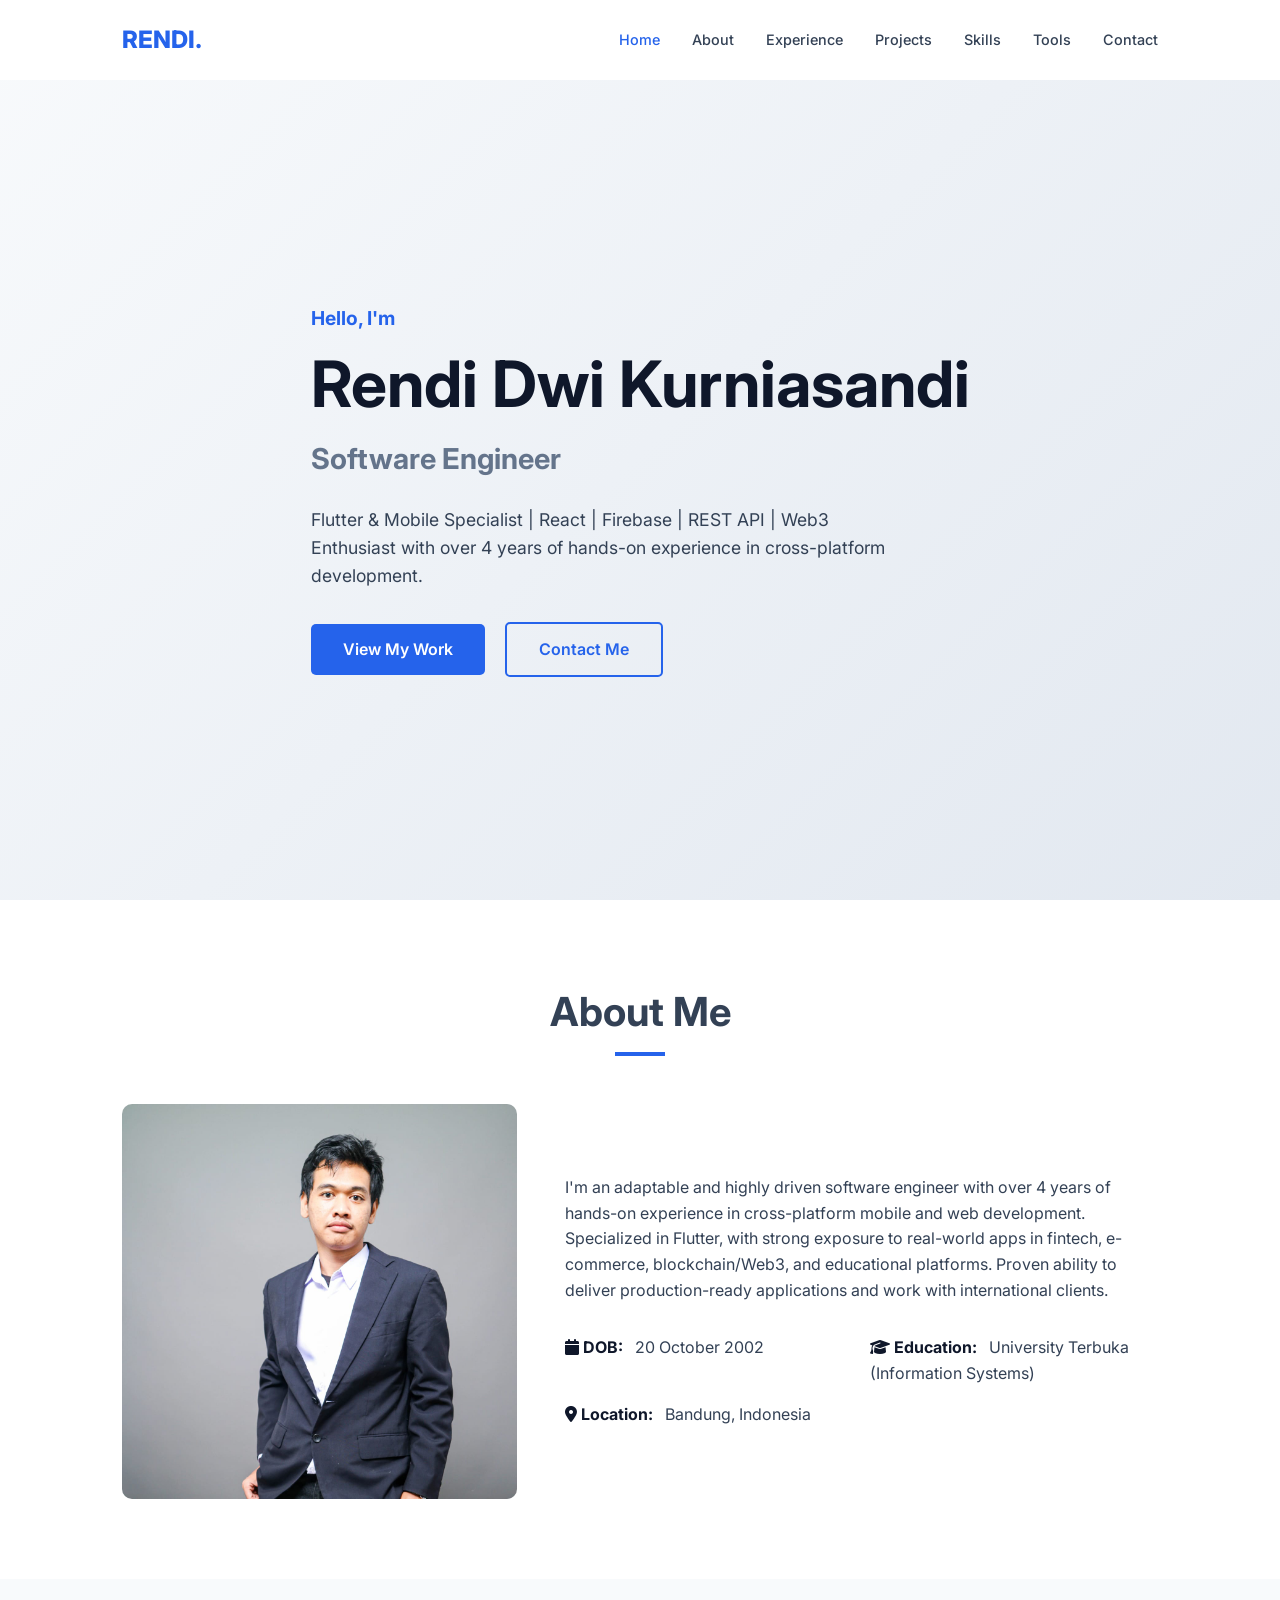
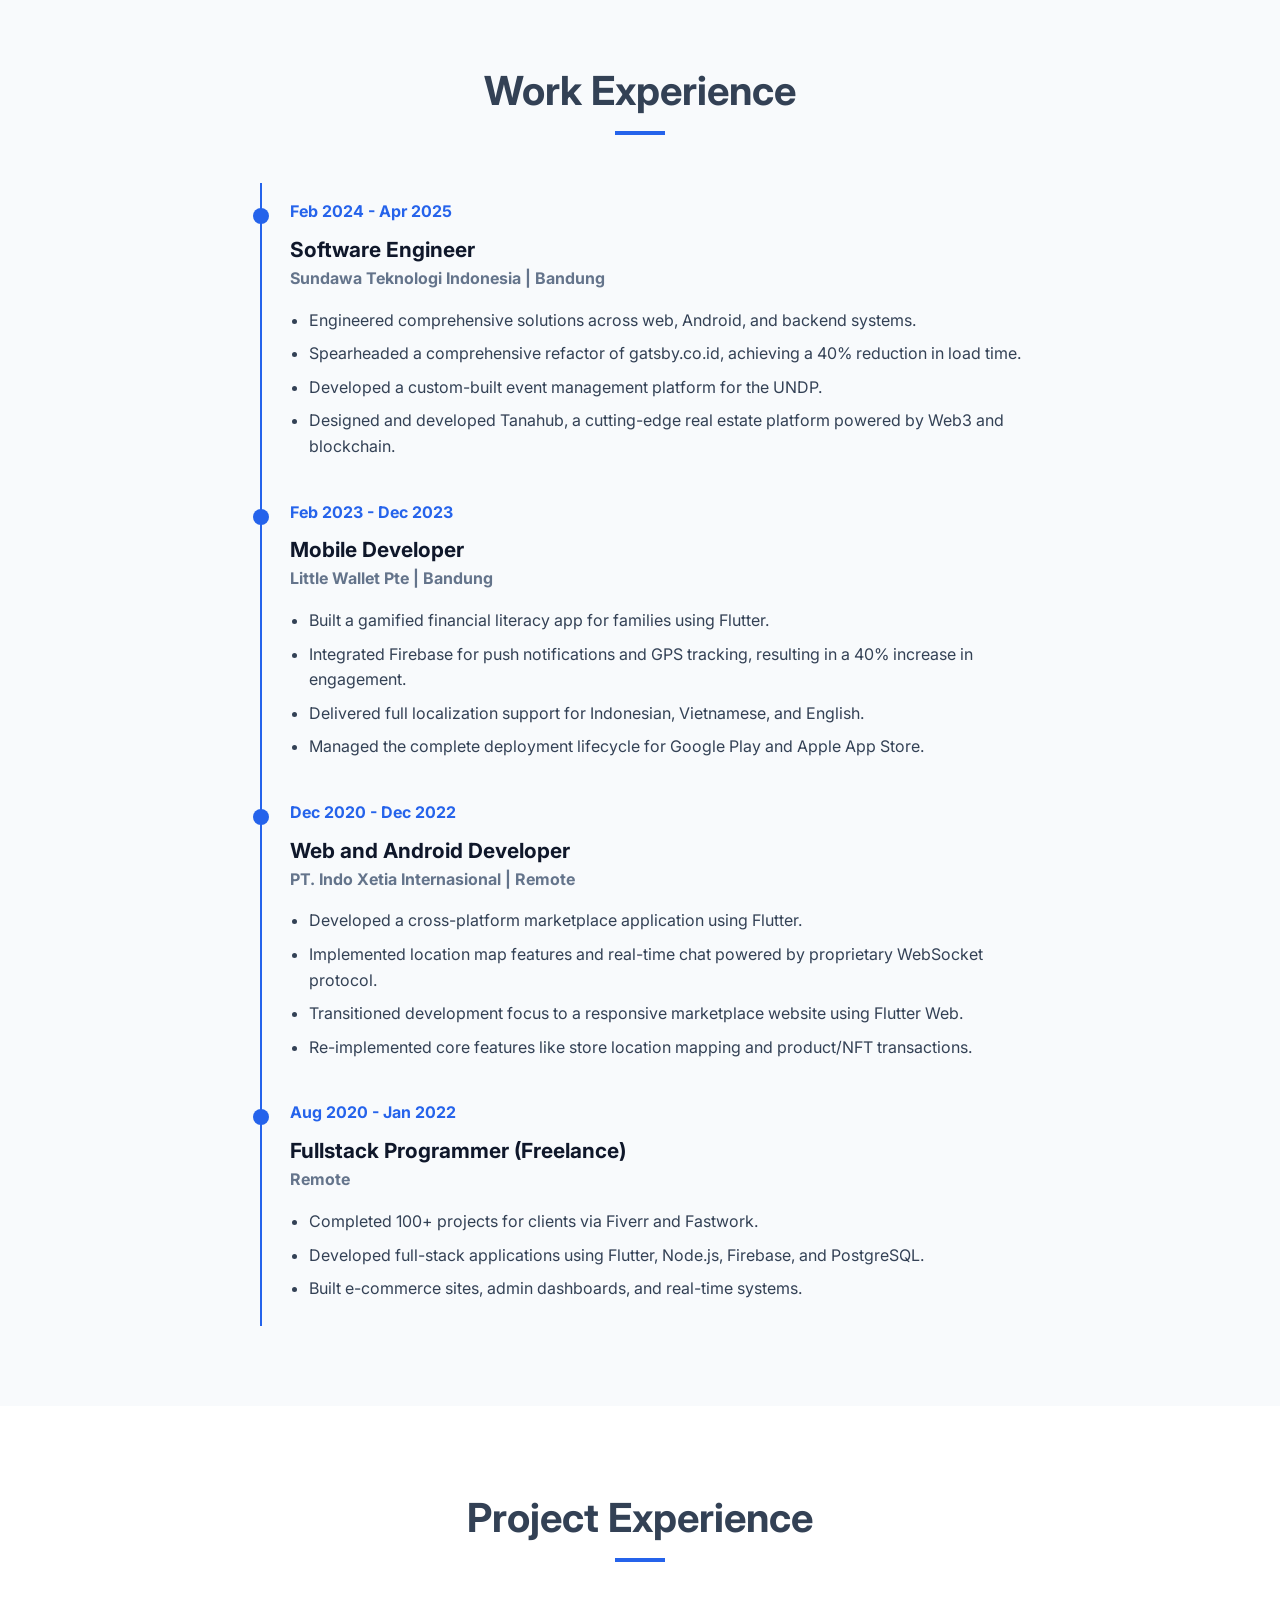
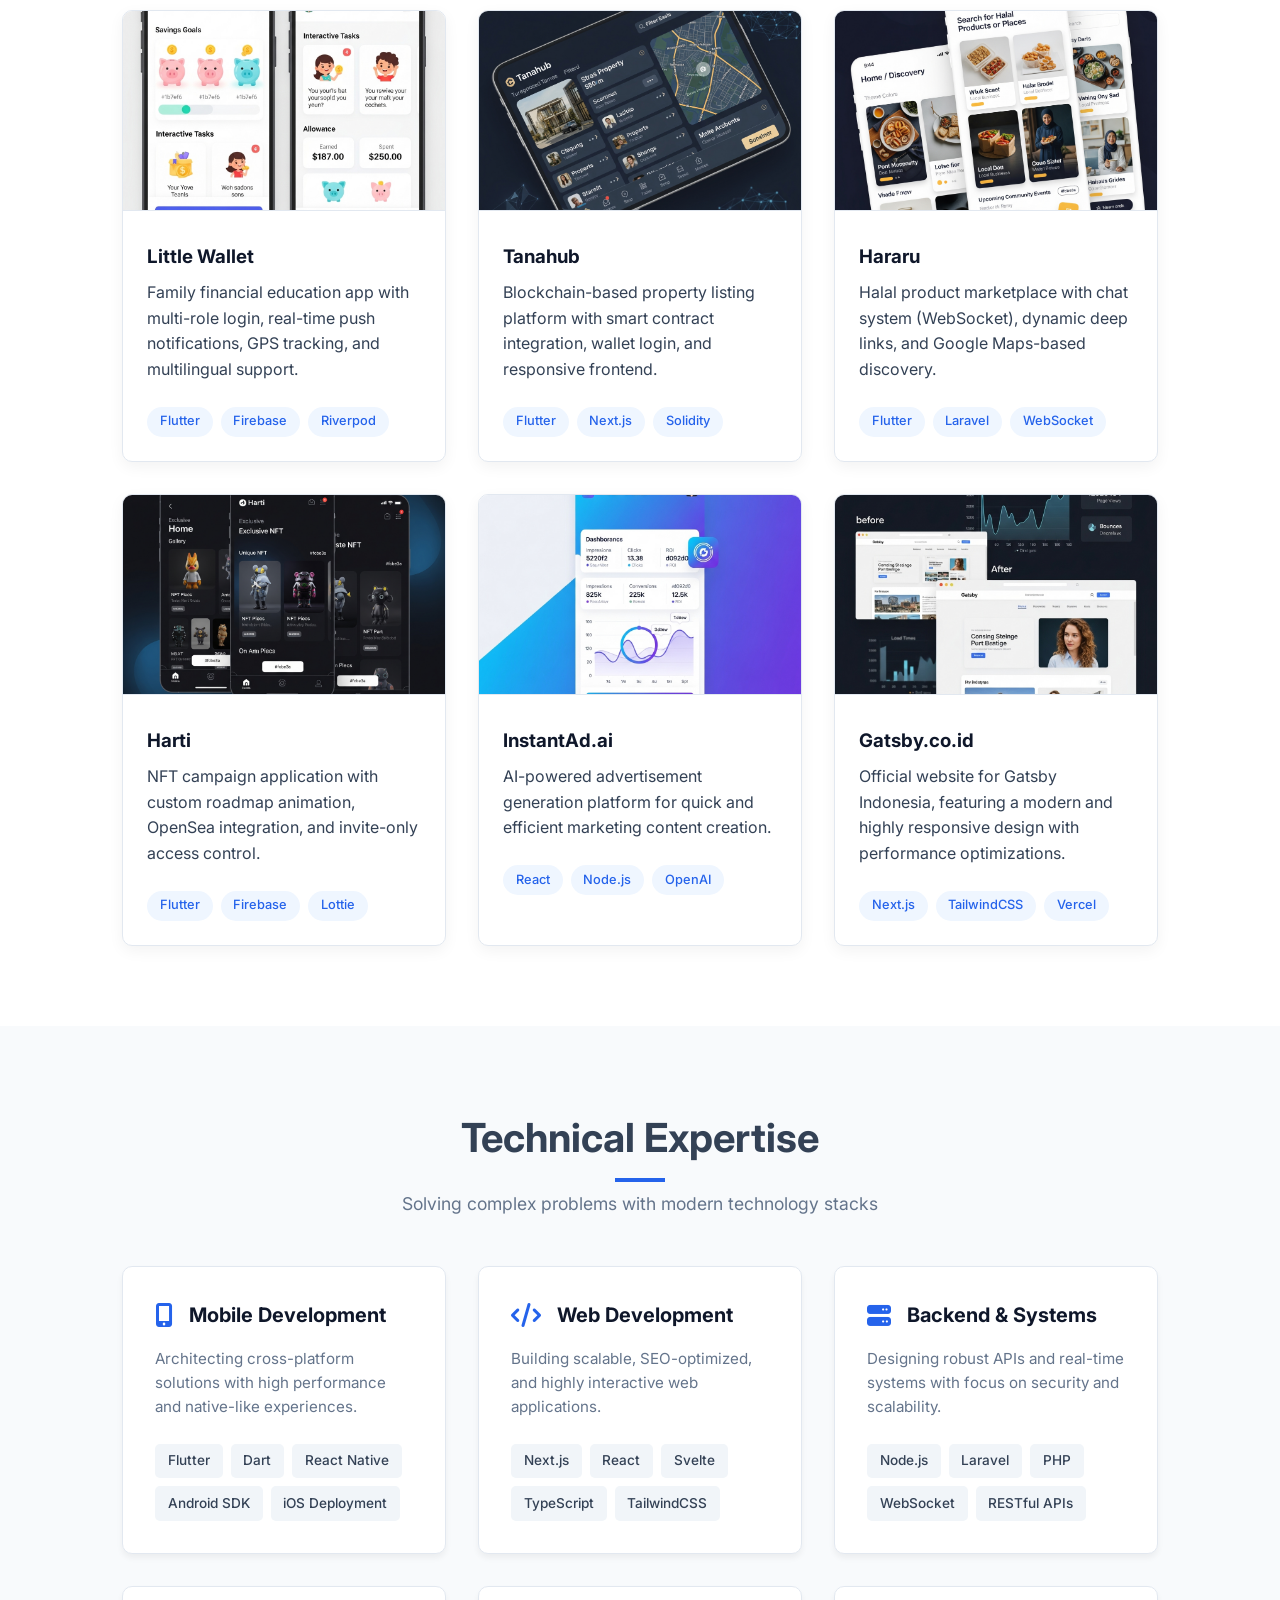
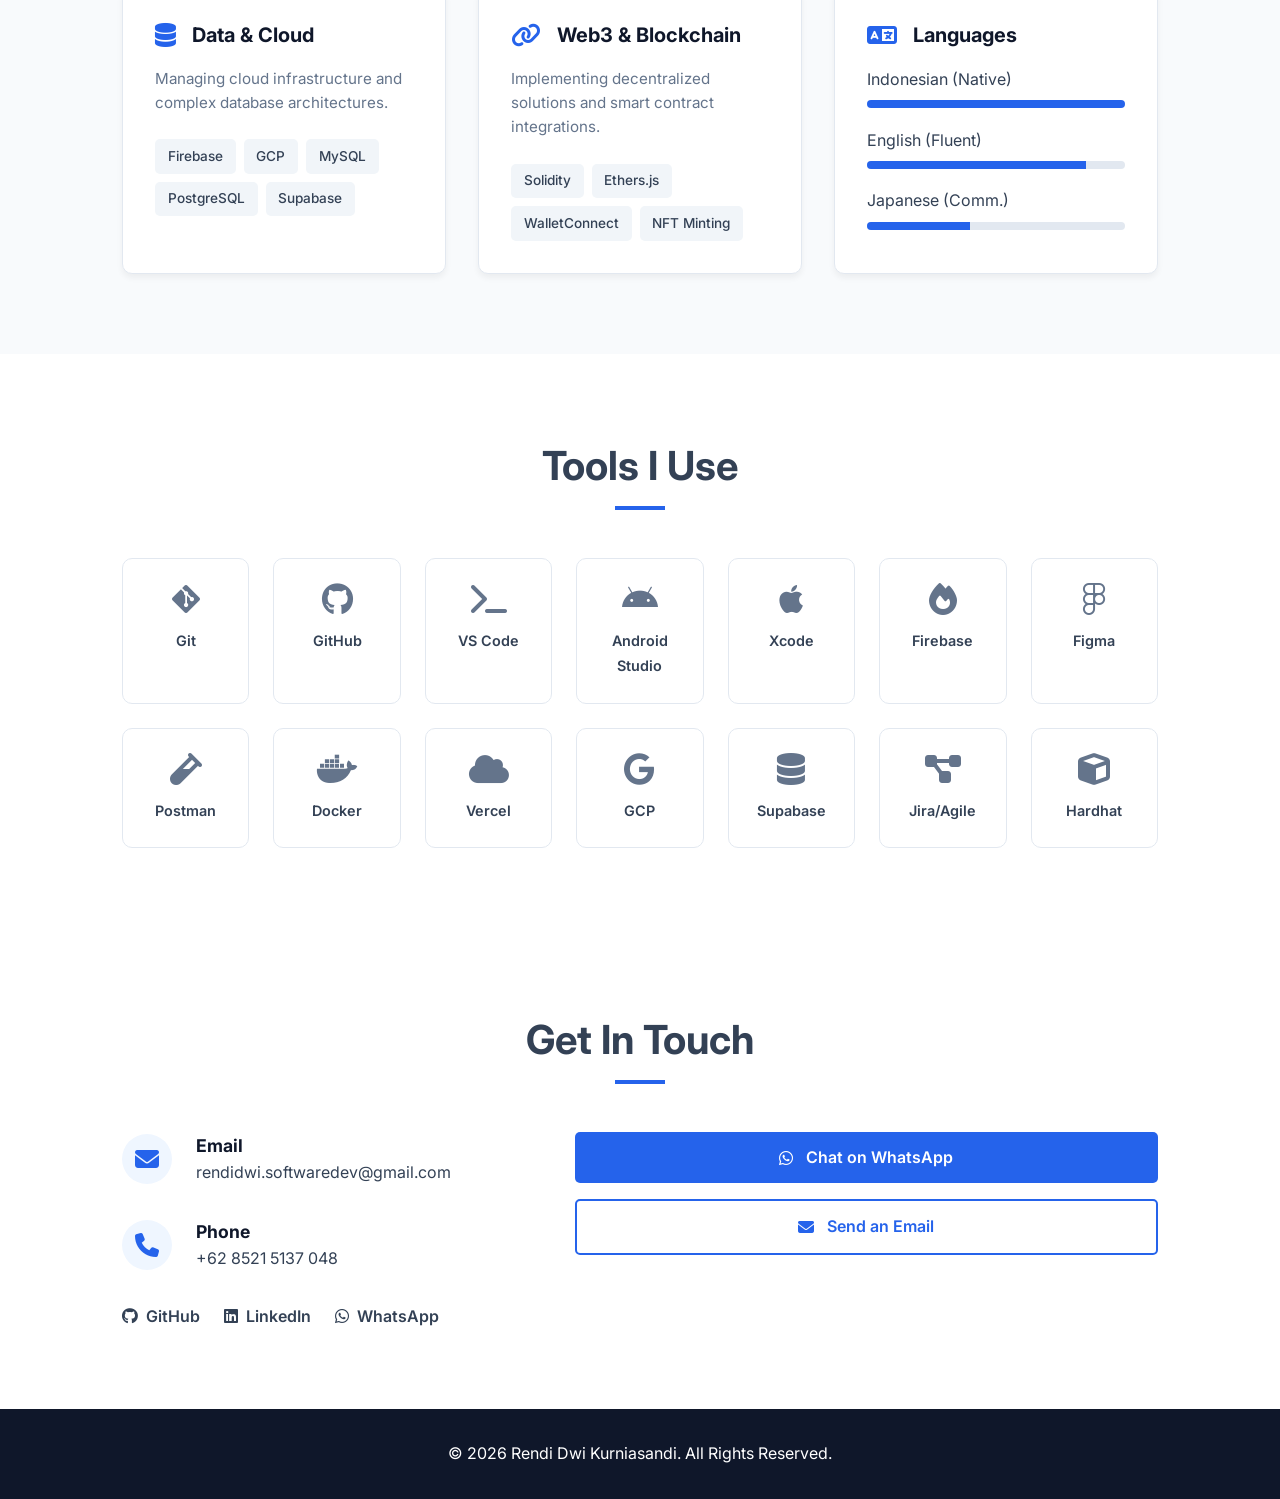
<file: index.html>
<!doctype html>
<html lang="en">
  <head>
    <meta charset="UTF-8" />
    <meta name="viewport" content="width=device-width, initial-scale=1.0" />
    <title>Rendi Dwi Kurniasandi | Web & Mobile Developer</title>
    <link rel="stylesheet" href="style.css" />
    <link
      rel="stylesheet"
      href="https://cdnjs.cloudflare.com/ajax/libs/font-awesome/6.4.0/css/all.min.css"
    />
    <link rel="preconnect" href="https://fonts.googleapis.com" />
    <link rel="preconnect" href="https://fonts.gstatic.com" crossorigin />
    <link
      href="https://fonts.googleapis.com/css2?family=Inter:wght@300;400;500;600;700&display=swap"
      rel="stylesheet"
    />
  </head>
  <body>
    <nav id="navbar">
      <div class="container">
        <div class="logo">RENDI.</div>
        <ul class="nav-links">
          <li><a href="#home" class="active">Home</a></li>
          <li><a href="#about">About</a></li>
          <li><a href="#experience">Experience</a></li>
          <li><a href="#projects">Projects</a></li>
          <li><a href="#skills">Skills</a></li>
          <li><a href="#tools">Tools</a></li>
          <li><a href="#contact">Contact</a></li>
        </ul>
        <div class="burger">
          <div class="line1"></div>
          <div class="line2"></div>
          <div class="line3"></div>
        </div>
      </div>
    </nav>

    <main>
      <!-- Home Section -->
      <section id="home" class="hero-section reveal">
        <div class="container">
          <div class="hero-content">
            <h5>Hello, I'm</h5>
            <h1>Rendi Dwi Kurniasandi</h1>
            <h3>Software Engineer</h3>
            <p>
              Flutter & Mobile Specialist | React | Firebase | REST API | Web3
              Enthusiast with over 4 years of hands-on experience in
              cross-platform development.
            </p>
            <div class="hero-btns">
              <a href="#projects" class="btn btn-primary">View My Work</a>
              <a href="#contact" class="btn btn-secondary">Contact Me</a>
            </div>
          </div>
        </div>
      </section>

      <!-- About Section -->
      <section id="about" class="section reveal fade-left">
        <div class="container">
          <h2 class="section-title">About Me</h2>
          <div class="about-grid">
            <div class="about-img">
              <img
                src="images/user.jpeg"
                alt="Rendi Dwi Kurniasandi"
                style="
                  border-radius: 10px;
                  width: 100%;
                  max-width: 400px;
                  display: block;
                  margin: 0 auto;
                "
              />
            </div>
            <div class="about-text">
              <p>
                I'm an adaptable and highly driven software engineer with over 4
                years of hands-on experience in cross-platform mobile and web
                development. Specialized in Flutter, with strong exposure to
                real-world apps in fintech, e-commerce, blockchain/Web3, and
                educational platforms. Proven ability to deliver
                production-ready applications and work with international
                clients.
              </p>
              <div class="personal-info">
                <div class="info-item">
                  <span><i class="fas fa-calendar"></i> DOB:</span> 20 October
                  2002
                </div>
                <div class="info-item">
                  <span><i class="fas fa-graduation-cap"></i> Education:</span>
                  University Terbuka (Information Systems)
                </div>
                <div class="info-item">
                  <span><i class="fas fa-map-marker-alt"></i> Location:</span>
                  Bandung, Indonesia
                </div>
              </div>
            </div>
          </div>
        </div>
      </section>

      <!-- Experience Section -->
      <section id="experience" class="section bg-light reveal fade-right">
        <div class="container">
          <h2 class="section-title">Work Experience</h2>
          <div class="timeline">
            <div class="timeline-item">
              <div class="timeline-dot"></div>
              <div class="timeline-date">Feb 2024 - Apr 2025</div>
              <div class="timeline-content">
                <h3>Software Engineer</h3>
                <h4>Sundawa Teknologi Indonesia | Bandung</h4>
                <ul>
                  <li>
                    Engineered comprehensive solutions across web, Android, and
                    backend systems.
                  </li>
                  <li>
                    Spearheaded a comprehensive refactor of gatsby.co.id,
                    achieving a 40% reduction in load time.
                  </li>
                  <li>
                    Developed a custom-built event management platform for the
                    UNDP.
                  </li>
                  <li>
                    Designed and developed Tanahub, a cutting-edge real estate
                    platform powered by Web3 and blockchain.
                  </li>
                </ul>
              </div>
            </div>
            <div class="timeline-item">
              <div class="timeline-dot"></div>
              <div class="timeline-date">Feb 2023 - Dec 2023</div>
              <div class="timeline-content">
                <h3>Mobile Developer</h3>
                <h4>Little Wallet Pte | Bandung</h4>
                <ul>
                  <li>
                    Built a gamified financial literacy app for families using
                    Flutter.
                  </li>
                  <li>
                    Integrated Firebase for push notifications and GPS tracking,
                    resulting in a 40% increase in engagement.
                  </li>
                  <li>
                    Delivered full localization support for Indonesian,
                    Vietnamese, and English.
                  </li>
                  <li>
                    Managed the complete deployment lifecycle for Google Play
                    and Apple App Store.
                  </li>
                </ul>
              </div>
            </div>
            <div class="timeline-item">
              <div class="timeline-dot"></div>
              <div class="timeline-date">Dec 2020 - Dec 2022</div>
              <div class="timeline-content">
                <h3>Web and Android Developer</h3>
                <h4>PT. Indo Xetia Internasional | Remote</h4>
                <ul>
                  <li>
                    Developed a cross-platform marketplace application using
                    Flutter.
                  </li>
                  <li>
                    Implemented location map features and real-time chat powered
                    by proprietary WebSocket protocol.
                  </li>
                  <li>
                    Transitioned development focus to a responsive marketplace
                    website using Flutter Web.
                  </li>
                  <li>
                    Re-implemented core features like store location mapping and
                    product/NFT transactions.
                  </li>
                </ul>
              </div>
            </div>
            <div class="timeline-item">
              <div class="timeline-dot"></div>
              <div class="timeline-date">Aug 2020 - Jan 2022</div>
              <div class="timeline-content">
                <h3>Fullstack Programmer (Freelance)</h3>
                <h4>Remote</h4>
                <ul>
                  <li>
                    Completed 100+ projects for clients via Fiverr and Fastwork.
                  </li>
                  <li>
                    Developed full-stack applications using Flutter, Node.js,
                    Firebase, and PostgreSQL.
                  </li>
                  <li>
                    Built e-commerce sites, admin dashboards, and real-time
                    systems.
                  </li>
                </ul>
              </div>
            </div>
          </div>
        </div>
      </section>

      <!-- Projects Section -->
      <section id="projects" class="section reveal fade-up">
        <div class="container">
          <h2 class="section-title">Project Experience</h2>
          <div class="projects-grid">
            <div class="project-card">
              <img
                src="images/littlewallet.png"
                alt="Little Wallet"
                class="project-img"
              />
              <div class="project-info">
                <h3>Little Wallet</h3>
                <p>
                  Family financial education app with multi-role login,
                  real-time push notifications, GPS tracking, and multilingual
                  support.
                </p>
                <div class="project-tech">
                  <span>Flutter</span>
                  <span>Firebase</span>
                  <span>Riverpod</span>
                </div>
              </div>
            </div>
            <div class="project-card">
              <img src="images/tanahub.png" alt="Tanahub" class="project-img" />
              <div class="project-info">
                <h3>Tanahub</h3>
                <p>
                  Blockchain-based property listing platform with smart contract
                  integration, wallet login, and responsive frontend.
                </p>
                <div class="project-tech">
                  <span>Flutter</span>
                  <span>Next.js</span>
                  <span>Solidity</span>
                </div>
              </div>
            </div>
            <div class="project-card">
              <img src="images/hararu.png" alt="Hararu" class="project-img" />
              <div class="project-info">
                <h3>Hararu</h3>
                <p>
                  Halal product marketplace with chat system (WebSocket),
                  dynamic deep links, and Google Maps-based discovery.
                </p>
                <div class="project-tech">
                  <span>Flutter</span>
                  <span>Laravel</span>
                  <span>WebSocket</span>
                </div>
              </div>
            </div>
            <div class="project-card">
              <img src="images/harti.png" alt="Harti" class="project-img" />
              <div class="project-info">
                <h3>Harti</h3>
                <p>
                  NFT campaign application with custom roadmap animation,
                  OpenSea integration, and invite-only access control.
                </p>
                <div class="project-tech">
                  <span>Flutter</span>
                  <span>Firebase</span>
                  <span>Lottie</span>
                </div>
              </div>
            </div>
            <div class="project-card">
              <img
                src="images/instandad.png"
                alt="InstantAd.ai"
                class="project-img"
              />
              <div class="project-info">
                <h3>InstantAd.ai</h3>
                <p>
                  AI-powered advertisement generation platform for quick and
                  efficient marketing content creation.
                </p>
                <div class="project-tech">
                  <span>React</span>
                  <span>Node.js</span>
                  <span>OpenAI</span>
                </div>
              </div>
            </div>
            <div class="project-card">
              <img
                src="images/gatsby.png"
                alt="Gatsby.co.id"
                class="project-img"
              />
              <div class="project-info">
                <h3>Gatsby.co.id</h3>
                <p>
                  Official website for Gatsby Indonesia, featuring a modern and
                  highly responsive design with performance optimizations.
                </p>
                <div class="project-tech">
                  <span>Next.js</span>
                  <span>TailwindCSS</span>
                  <span>Vercel</span>
                </div>
              </div>
            </div>
          </div>
        </div>
      </section>

      <!-- Skills Section -->
      <section id="skills" class="section bg-light reveal fade-left">
        <div class="container">
          <h2 class="section-title">Technical Expertise</h2>
          <p class="section-subtitle">
            Solving complex problems with modern technology stacks
          </p>
          <div class="skills-grid">
            <div class="skill-category">
              <div class="skill-category-header">
                <i class="fas fa-mobile-alt"></i>
                <h3>Mobile Development</h3>
              </div>
              <p>
                Architecting cross-platform solutions with high performance and
                native-like experiences.
              </p>
              <div class="skill-tags">
                <span>Flutter</span><span>Dart</span><span>React Native</span
                ><span>Android SDK</span><span>iOS Deployment</span>
              </div>
            </div>
            <div class="skill-category">
              <div class="skill-category-header">
                <i class="fas fa-code"></i>
                <h3>Web Development</h3>
              </div>
              <p>
                Building scalable, SEO-optimized, and highly interactive web
                applications.
              </p>
              <div class="skill-tags">
                <span>Next.js</span><span>React</span><span>Svelte</span
                ><span>TypeScript</span><span>TailwindCSS</span>
              </div>
            </div>
            <div class="skill-category">
              <div class="skill-category-header">
                <i class="fas fa-server"></i>
                <h3>Backend & Systems</h3>
              </div>
              <p>
                Designing robust APIs and real-time systems with focus on
                security and scalability.
              </p>
              <div class="skill-tags">
                <span>Node.js</span><span>Laravel</span><span>PHP</span
                ><span>WebSocket</span><span>RESTful APIs</span>
              </div>
            </div>
            <div class="skill-category">
              <div class="skill-category-header">
                <i class="fas fa-database"></i>
                <h3>Data & Cloud</h3>
              </div>
              <p>
                Managing cloud infrastructure and complex database
                architectures.
              </p>
              <div class="skill-tags">
                <span>Firebase</span><span>GCP</span><span>MySQL</span
                ><span>PostgreSQL</span><span>Supabase</span>
              </div>
            </div>
            <div class="skill-category">
              <div class="skill-category-header">
                <i class="fas fa-link"></i>
                <h3>Web3 & Blockchain</h3>
              </div>
              <p>
                Implementing decentralized solutions and smart contract
                integrations.
              </p>
              <div class="skill-tags">
                <span>Solidity</span><span>Ethers.js</span
                ><span>WalletConnect</span><span>NFT Minting</span>
              </div>
            </div>
            <div class="skill-category">
              <div class="skill-category-header">
                <i class="fas fa-language"></i>
                <h3>Languages</h3>
              </div>
              <div class="language-list">
                <div class="lang-item">
                  <span>Indonesian (Native)</span>
                  <div class="lang-bar">
                    <div class="lang-progress" style="width: 100%"></div>
                  </div>
                </div>
                <div class="lang-item">
                  <span>English (Fluent)</span>
                  <div class="lang-bar">
                    <div class="lang-progress" style="width: 85%"></div>
                  </div>
                </div>
                <div class="lang-item">
                  <span>Japanese (Comm.)</span>
                  <div class="lang-bar">
                    <div class="lang-progress" style="width: 40%"></div>
                  </div>
                </div>
              </div>
            </div>
          </div>
        </div>
      </section>

      <!-- Tools Section -->
      <section id="tools" class="section reveal fade-right">
        <div class="container">
          <h2 class="section-title">Tools I Use</h2>
          <div class="tools-grid">
            <div class="tool-item" style="--i: 1">
              <i class="fab fa-git-alt"></i><span>Git</span>
            </div>
            <div class="tool-item" style="--i: 2">
              <i class="fab fa-github"></i><span>GitHub</span>
            </div>
            <div class="tool-item" style="--i: 3">
              <i class="fas fa-terminal"></i><span>VS Code</span>
            </div>
            <div class="tool-item" style="--i: 4">
              <i class="fab fa-android"></i><span>Android Studio</span>
            </div>
            <div class="tool-item" style="--i: 5">
              <i class="fab fa-apple"></i><span>Xcode</span>
            </div>
            <div class="tool-item" style="--i: 6">
              <i class="fas fa-fire"></i><span>Firebase</span>
            </div>
            <div class="tool-item" style="--i: 7">
              <i class="fab fa-figma"></i><span>Figma</span>
            </div>
            <div class="tool-item" style="--i: 8">
              <i class="fas fa-vial"></i><span>Postman</span>
            </div>
            <div class="tool-item" style="--i: 9">
              <i class="fab fa-docker"></i><span>Docker</span>
            </div>
            <div class="tool-item" style="--i: 10">
              <i class="fas fa-cloud"></i><span>Vercel</span>
            </div>
            <div class="tool-item" style="--i: 11">
              <i class="fab fa-google"></i><span>GCP</span>
            </div>
            <div class="tool-item" style="--i: 12">
              <i class="fas fa-database"></i><span>Supabase</span>
            </div>
            <div class="tool-item" style="--i: 13">
              <i class="fas fa-project-diagram"></i><span>Jira/Agile</span>
            </div>
            <div class="tool-item" style="--i: 14">
              <i class="fas fa-cube"></i><span>Hardhat</span>
            </div>
          </div>
        </div>
      </section>

      <!-- Contact Section -->
      <section id="contact" class="section reveal fade-up">
        <div class="container">
          <h2 class="section-title">Get In Touch</h2>
          <div class="contact-content">
            <div class="contact-info">
              <div class="contact-item">
                <i class="fas fa-envelope"></i>
                <div>
                  <h4>Email</h4>
                  <p>rendidwi.softwaredev@gmail.com</p>
                </div>
              </div>
              <div class="contact-item">
                <i class="fas fa-phone"></i>
                <div>
                  <h4>Phone</h4>
                  <p>+62 8521 5137 048</p>
                </div>
              </div>
              <div class="contact-links">
                <a href="https://github.com/sniren210" target="_blank"
                  ><i class="fab fa-github"></i> GitHub</a
                >
                <a
                  href="https://www.linkedin.com/in/rendi-dwi-kurniasandi-9442571b6/"
                  target="_blank"
                  ><i class="fab fa-linkedin"></i> LinkedIn</a
                >
                <a href="https://wa.me/6285215137048" target="_blank"
                  ><i class="fab fa-whatsapp"></i> WhatsApp</a
                >
              </div>
            </div>
            <div class="contact-buttons">
              <a
                href="https://wa.me/6285215137048?text=Hi%20Rendi,%20I'm%20interested%20in%20discussing%20a%20project"
                class="btn btn-primary contact-btn"
                target="_blank"
              >
                <i class="fab fa-whatsapp"></i> Chat on WhatsApp
              </a>
              <a
                href="mailto:rendidwi.softwaredev@gmail.com?subject=Project%20Inquiry"
                class="btn btn-secondary contact-btn"
              >
                <i class="fas fa-envelope"></i> Send an Email
              </a>
              <!-- <a href="tel:+6285215137048" class="btn btn-secondary contact-btn">
                            <i class="fas fa-phone"></i> Call Me Directly
                        </a> -->
            </div>
          </div>
        </div>
      </section>
    </main>

    <footer>
      <div class="container">
        <p>&copy; 2026 Rendi Dwi Kurniasandi. All Rights Reserved.</p>
      </div>
    </footer>

    <script src="script.js"></script>
  </body>
</html>
</file>
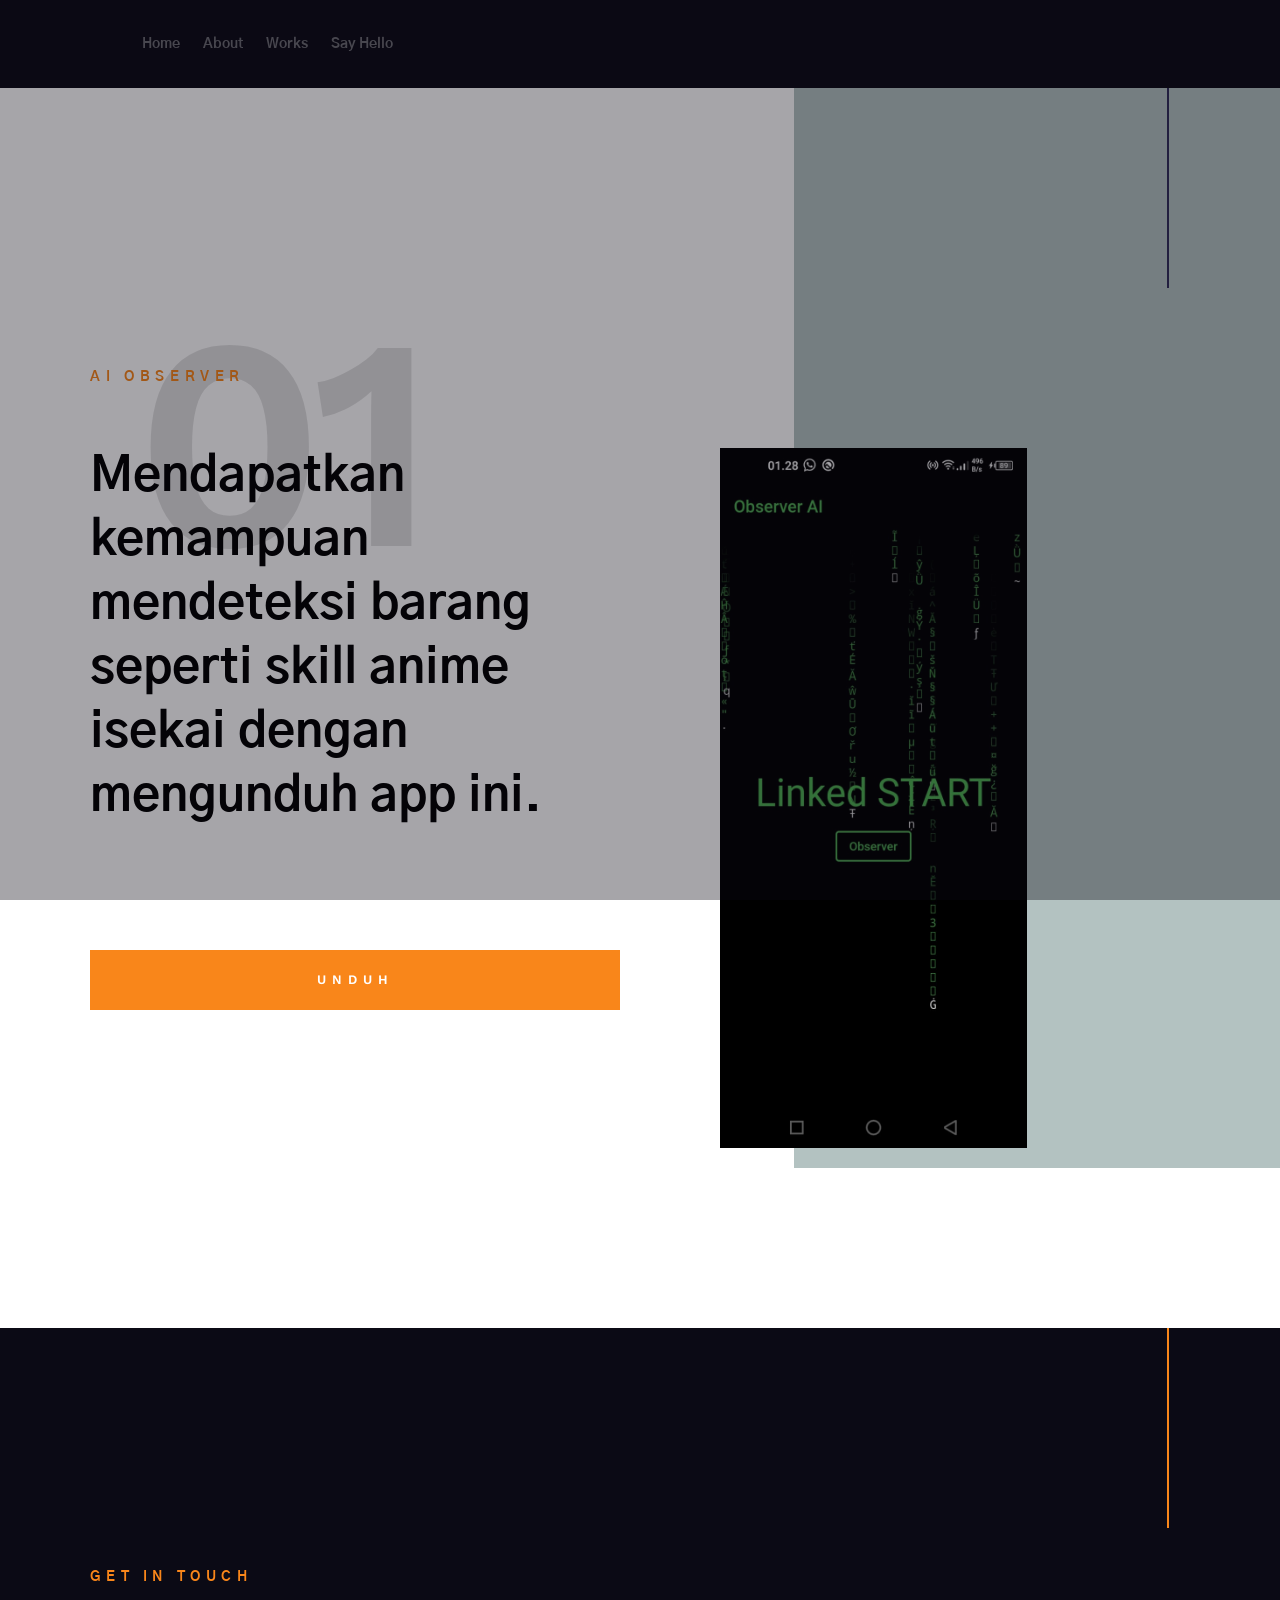
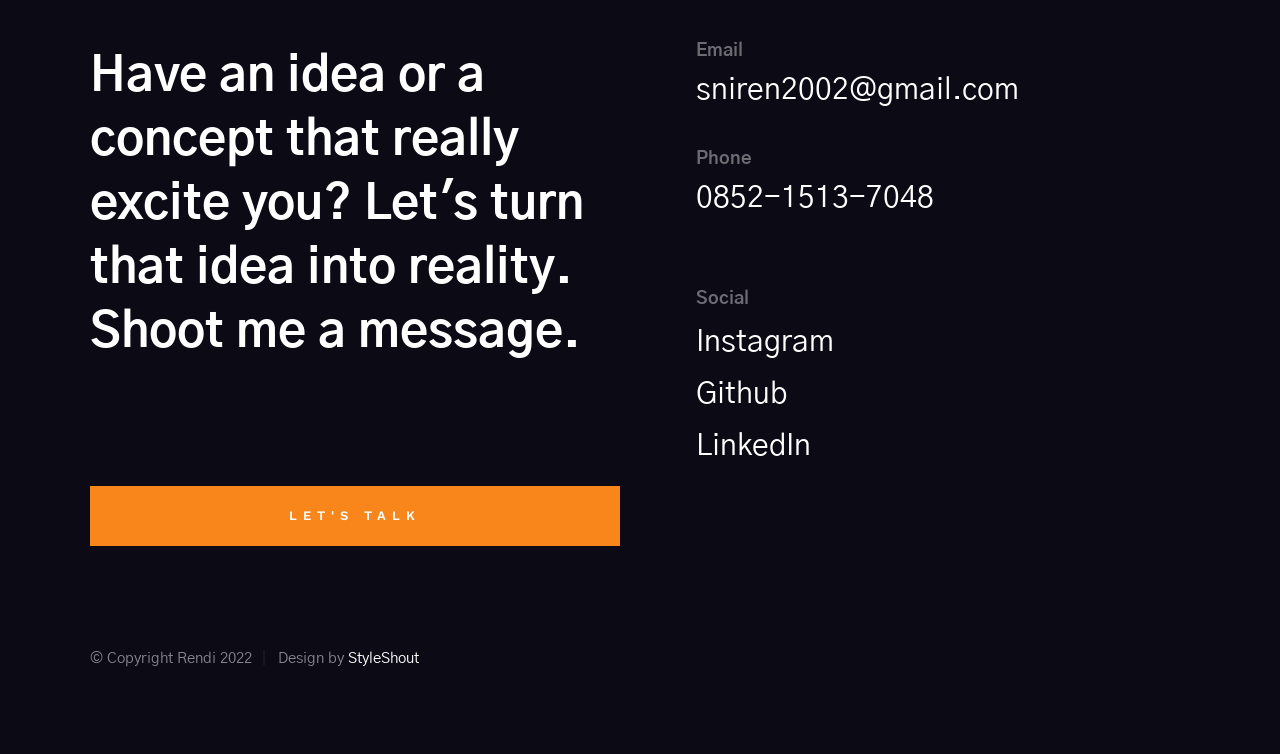
<file: ai_apps.html>
<!DOCTYPE html>
<html class="no-js" lang="en">
  <head>
    <!--- basic page needs
    ================================================== -->
    <meta charset="utf-8" />
    <title>Portfolio Rendi</title>
    <meta name="description" content="" />
    <meta name="author" content="" />

    <!-- mobile specific metas
    ================================================== -->
    <meta name="viewport" content="width=device-width, initial-scale=1" />

    <!-- CSS
    ================================================== -->
    <link rel="stylesheet" href="css/base.css" />
    <link rel="stylesheet" href="css/main.css" />
    <link rel="stylesheet" href="css/vendor.css" />

    <!-- script
    ================================================== -->
    <script src="js/modernizr.js"></script>

    <!-- favicons
    ================================================== -->
    <link rel="apple-touch-icon" sizes="180x180" href="apple-touch-icon.png" />
    <link rel="icon" type="image/png" sizes="32x32" href="favicon-32x32.png" />
    <link rel="icon" type="image/png" sizes="16x16" href="favicon-16x16.png" />
    <link rel="manifest" href="site.webmanifest" />
  </head>

  <body id="top">
    <!-- preloader
    ================================================== -->
    <div id="preloader">
      <div id="loader" class="dots-fade">
        <div></div>
        <div></div>
        <div></div>
      </div>
    </div>

    <!-- header
    ================================================== -->
    <header class="sticky" style="opacity: 1; visibility: visible">
      <div class="header-content">
        <nav class="row header-nav-wrap">
          <ul class="header-nav">
            <li>
              <a
                href="https://sniren210.github.io/index.html#hero"
                >Home</a
              >
            </li>
            <li>
              <a
                href="https://sniren210.github.io/index.html#about"
                >About</a
              >
            </li>
            <li>
              <a
                href="https://sniren210.github.io/index.html#portfolio"
                >Works</a
              >
            </li>
            <li>
              <a href="mailto:sniren2002@gmail.com" title="Contact us"
                >Say Hello</a
              >
            </li>
          </ul>
        </nav>
        <!-- end header-nav-wrap -->
      </div>
      <!-- end header-content -->

      <a class="header-menu-toggle" href="#0"><span>Menu</span></a>
    </header>

    <!-- about
    ================================================== -->
    <section id="about" class="s-about target-section">
      <div class="s-about__section s-about__section--profile">
        <div class="right-vert-line"></div>

        <div class="row">
          <div class="column large-6 medium-8 tab-full">
            <div class="section-intro" data-num="01" data-aos="fade-up">
              <h3 class="subhead">AI Observer</h3>
              <h1 class="display-1">
                Mendapatkan kemampuan mendeteksi barang seperti skill anime
                isekai dengan mengunduh app ini.
              </h1>
            </div>

            <div class="profile-pic" data-aos="fade-up" style="display: block">
              <img src="images/portfolio/ai observer.jpg" alt="" />
            </div>

            <div class="footer-email-us">
              <a
                href="https://sniren210.github.io/AI Observer.apk"
                class="btn btn--primary h-full-width"
                >UNDUH</a
              >
            </div>
          </div>
        </div>
      </div>
      <!-- end s-about__section--profile -->
    </section>
    <!-- end s-about -->

    <!-- footer
    ================================================== -->
    <footer class="s-footer h-dark-bg">
      <div class="right-vert-line"></div>

      <div class="row s-footer__main">
        <div class="column large-6">
          <div class="section-intro" data-aos="fade-up">
            <h3 class="subhead">Get In Touch</h3>

            <h1 class="display-1">
              Have an idea or a concept that really excite you? Let's turn that
              idea into reality. Shoot me a message.
            </h1>
          </div>

          <div class="footer-email-us">
            <a
              href="mailto:sniren2002@gmail.com"
              class="btn btn--primary h-full-width"
              >Let's Talk</a
            >
          </div>
        </div>

        <div class="column large-5">
          <div class="footer-contacts">
            <div class="footer-contact-block" data-aos="fade-up">
              <h5 class="footer-contact-block__header">Email</h5>
              <p class="footer-contact-block__content">
                <a href="mailto:sniren2002@gmail.com">sniren2002@gmail.com</a>
              </p>
            </div>
            <!-- end footer-contact-block -->
            <div class="footer-contact-block" data-aos="fade-up">
              <h5 class="footer-contact-block__header">Phone</h5>
              <p class="footer-contact-block__content">
                <a href="tel:0852-1513-7048">0852-1513-7048</a>
              </p>
            </div>
            <!-- end footer-contact-block -->
            <br />
            <div class="footer-contact-block" data-aos="fade-up">
              <h5 class="footer-contact-block__header">Social</h5>
              <ul class="footer-contact-block__list">
                <li>
                  <a href="https://www.instagram.com/r3ndks/">Instagram</a>
                </li>
                <li><a href="https://github.com/sniren210">Github</a></li>
                <li>
                  <a
                    href="https://www.linkedin.com/in/rendi-dwi-kurniasandi-9442571b6/"
                    >LinkedIn</a
                  >
                </li>
              </ul>
            </div>
            <!-- end footer-contact-block -->
          </div>
        </div>
      </div>
      <!-- end s-footer__main -->

      <div class="row s-footer__bottom">
        <div class="column large-full ss-copyright">
          <span>© Copyright Rendi 2022</span>
          <span
            >Design by
            <a href="https://www.styleshout.com/">StyleShout</a></span
          >
        </div>
        <!-- end ss-copyright -->

        <div class="ss-go-top">
          <a class="smoothscroll" title="Back to Top" href="#top">
            <svg
              xmlns="http://www.w3.org/2000/svg"
              width="24"
              height="24"
              viewBox="0 0 24 24"
            >
              <path d="M12 0l8 9h-6v15h-4v-15h-6z" />
            </svg>
          </a>
        </div>
        <!-- end ss-go-top -->
      </div>
      <!-- end s-footer__bottom -->
    </footer>
    <!-- end s-footer -->

    <!-- photoswipe background
    ================================================== -->
    <div aria-hidden="true" class="pswp" role="dialog" tabindex="-1">
      <div class="pswp__bg"></div>
      <div class="pswp__scroll-wrap">
        <div class="pswp__container">
          <div class="pswp__item"></div>
          <div class="pswp__item"></div>
          <div class="pswp__item"></div>
        </div>

        <div class="pswp__ui pswp__ui--hidden">
          <div class="pswp__top-bar">
            <div class="pswp__counter"></div>
            <button
              class="pswp__button pswp__button--close"
              title="Close (Esc)"
            ></button>
            <button
              class="pswp__button pswp__button--share"
              title="Share"
            ></button>
            <button
              class="pswp__button pswp__button--fs"
              title="Toggle fullscreen"
            ></button>
            <button
              class="pswp__button pswp__button--zoom"
              title="Zoom in/out"
            ></button>
            <div class="pswp__preloader">
              <div class="pswp__preloader__icn">
                <div class="pswp__preloader__cut">
                  <div class="pswp__preloader__donut"></div>
                </div>
              </div>
            </div>
          </div>
          <div
            class="pswp__share-modal pswp__share-modal--hidden pswp__single-tap"
          >
            <div class="pswp__share-tooltip"></div>
          </div>
          <button
            class="pswp__button pswp__button--arrow--left"
            title="Previous (arrow left)"
          ></button>
          <button
            class="pswp__button pswp__button--arrow--right"
            title="Next (arrow right)"
          ></button>
          <div class="pswp__caption">
            <div class="pswp__caption__center"></div>
          </div>
        </div>
      </div>
    </div>
    <!-- end photoSwipe background -->

    <!-- Java Script
    ================================================== -->
    <script src="js/jquery-3.2.1.min.js"></script>
    <script src="js/plugins.js"></script>
    <script src="js/main.js"></script>
  </body>
</html>
</file>
<file: style.css>
:root {
    --primary-color: #2563eb;
    --secondary-color: #64748b;
    --dark-color: #0f172a;
    --light-color: #f8fafc;
    --text-color: #334155;
    --white: #ffffff;
    --transition: all 0.3s ease;
}

* {
    margin: 0;
    padding: 0;
    box-sizing: border-box;
}

body {
    font-family: 'Inter', sans-serif;
    line-height: 1.6;
    color: var(--text-color);
    background-color: var(--white);
    overflow-x: hidden;
}

.container {
    max-width: 1100px;
    margin: 0 auto;
    padding: 0 2rem;
}

a {
    text-decoration: none;
    color: inherit;
    transition: var(--transition);
}

ul {
    list-style: none;
}

img {
    max-width: 100%;
}

.section {
    padding: 5rem 0;
}

.section-title {
    font-size: 2.5rem;
    text-align: center;
    margin-bottom: 3rem;
    position: relative;
}

.section-title::after {
    content: '';
    display: block;
    width: 50px;
    height: 4px;
    background: var(--primary-color);
    margin: 0.5rem auto;
}

.section-subtitle {
    text-align: center;
    margin-top: -2.5rem;
    margin-bottom: 3rem;
    color: var(--secondary-color);
    font-size: 1.1rem;
}

.bg-light {
    background-color: var(--light-color);
}

.btn {
    display: inline-block;
    padding: 0.8rem 2rem;
    border-radius: 5px;
    font-weight: 600;
    cursor: pointer;
    transition: var(--transition);
    border: none;
}

.btn-primary {
    background-color: var(--primary-color);
    color: var(--white);
}

.btn-primary:hover {
    background-color: #1d4ed8;
    transform: translateY(-2px);
}

.btn-secondary {
    background-color: transparent;
    border: 2px solid var(--primary-color);
    color: var(--primary-color);
}

.btn-secondary:hover {
    background-color: var(--primary-color);
    color: var(--white);
    transform: translateY(-2px);
}

/* Navbar */
#navbar {
    height: 80px;
    display: flex;
    align-items: center;
    position: fixed;
    top: 0;
    width: 100%;
    background: var(--white);
    z-index: 1000;
    box-shadow: 0 2px 10px rgba(0,0,0,0.1);
    transition: var(--transition);
}

#navbar .container {
    display: flex;
    justify-content: space-between;
    align-items: center;
    width: 100%;
}

.logo {
    font-size: 1.5rem;
    font-weight: 800;
    color: var(--primary-color);
}

.nav-links {
    display: flex;
}

.nav-links li {
    margin-left: 2rem;
}

.nav-links a {
    font-weight: 500;
    font-size: 0.9rem;
}

.nav-links a:hover, .nav-links a.active {
    color: var(--primary-color);
}

.burger {
    display: none;
    cursor: pointer;
}

.burger div {
    width: 25px;
    height: 3px;
    background-color: var(--text-color);
    margin: 5px;
    transition: var(--transition);
}

/* Hero Section */
.hero-section {
    height: 100vh;
    display: flex;
    align-items: center;
    background: linear-gradient(135deg, #f8fafc 0%, #e2e8f0 100%);
    padding-top: 80px;
}

.hero-content h5 {
    color: var(--primary-color);
    font-size: 1.2rem;
    margin-bottom: 1rem;
}

.hero-content h1 {
    font-size: 4rem;
    line-height: 1.1;
    margin-bottom: 1rem;
    color: var(--dark-color);
}

.hero-content h3 {
    font-size: 1.8rem;
    color: var(--secondary-color);
    margin-bottom: 1.5rem;
}

.hero-content p {
    max-width: 600px;
    font-size: 1.1rem;
    margin-bottom: 2rem;
}

.hero-btns .btn {
    margin-right: 1rem;
}

/* About Section */
.about-grid {
    display: grid;
    grid-template-columns: 1fr 1.5fr;
    gap: 3rem;
    align-items: center;
}

.about-text p {
    margin-bottom: 1.5rem;
}

.personal-info {
    display: grid;
    grid-template-columns: repeat(auto-fit, minmax(250px, 1fr));
    gap: 1rem;
    margin-top: 2rem;
}

.info-item span {
    font-weight: 700;
    color: var(--dark-color);
    margin-right: 0.5rem;
}

/* Experience Section */
.timeline {
    position: relative;
    max-width: 800px;
    margin: 0 auto;
}

.timeline::after {
    content: '';
    position: absolute;
    width: 2px;
    background-color: var(--primary-color);
    top: 0;
    bottom: 0;
    left: 20px;
}

.timeline-item {
    padding: 1rem 0 1rem 50px;
    position: relative;
}

.timeline-dot {
    position: absolute;
    width: 16px;
    height: 16px;
    left: 13px;
    background-color: var(--primary-color);
    border-radius: 50%;
    top: 25px;
    z-index: 1;
}

.timeline-date {
    font-weight: 700;
    color: var(--primary-color);
    margin-bottom: 0.5rem;
}

.timeline-content h3 {
    font-size: 1.3rem;
    color: var(--dark-color);
}

.timeline-content h4 {
    color: var(--secondary-color);
    margin-bottom: 1rem;
}

.timeline-content ul {
    list-style: disc;
    margin-left: 1.2rem;
}

.timeline-content li {
    margin-bottom: 0.5rem;
}

/* Projects Section */
.projects-grid {
    display: grid;
    grid-template-columns: repeat(auto-fit, minmax(300px, 1fr));
    gap: 2rem;
}

.project-card {
    background: var(--white);
    border-radius: 10px;
    overflow: hidden;
    box-shadow: 0 5px 15px rgba(0,0,0,0.05);
    transition: var(--transition);
    border: 1px solid #e2e8f0;
}

.project-card:hover {
    transform: translateY(-10px);
    box-shadow: 0 15px 30px rgba(0,0,0,0.1);
}

.project-img {
    width: 100%;
    height: 200px;
    object-fit: cover;
    border-bottom: 1px solid #e2e8f0;
}

.project-info {
    padding: 1.5rem;
}

.project-info h3 {
    margin-bottom: 0.5rem;
    color: var(--dark-color);
}

.project-tag {
    color: var(--primary-color);
    font-size: 0.8rem;
    font-weight: 700;
    margin-bottom: 1rem;
    text-transform: uppercase;
}

.project-tech {
    margin-top: 1.5rem;
    display: flex;
    flex-wrap: wrap;
    gap: 0.5rem;
}

.project-tech span {
    background: #eff6ff;
    color: var(--primary-color);
    padding: 0.3rem 0.8rem;
    border-radius: 20px;
    font-size: 0.8rem;
    font-weight: 500;
}

/* Skills Section */
.skills-grid {
    display: grid;
    grid-template-columns: repeat(auto-fit, minmax(300px, 1fr));
    gap: 2rem;
}

.skill-category {
    background: var(--white);
    padding: 2rem;
    border-radius: 10px;
    box-shadow: 0 4px 6px rgba(0,0,0,0.05);
    transition: var(--transition);
    border: 1px solid #e2e8f0;
}

.skill-category:hover {
    transform: translateY(-5px);
    border-color: var(--primary-color);
}

.skill-category-header {
    display: flex;
    align-items: center;
    gap: 1rem;
    margin-bottom: 1rem;
}

.skill-category-header i {
    font-size: 1.5rem;
    color: var(--primary-color);
}

.skill-category-header h3 {
    font-size: 1.25rem;
    color: var(--dark-color);
}

.skill-category p {
    font-size: 0.95rem;
    margin-bottom: 1.5rem;
    color: var(--secondary-color);
}

.skill-tags {
    display: flex;
    flex-wrap: wrap;
    gap: 0.5rem;
}

.skill-tags span {
    background: #f1f5f9;
    padding: 0.4rem 0.8rem;
    border-radius: 5px;
    font-size: 0.85rem;
    font-weight: 500;
}

.language-list {
    display: flex;
    flex-direction: column;
    gap: 1.2rem;
}

.lang-item {
    display: flex;
    flex-direction: column;
    gap: 0.5rem;
}

.lang-bar {
    height: 8px;
    background: #e2e8f0;
    border-radius: 4px;
    overflow: hidden;
}

.lang-progress {
    height: 100%;
    background: var(--primary-color);
}

/* Tools Section */
.tools-grid {
    display: grid;
    grid-template-columns: repeat(auto-fit, minmax(120px, 1fr));
    gap: 1.5rem;
    text-align: center;
}

.tool-item {
    padding: 1.5rem;
    background: var(--white);
    border-radius: 10px;
    border: 1px solid #e2e8f0;
    transition: var(--transition);
}

.tool-item:hover {
    border-color: var(--primary-color);
    background: #eff6ff;
}

.tool-item i {
    font-size: 2rem;
    color: var(--secondary-color);
    margin-bottom: 0.8rem;
    display: block;
}

.tool-item:hover i {
    color: var(--primary-color);
}

.tool-item span {
    font-weight: 600;
    font-size: 0.9rem;
}

/* Reveal Animation */
.reveal {
    position: relative;
    opacity: 0;
    transition: all 1s cubic-bezier(0.5, 0, 0, 1);
    visibility: hidden;
}

.reveal.active {
    opacity: 1;
    visibility: visible;
}

.fade-up {
    transform: translateY(50px);
}

.fade-left {
    transform: translateX(-50px);
}

.fade-right {
    transform: translateX(50px);
}

.reveal.active.fade-up,
.reveal.active.fade-left,
.reveal.active.fade-right {
    transform: translate(0, 0);
}

/* Staggering items within sections */
.reveal.active .project-card,
.reveal.active .skill-category,
.reveal.active .tool-item,
.reveal.active .timeline-item {
    animation: fadeInUp 0.6s ease forwards;
    opacity: 0;
}

@keyframes fadeInUp {
    from {
        opacity: 0;
        transform: translateY(20px);
    }
    to {
        opacity: 1;
        transform: translateY(0);
    }
}

.reveal.active .project-card:nth-child(1) { animation-delay: 0.1s; }
.reveal.active .project-card:nth-child(2) { animation-delay: 0.2s; }
.reveal.active .project-card:nth-child(3) { animation-delay: 0.3s; }
.reveal.active .project-card:nth-child(4) { animation-delay: 0.4s; }
.reveal.active .project-card:nth-child(5) { animation-delay: 0.5s; }
.reveal.active .project-card:nth-child(6) { animation-delay: 0.6s; }

.reveal.active .skill-category:nth-child(1) { animation-delay: 0.1s; }
.reveal.active .skill-category:nth-child(2) { animation-delay: 0.2s; }
.reveal.active .skill-category:nth-child(3) { animation-delay: 0.3s; }
.reveal.active .skill-category:nth-child(4) { animation-delay: 0.4s; }
.reveal.active .skill-category:nth-child(5) { animation-delay: 0.5s; }
.reveal.active .skill-category:nth-child(6) { animation-delay: 0.6s; }

.reveal.active .tool-item:nth-child(n) { animation-delay: calc(0.05s * var(--i, 1)); }


/* Contact Section */
.contact-content {
    display: grid;
    grid-template-columns: 1fr 1.5fr;
    gap: 4rem;
}

.contact-item {
    display: flex;
    align-items: center;
    margin-bottom: 2rem;
}

.contact-item i {
    font-size: 1.5rem;
    color: var(--primary-color);
    margin-right: 1.5rem;
    width: 50px;
    height: 50px;
    background: #eff6ff;
    display: flex;
    align-items: center;
    justify-content: center;
    border-radius: 50%;
}

.contact-item h4 {
    font-size: 1.1rem;
    color: var(--dark-color);
}

.contact-links {
    margin-top: 2rem;
    display: flex;
    gap: 1.5rem;
}

.contact-links a {
    display: flex;
    align-items: center;
    gap: 0.5rem;
    font-weight: 600;
}

.contact-buttons {
    display: flex;
    flex-direction: column;
    gap: 1rem;
}

.contact-btn {
    display: flex;
    align-items: center;
    justify-content: center;
    gap: 0.8rem;
    width: 100%;
    text-align: center;
}

/* Footer */
footer {
    background: var(--dark-color);
    color: var(--white);
    padding: 2rem 0;
    text-align: center;
}

/* Responsive */
@media (max-width: 768px) {
    .nav-links {
        position: absolute;
        right: 0px;
        height: 92vh;
        top: 8vh;
        background-color: var(--white);
        display: flex;
        flex-direction: column;
        align-items: center;
        width: 50%;
        transform: translateX(100%);
        transition: transform 0.5s ease-in;
        box-shadow: -2px 0 5px rgba(0,0,0,0.1);
    }

    .nav-links li {
        margin: 2rem 0;
    }

    .burger {
        display: block;
    }

    .hero-content h1 {
        font-size: 2.5rem;
    }

    .skills-container, .contact-content {
        grid-template-columns: 1fr;
    }

    .timeline::after {
        left: 10px;
    }

    .timeline-item {
        padding-left: 35px;
    }

    .timeline-dot {
        left: 3px;
    }
}

.nav-active {
    transform: translateX(0%) !important;
}

.toggle .line1 {
    transform: rotate(-45deg) translate(-5px, 6px);
}
.toggle .line2 {
    opacity: 0;
}
.toggle .line3 {
    transform: rotate(45deg) translate(-5px, -6px);
}
</file>
<file: css/base.css>
/* =================================================================== 
 *  Ethos Base Stylesheet
 *  Ver. 1.0.0
 *  11-05-2019
 *  ------------------------------------------------------------------
 *
 *  TOC:
 *	# imports
 *	# normalize
 *	# basic/base setup styles
 *	# grid v2.1.2
 *	# block grids
 *	# MISC
 *
 * =================================================================== */



/* ===================================================================
 * # imports 
 *
 * ------------------------------------------------------------------- */
@import url("https://fonts.googleapis.com/css?family=Gothic+A1:300,300i,400,400i,500,500i,600,600i,700,700i|Martel:300,300i,400,400i,700,700i,900,900i|Work+Sans:600,700&display=swap");



/* ==========================================================================
 * # normalize
 * normalize.css v8.0.1 | MIT License |
 * github.com/necolas/normalize.css
 *
 * -------------------------------------------------------------------------- */

/* ------------------------------------------------------------------- 
 * ## document
 * ------------------------------------------------------------------- */

/* 1. Correct the line height in all browsers.
 * 2. Prevent adjustments of font size after orientation changes in iOS.*/
html {
	line-height: 1.15;  /* 1 */
	-webkit-text-size-adjust: 100%;  /* 2 */
}

/* ------------------------------------------------------------------- 
 * ## sections
 * ------------------------------------------------------------------- */

/* Remove the margin in all browsers. */
body {
	margin: 0;
}

/* Render the `main` element consistently in IE. */
main {
	display: block;
}

/* Correct the font size and margin on `h1` elements within `section` and
 * `article` contexts in Chrome, Firefox, and Safari. */
h1 {
	font-size: 2em;
	margin: 0.67em 0;
}

/* ------------------------------------------------------------------- 
 * ## grouping
 * ------------------------------------------------------------------- */

/* 1. Add the correct box sizing in Firefox.
 * 2. Show the overflow in Edge and IE. */
hr {
	-webkit-box-sizing: content-box;
	box-sizing: content-box;  /* 1 */
	height: 0;  /* 1 */
	overflow: visible;  /* 2 */
}

/* 1. Correct the inheritance and scaling of font size in all browsers.
 * 2. Correct the odd `em` font sizing in all browsers. */
pre {
	font-family: monospace, monospace;  /* 1 */
	font-size: 1em;  /* 2 */
}

/* ------------------------------------------------------------------- 
 * ## text-level semantics
 * ------------------------------------------------------------------- */

/* Remove the gray background on active links in IE 10. */
a {
	background-color: transparent;
}

/* 1. Remove the bottom border in Chrome 57-
 * 2. Add the correct text decoration in Chrome, Edge, IE, Opera, and Safari. */
abbr[title] {
	border-bottom: none;  /* 1 */
	text-decoration: underline;  /* 2 */
	-webkit-text-decoration: underline dotted;
	text-decoration: underline dotted;  /* 2 */
}

/* Add the correct font weight in Chrome, Edge, and Safari. */
b,
strong {
	font-weight: bolder;
}

/* 1. Correct the inheritance and scaling of font size in all browsers.
 * 2. Correct the odd `em` font sizing in all browsers. */
code,
kbd,
samp {
	font-family: monospace, monospace;  /* 1 */
	font-size: 1em;  /* 2 */
}

/* Add the correct font size in all browsers. */
small {
	font-size: 80%;
}

/* Prevent `sub` and `sup` elements from affecting the line height in
 * all browsers. */
sub,
sup {
	font-size: 75%;
	line-height: 0;
	position: relative;
	vertical-align: baseline;
}

sub {
	bottom: -0.25em;
}

sup {
	top: -0.5em;
}

/* ------------------------------------------------------------------- 
 * ## embedded content
 * ------------------------------------------------------------------- */

/* Remove the border on images inside links in IE 10. */
img {
	border-style: none;
}

/* ------------------------------------------------------------------- 
 * ## forms
 * ------------------------------------------------------------------- */

/* 1. Change the font styles in all browsers.
 * 2. Remove the margin in Firefox and Safari. */
button,
input,
optgroup,
select,
textarea {
	font-family: inherit;  /* 1 */
	font-size: 100%;  /* 1 */
	line-height: 1.15;  /* 1 */
	margin: 0;  /* 2 */
}

/* Show the overflow in IE.
 * 1. Show the overflow in Edge. */
button,
input {

	/* 1 */
	overflow: visible;
}

/* Remove the inheritance of text transform in Edge, Firefox, and IE.
 * 1. Remove the inheritance of text transform in Firefox. */
button,
select {

	/* 1 */
	text-transform: none;
}

/* Correct the inability to style clickable types in iOS and Safari. */
button,
[type="button"],
[type="reset"],
[type="submit"] {
	-webkit-appearance: button;
}

/* Remove the inner border and padding in Firefox. */
button::-moz-focus-inner,
[type="button"]::-moz-focus-inner,
[type="reset"]::-moz-focus-inner,
[type="submit"]::-moz-focus-inner {
	border-style: none;
	padding: 0;
}

/* Restore the focus styles unset by the previous rule. */
button:-moz-focusring,
[type="button"]:-moz-focusring,
[type="reset"]:-moz-focusring,
[type="submit"]:-moz-focusring {
	outline: 1px dotted ButtonText;
}

/* Correct the padding in Firefox. */
fieldset {
	padding: 0.35em 0.75em 0.625em;
}

/* 1. Correct the text wrapping in Edge and IE.
 * 2. Correct the color inheritance from `fieldset` elements in IE.
 * 3. Remove the padding so developers are not caught out when they zero out
 *    `fieldset` elements in all browsers. */
legend {
	-webkit-box-sizing: border-box;
	box-sizing: border-box;  /* 1 */
	color: inherit;  /* 2 */
	display: table;  /* 1 */
	max-width: 100%;  /* 1 */
	padding: 0;  /* 3 */
	white-space: normal;  /* 1 */
}

/* Add the correct vertical alignment in Chrome, Firefox, and Opera. */
progress {
	vertical-align: baseline;
}

/* Remove the default vertical scrollbar in IE 10+. */
textarea {
	overflow: auto;
}

/* 1. Add the correct box sizing in IE 10.
 * 2. Remove the padding in IE 10. */
[type="checkbox"],
[type="radio"] {
	-webkit-box-sizing: border-box;
	box-sizing: border-box;  /* 1 */
	padding: 0;  /* 2 */
}

/* Correct the cursor style of increment and decrement buttons in Chrome. */
[type="number"]::-webkit-inner-spin-button,
[type="number"]::-webkit-outer-spin-button {
	height: auto;
}

/* 1. Correct the odd appearance in Chrome and Safari.
 * 2. Correct the outline style in Safari. */
[type="search"] {
	-webkit-appearance: textfield;  /* 1 */
	outline-offset: -2px;  /* 2 */
}

/* Remove the inner padding in Chrome and Safari on macOS. */
[type="search"]::-webkit-search-decoration {
	-webkit-appearance: none;
}

/* 1. Correct the inability to style clickable types in iOS and Safari.
 * 2. Change font properties to `inherit` in Safari. */
::-webkit-file-upload-button {
	-webkit-appearance: button;  /* 1 */
	font: inherit;  /* 2 */
}

/* ------------------------------------------------------------------- 
 * ## interactive
 * ------------------------------------------------------------------- */

/* Add the correct display in Edge, IE 10+, and Firefox. */
details {
	display: block;
}

/* Add the correct display in all browsers. */
summary {
	display: list-item;
}

/* ------------------------------------------------------------------- 
 * ## misc
 * ------------------------------------------------------------------- */

/* Add the correct display in IE 10+. */
template {
	display: none;
}

/* Add the correct display in IE 10. */
[hidden] {
	display: none;
}



/* ===================================================================
 * # basic/base setup styles
 *
 * ------------------------------------------------------------------- */
html {
	font-size: 62.5%;
	-webkit-box-sizing: border-box;
	box-sizing: border-box;
}

*,
*::before,
*::after {
	-webkit-box-sizing: inherit;
	box-sizing: inherit;
}

body {
	font-weight: normal;
	line-height: 1;
	word-wrap: break-word;
	-moz-font-smoothing: grayscale;
	-moz-osx-font-smoothing: grayscale;
	-webkit-font-smoothing: antialiased;
	-webkit-overflow-scrolling: touch;
	-webkit-text-size-adjust: none;
}

/* ------------------------------------------------------------------- 
 * ## Media
 * ------------------------------------------------------------------- */
svg,
img,
video
embed,
iframe,
object {
	max-width: 100%;
	height: auto;
}

/* ------------------------------------------------------------------- 
 * ## Typography resets 
 * ------------------------------------------------------------------- */
div, dl, dt, dd, ul, ol, li, h1, h2, h3, h4, h5, h6, pre, form, p, blockquote, th, td {
	margin: 0;
	padding: 0;
}

p {
	font-size: inherit;
	text-rendering: optimizeLegibility;
}

em,
i {
	font-style: italic;
	line-height: inherit;
}

strong,
b {
	font-weight: bold;
	line-height: inherit;
}

small {
	font-size: 60%;
	line-height: inherit;
}

ol,
ul {
	list-style: none;
}

li {
	display: block;
}

/* ------------------------------------------------------------------- 
 * ## links
 * ------------------------------------------------------------------- */
a {
	text-decoration: none;
	line-height: inherit;
}

a img {
	border: none;
}

/* ------------------------------------------------------------------- 
 * ## inputs
 * ------------------------------------------------------------------- */
fieldset {
	margin: 0;
	padding: 0;
}

input[type="email"],
input[type="number"],
input[type="search"],
input[type="text"],
input[type="tel"],
input[type="url"],
input[type="password"],
textarea {
	-webkit-appearance: none;
	-moz-appearance: none;
	appearance: none;
}



/* ===================================================================
 * # grid v2.1.2
 *
 *   -----------------------------------------------------------------
 * - Grid breakpoints are based on MAXIMUM WIDTH media queries, 
 *   meaning they apply to that one breakpoint and ALL THOSE BELOW IT.
 * - Grid columns without a specified width will automatically layout 
 *   as equal width columns.
 * ------------------------------------------------------------------- */

/* rows
 * ------------------------------------- */
.row {
	width: 89%;
	max-width: 1200px;
	margin: 0 auto;
	display: -ms-flexbox;
	display: -webkit-box;
	display: flex;
	-ms-flex-flow: row wrap;
	-webkit-box-orient: horizontal;
	-webkit-box-direction: normal;
	flex-flow: row wrap;
}

.row .row {
	width: auto;
	max-width: none;
	margin-left: -20px;
	margin-right: -20px;
}

/* columns
 * -------------------------------------- */
.column {
	-ms-flex: 1 1 0%;
	-webkit-box-flex: 1;
	flex: 1 1 0%;
	padding: 0 20px;
}

.collapse > .column,
.column.collapse {
	padding: 0;
}

/* flex row containers utility classes
 * ----------------------------------------- */
.row.row-wrap {
	-ms-flex-wrap: wrap;
	flex-wrap: wrap;
}

.row.row-nowrap {
	-ms-flex-wrap: none;
	flex-wrap: nowrap;
}

.row.row-y-top {
	-ms-flex-align: start;
	-webkit-box-align: start;
	align-items: flex-start;
}

.row.row-y-bottom {
	-ms-flex-align: end;
	-webkit-box-align: end;
	align-items: flex-end;
}

.row.row-y-center {
	-ms-flex-align: center;
	-webkit-box-align: center;
	align-items: center;
}

.row.row-stretch {
	-ms-flex-align: stretch;
	-webkit-box-align: stretch;
	align-items: stretch;
}

.row.row-baseline {
	-ms-flex-align: baseline;
	-webkit-box-align: baseline;
	align-items: baseline;
}

.row.row-x-left {
	-ms-flex-pack: start;
	-webkit-box-pack: start;
	justify-content: flex-start;
}

.row.row-x-right {
	-ms-flex-pack: end;
	-webkit-box-pack: end;
	justify-content: flex-end;
}

.row.row-x-center {
	-ms-flex-pack: center;
	-webkit-box-pack: center;
	justify-content: center;
}

/* flex item utility alignment classes
 * ----------------------------------------- */
.align-center {
	margin: auto;
	-webkit-align-self: center;
	-ms-flex-item-align: center;
	-ms-grid-row-align: center;
	align-self: center;
}

.align-left {
	margin-right: auto;
	-webkit-align-self: center;
	-ms-flex-item-align: center;
	-ms-grid-row-align: center;
	align-self: center;
}

.align-right {
	margin-left: auto;
	-webkit-align-self: center;
	-ms-flex-item-align: center;
	-ms-grid-row-align: center;
	align-self: center;
}

.align-x-center {
	margin-right: auto;
	margin-left: auto;
}

.align-x-left {
	margin-right: auto;
}

.align-x-right {
	margin-left: auto;
}

.align-y-center {
	-webkit-align-self: center;
	-ms-flex-item-align: center;
	-ms-grid-row-align: center;
	align-self: center;
}

.align-y-top {
	-webkit-align-self: flex-start;
	-ms-flex-item-align: start;
	align-self: flex-start;
}

.align-y-bottom {
	-webkit-align-self: flex-end;
	-ms-flex-item-align: end;
	align-self: flex-end;
}

/* large screen column widths 
 * -------------------------------------- */
.large-1 {
	-ms-flex: 0 0 8.33333%;
	-webkit-box-flex: 0;
	flex: 0 0 8.33333%;
	max-width: 8.33333%;
}

.large-2 {
	-ms-flex: 0 0 16.66667%;
	-webkit-box-flex: 0;
	flex: 0 0 16.66667%;
	max-width: 16.66667%;
}

.large-3 {
	-ms-flex: 0 0 25%;
	-webkit-box-flex: 0;
	flex: 0 0 25%;
	max-width: 25%;
}

.large-4 {
	-ms-flex: 0 0 33.33333%;
	-webkit-box-flex: 0;
	flex: 0 0 33.33333%;
	max-width: 33.33333%;
}

.large-5 {
	-ms-flex: 0 0 41.66667%;
	-webkit-box-flex: 0;
	flex: 0 0 41.66667%;
	max-width: 41.66667%;
}

.large-6,
.large-half {
	-ms-flex: 0 0 50%;
	-webkit-box-flex: 0;
	flex: 0 0 50%;
	max-width: 50%;
}

.large-7 {
	-ms-flex: 0 0 58.33333%;
	-webkit-box-flex: 0;
	flex: 0 0 58.33333%;
	max-width: 58.33333%;
}

.large-8 {
	-ms-flex: 0 0 66.66667%;
	-webkit-box-flex: 0;
	flex: 0 0 66.66667%;
	max-width: 66.66667%;
}

.large-9 {
	-ms-flex: 0 0 75%;
	-webkit-box-flex: 0;
	flex: 0 0 75%;
	max-width: 75%;
}

.large-10 {
	-ms-flex: 0 0 83.33333%;
	-webkit-box-flex: 0;
	flex: 0 0 83.33333%;
	max-width: 83.33333%;
}

.large-11 {
	-ms-flex: 0 0 91.66667%;
	-webkit-box-flex: 0;
	flex: 0 0 91.66667%;
	max-width: 91.66667%;
}

.large-12,
.large-full {
	-ms-flex: 0 0 100%;
	-webkit-box-flex: 0;
	flex: 0 0 100%;
	max-width: 100%;
}

/* ------------------------------------------------------------------- 
 * ## medium screen devices
 * ------------------------------------------------------------------- */
@media screen and (max-width:1200px) {
	.row .row {
		margin-left: -16px;
		margin-right: -16px;
	}

	.column {
		padding: 0 16px;
	}

	.medium-1 {
		-ms-flex: 0 0 8.33333%;
		-webkit-box-flex: 0;
		flex: 0 0 8.33333%;
		max-width: 8.33333%;
	}

	.medium-2 {
		-ms-flex: 0 0 16.66667%;
		-webkit-box-flex: 0;
		flex: 0 0 16.66667%;
		max-width: 16.66667%;
	}

	.medium-3 {
		-ms-flex: 0 0 25%;
		-webkit-box-flex: 0;
		flex: 0 0 25%;
		max-width: 25%;
	}

	.medium-4 {
		-ms-flex: 0 0 33.33333%;
		-webkit-box-flex: 0;
		flex: 0 0 33.33333%;
		max-width: 33.33333%;
	}

	.medium-5 {
		-ms-flex: 0 0 41.66667%;
		-webkit-box-flex: 0;
		flex: 0 0 41.66667%;
		max-width: 41.66667%;
	}

	.medium-6,
	.medium-half {
		-ms-flex: 0 0 50%;
		-webkit-box-flex: 0;
		flex: 0 0 50%;
		max-width: 50%;
	}

	.medium-7 {
		-ms-flex: 0 0 58.33333%;
		-webkit-box-flex: 0;
		flex: 0 0 58.33333%;
		max-width: 58.33333%;
	}

	.medium-8 {
		-ms-flex: 0 0 66.66667%;
		-webkit-box-flex: 0;
		flex: 0 0 66.66667%;
		max-width: 66.66667%;
	}

	.medium-9 {
		-ms-flex: 0 0 75%;
		-webkit-box-flex: 0;
		flex: 0 0 75%;
		max-width: 75%;
	}

	.medium-10 {
		-ms-flex: 0 0 83.33333%;
		-webkit-box-flex: 0;
		flex: 0 0 83.33333%;
		max-width: 83.33333%;
	}

	.medium-11 {
		-ms-flex: 0 0 91.66667%;
		-webkit-box-flex: 0;
		flex: 0 0 91.66667%;
		max-width: 91.66667%;
	}

	.medium-12,
	.medium-full {
		-ms-flex: 0 0 100%;
		-webkit-box-flex: 0;
		flex: 0 0 100%;
		max-width: 100%;
	}

}

/* ------------------------------------------------------------------- 
 * ## tablets
 * ------------------------------------------------------------------- */
@media screen and (max-width:800px) {
	.tab-1 {
		-ms-flex: 0 0 8.33333%;
		-webkit-box-flex: 0;
		flex: 0 0 8.33333%;
		max-width: 8.33333%;
	}

	.tab-2 {
		-ms-flex: 0 0 16.66667%;
		-webkit-box-flex: 0;
		flex: 0 0 16.66667%;
		max-width: 16.66667%;
	}

	.tab-3 {
		-ms-flex: 0 0 25%;
		-webkit-box-flex: 0;
		flex: 0 0 25%;
		max-width: 25%;
	}

	.tab-4 {
		-ms-flex: 0 0 33.33333%;
		-webkit-box-flex: 0;
		flex: 0 0 33.33333%;
		max-width: 33.33333%;
	}

	.tab-5 {
		-ms-flex: 0 0 41.66667%;
		-webkit-box-flex: 0;
		flex: 0 0 41.66667%;
		max-width: 41.66667%;
	}

	.tab-6,
	.tab-half {
		-ms-flex: 0 0 50%;
		-webkit-box-flex: 0;
		flex: 0 0 50%;
		max-width: 50%;
	}

	.tab-7 {
		-ms-flex: 0 0 58.33333%;
		-webkit-box-flex: 0;
		flex: 0 0 58.33333%;
		max-width: 58.33333%;
	}

	.tab-8 {
		-ms-flex: 0 0 66.66667%;
		-webkit-box-flex: 0;
		flex: 0 0 66.66667%;
		max-width: 66.66667%;
	}

	.tab-9 {
		-ms-flex: 0 0 75%;
		-webkit-box-flex: 0;
		flex: 0 0 75%;
		max-width: 75%;
	}

	.tab-10 {
		-ms-flex: 0 0 83.33333%;
		-webkit-box-flex: 0;
		flex: 0 0 83.33333%;
		max-width: 83.33333%;
	}

	.tab-11 {
		-ms-flex: 0 0 91.66667%;
		-webkit-box-flex: 0;
		flex: 0 0 91.66667%;
		max-width: 91.66667%;
	}

	.tab-12,
	.tab-full {
		-ms-flex: 0 0 100%;
		-webkit-box-flex: 0;
		flex: 0 0 100%;
		max-width: 100%;
	}

	.hide-on-tablet {
		display: none;
	}

}

/* ------------------------------------------------------------------- 
 * ## mobile devices 
 * ------------------------------------------------------------------- */
@media screen and (max-width:600px) {
	.row {
		width: 100%;
		padding-left: 24px;
		padding-right: 24px;
	}

	.row .row {
		margin-left: -10px;
		margin-right: -10px;
		padding-left: 0;
		padding-right: 0;
	}

	.column {
		padding: 0 10px;
	}

	.mob-1 {
		-ms-flex: 0 0 8.33333%;
		-webkit-box-flex: 0;
		flex: 0 0 8.33333%;
		max-width: 8.33333%;
	}

	.mob-2 {
		-ms-flex: 0 0 16.66667%;
		-webkit-box-flex: 0;
		flex: 0 0 16.66667%;
		max-width: 16.66667%;
	}

	.mob-3 {
		-ms-flex: 0 0 25%;
		-webkit-box-flex: 0;
		flex: 0 0 25%;
		max-width: 25%;
	}

	.mob-4 {
		-ms-flex: 0 0 33.33333%;
		-webkit-box-flex: 0;
		flex: 0 0 33.33333%;
		max-width: 33.33333%;
	}

	.mob-5 {
		-ms-flex: 0 0 41.66667%;
		-webkit-box-flex: 0;
		flex: 0 0 41.66667%;
		max-width: 41.66667%;
	}

	.mob-6,
	.mob-half {
		-ms-flex: 0 0 50%;
		-webkit-box-flex: 0;
		flex: 0 0 50%;
		max-width: 50%;
	}

	.mob-7 {
		-ms-flex: 0 0 58.33333%;
		-webkit-box-flex: 0;
		flex: 0 0 58.33333%;
		max-width: 58.33333%;
	}

	.mob-8 {
		-ms-flex: 0 0 66.66667%;
		-webkit-box-flex: 0;
		flex: 0 0 66.66667%;
		max-width: 66.66667%;
	}

	.mob-9 {
		-ms-flex: 0 0 75%;
		-webkit-box-flex: 0;
		flex: 0 0 75%;
		max-width: 75%;
	}

	.mob-10 {
		-ms-flex: 0 0 83.33333%;
		-webkit-box-flex: 0;
		flex: 0 0 83.33333%;
		max-width: 83.33333%;
	}

	.mob-11 {
		-ms-flex: 0 0 91.66667%;
		-webkit-box-flex: 0;
		flex: 0 0 91.66667%;
		max-width: 91.66667%;
	}

	.mob-12,
	.mob-full {
		-ms-flex: 0 0 100%;
		-webkit-box-flex: 0;
		flex: 0 0 100%;
		max-width: 100%;
	}

	.hide-on-mobile {
		display: none;
	}

}

/* ------------------------------------------------------------------- 
 * ## small mobile devices <= 400px
 * ------------------------------------------------------------------- */
@media screen and (max-width:400px) {
	.row {
		padding-left: 22px;
		padding-right: 22px;
	}

	.row .row {
		margin-left: 0;
		margin-right: 0;
	}

	.column {
		-ms-flex: 0 0 100%;
		-webkit-box-flex: 0;
		flex: 0 0 100%;
		max-width: 100%;
		width: 100%;
		margin-left: 0;
		margin-right: 0;
		padding: 0;
	}

}



/* ===================================================================
 * # block grids
 *
 * -------------------------------------------------------------------
 * Equally-sized columns define at parent/row level.
 * ------------------------------------------------------------------- */
.block-large-1-8 > .column {
	-ms-flex: 0 0 12.5%;
	-webkit-box-flex: 0;
	flex: 0 0 12.5%;
	max-width: 12.5%;
}

.block-large-1-6 > .column {
	-ms-flex: 0 0 16.66667%;
	-webkit-box-flex: 0;
	flex: 0 0 16.66667%;
	max-width: 16.66667%;
}

.block-large-1-5 > .column {
	-ms-flex: 0 0 20%;
	-webkit-box-flex: 0;
	flex: 0 0 20%;
	max-width: 20%;
}

.block-large-1-4 > .column {
	-ms-flex: 0 0 25%;
	-webkit-box-flex: 0;
	flex: 0 0 25%;
	max-width: 25%;
}

.block-large-1-3 > .column {
	-ms-flex: 0 0 33.33333%;
	-webkit-box-flex: 0;
	flex: 0 0 33.33333%;
	max-width: 33.33333%;
}

.block-large-1-2 > .column {
	-ms-flex: 0 0 50%;
	-webkit-box-flex: 0;
	flex: 0 0 50%;
	max-width: 50%;
}

.block-large-full > .column {
	-ms-flex: 0 0 100%;
	-webkit-box-flex: 0;
	flex: 0 0 100%;
	max-width: 100%;
}

/* ------------------------------------------------------------------- 
 * ## block grids - medium screen devices
 * ------------------------------------------------------------------- */
@media screen and (max-width:1200px) {
	.block-medium-1-8 > .column {
		-ms-flex: 0 0 12.5%;
		-webkit-box-flex: 0;
		flex: 0 0 12.5%;
		max-width: 12.5%;
	}

	.block-medium-1-6 > .column {
		-ms-flex: 0 0 16.66667%;
		-webkit-box-flex: 0;
		flex: 0 0 16.66667%;
		max-width: 16.66667%;
	}

	.block-medium-1-5 > .column {
		-ms-flex: 0 0 20%;
		-webkit-box-flex: 0;
		flex: 0 0 20%;
		max-width: 20%;
	}

	.block-medium-1-4 > .column {
		-ms-flex: 0 0 25%;
		-webkit-box-flex: 0;
		flex: 0 0 25%;
		max-width: 25%;
	}

	.block-medium-1-3 > .column {
		-ms-flex: 0 0 33.33333%;
		-webkit-box-flex: 0;
		flex: 0 0 33.33333%;
		max-width: 33.33333%;
	}

	.block-medium-1-2 > .column {
		-ms-flex: 0 0 50%;
		-webkit-box-flex: 0;
		flex: 0 0 50%;
		max-width: 50%;
	}

	.block-medium-full > .column {
		-ms-flex: 0 0 100%;
		-webkit-box-flex: 0;
		flex: 0 0 100%;
		max-width: 100%;
	}

}

/* ------------------------------------------------------------------- 
 * ## block grids - tablets
 * ------------------------------------------------------------------- */
@media screen and (max-width:800px) {
	.block-tab-1-8 > .column {
		-ms-flex: 0 0 12.5%;
		-webkit-box-flex: 0;
		flex: 0 0 12.5%;
		max-width: 12.5%;
	}

	.block-tab-1-6 > .column {
		-ms-flex: 0 0 16.66667%;
		-webkit-box-flex: 0;
		flex: 0 0 16.66667%;
		max-width: 16.66667%;
	}

	.block-tab-1-5 > .column {
		-ms-flex: 0 0 20%;
		-webkit-box-flex: 0;
		flex: 0 0 20%;
		max-width: 20%;
	}

	.block-tab-1-4 > .column {
		-ms-flex: 0 0 25%;
		-webkit-box-flex: 0;
		flex: 0 0 25%;
		max-width: 25%;
	}

	.block-tab-1-3 > .column {
		-ms-flex: 0 0 33.33333%;
		-webkit-box-flex: 0;
		flex: 0 0 33.33333%;
		max-width: 33.33333%;
	}

	.block-tab-1-2 > .column {
		-ms-flex: 0 0 50%;
		-webkit-box-flex: 0;
		flex: 0 0 50%;
		max-width: 50%;
	}

	.block-tab-full > .column {
		-ms-flex: 0 0 100%;
		-webkit-box-flex: 0;
		flex: 0 0 100%;
		max-width: 100%;
	}

}

/* ------------------------------------------------------------------- 
 * ## block grids - mobile devices
 * ------------------------------------------------------------------- */
@media screen and (max-width:600px) {
	.block-mob-1-8 > .column {
		-ms-flex: 0 0 12.5%;
		-webkit-box-flex: 0;
		flex: 0 0 12.5%;
		max-width: 12.5%;
	}

	.block-mob-1-6 > .column {
		-ms-flex: 0 0 16.66667%;
		-webkit-box-flex: 0;
		flex: 0 0 16.66667%;
		max-width: 16.66667%;
	}

	.block-mob-1-5 > .column {
		-ms-flex: 0 0 20%;
		-webkit-box-flex: 0;
		flex: 0 0 20%;
		max-width: 20%;
	}

	.block-mob-1-4 > .column {
		-ms-flex: 0 0 25%;
		-webkit-box-flex: 0;
		flex: 0 0 25%;
		max-width: 25%;
	}

	.block-mob-1-3 > .column {
		-ms-flex: 0 0 33.33333%;
		-webkit-box-flex: 0;
		flex: 0 0 33.33333%;
		max-width: 33.33333%;
	}

	.block-mob-1-2 > .column {
		-ms-flex: 0 0 50%;
		-webkit-box-flex: 0;
		flex: 0 0 50%;
		max-width: 50%;
	}

	.block-mob-full > .column {
		-ms-flex: 0 0 100%;
		-webkit-box-flex: 0;
		flex: 0 0 100%;
		max-width: 100%;
	}

}

/* ------------------------------------------------------------------- 
 * ## block grids - small mobile devices <= 400px
 * ------------------------------------------------------------------- */
@media screen and (max-width:400px) {
	.stack > .column {
		-ms-flex: 0 0 100%;
		-webkit-box-flex: 0;
		flex: 0 0 100%;
		max-width: 100%;
		width: 100%;
		margin-left: 0;
		margin-right: 0;
		padding: 0;
	}

}



/* ===================================================================
 * # MISC
 *
 * ------------------------------------------------------------------- */
.h-group:after {
	content: "";
	display: table;
	clear: both;
}

/* misc helper classes
 * -------------------------------------- */
.is-hidden {
	display: none;
}

.is-invisible {
	visibility: hidden;
}

.h-antialiased {
	-webkit-font-smoothing: antialiased;
	-moz-osx-font-smoothing: grayscale;
}

.h-overflow-hidden {
	overflow: hidden;
}

.h-remove-bottom {
	margin-bottom: 0;
}

.h-add-half-bottom {
	margin-bottom: 1.6rem !important;
}

.h-add-bottom {
	margin-bottom: 3.2rem !important;
}

.h-no-border {
	border: none;
}

.h-full-width {
	width: 100%;
}

.h-text-center {
	text-align: center;
}

.h-text-left {
	text-align: left;
}

.h-text-right {
	text-align: right;
}

.h-pull-left {
	float: left;
}

.h-pull-right {
	float: right;
}
</file>
<file: css/main.css>
/* =================================================================== 
 *  Ethos Main Stylesheet
 *  Template Ver. 1.0.0
 *  11-05-2019
 *  ------------------------------------------------------------------
 *
 *  TOC:
 *  # custom block grid STACK breakpoints
 *  # base style overrides
 *    ## links
 *  # typography & general theme styles
 *    ## Lists
 *    ## responsive video container
 *    ## floated image 
 *    ## tables
 *    ## Spacing
 *  # preloader
 *  # forms
 *    ## Style Placeholder Text
 *    ## Change Autocomplete styles in Chrome
 *  # buttons
 *  # additional components
 *    ## additional typo styles 
 *    ## skillbars
 *    ## alert box 
 *  # Common and Reusable Styles
 *  # site header
 *    ## header logo
 *    ## main navigation
 *    ## mobile menu toggle
 *    ## download resume button
 *  # hero
 *    ## hero social
 *    ## hero scroll
 *    ## animate intro content
 *    ## animations
 *  # about section
 *    ## career position
 *  # services section
 *    ## services list
 *  # portfolio
 *    ## portfolio list
 *  # testimonials
 *  # CTA
 *  # footer
 *    ## contact block
 *    ## copyright
 *    ## go top
 *
 * =================================================================== */




/* ===================================================================
 * # custom block grid STACK breakpoints
 *
 * ------------------------------------------------------------------- */
@media screen and (max-width:1000px) {
  .block-1000-full > .column {
    -ms-flex: 0 0 100%;
    -webkit-box-flex: 0;
    flex: 0 0 100%;
    max-width: 100%;
  }

}

@media screen and (max-width:900px) {
  .block-900-full > .column {
    -ms-flex: 0 0 100%;
    -webkit-box-flex: 0;
    flex: 0 0 100%;
    max-width: 100%;
  }

}



/* ===================================================================
 * # base style overrides
 *
 * ------------------------------------------------------------------- */
html {
  font-size: 10px;
}

@media screen and (max-width:400px) {
  html {
    font-size: 9.444444444444444px;
  }

}

html,
body {
  height: 100%;
}

body {
  background: #0b0a15;
  font-family: "Martel", serif;
  font-size: 1.8rem;
  font-style: normal;
  font-weight: normal;
  line-height: 1.778;
  color: #000000;
  margin: 0;
  padding: 0;
  position: relative;
}

/* ------------------------------------------------------------------- 
 * ## links
 * ------------------------------------------------------------------- */
a {
  color: #f9861a;
  -webkit-transition: all 0.3s ease-in-out;
  transition: all 0.3s ease-in-out;
}

a:hover,
a:focus,
a:active {
  color: #544d9d;
}

a:hover,
a:active {
  outline: 0;
}



/* ===================================================================
 * # typography & general theme styles
 * 
 * ------------------------------------------------------------------- */
h1, h2, h3, h4, h5, h6, .h1, .h2, .h3, .h4, .h5, .h6 {
  font-family: "Gothic A1", sans-serif;
  font-weight: 700;
  font-style: normal;
  color: #000000;
  -webkit-font-variant-ligatures: common-ligatures;
  font-variant-ligatures: common-ligatures;
  text-rendering: optimizeLegibility;
}

h1, .h1, h2, .h2, h3, .h3, h4, .h4 {
  margin-top: 6rem;
  margin-bottom: 1.6rem;
}

@media screen and (max-width:600px) {
  h1, .h1, h2, .h2, h3, .h3, h4, .h4 {
    margin-top: 5.6rem;
  }

}

h5, .h5, h6, .h6 {
  margin-top: 4.8rem;
  margin-bottom: 1.2rem;
}

@media screen and (max-width:600px) {
  h5, .h5, h6, .h6 {
    margin-top: 4.4rem;
    margin-bottom: 0.8rem;
  }

}

h1, .h1 {
  font-size: 3.6rem;
  line-height: 1.222;
}

@media screen and (max-width:600px) {
  h1, .h1 {
    font-size: 3.3rem;
  }

}

h2, .h2 {
  font-size: 3.2rem;
  line-height: 1.25;
}

h3, .h3 {
  font-size: 2.4rem;
  line-height: 1.167;
}

h4, .h4 {
  font-size: 2.1rem;
  line-height: 1.333;
}

h5, .h5 {
  font-size: 1.8rem;
  line-height: 1.333;
}

h6, .h6 {
  font-size: 1.6rem;
  line-height: 1.5;
  text-transform: uppercase;
  letter-spacing: .3rem;
}

p img {
  margin: 0;
}

p.lead {
  font-family: "Gothic A1", sans-serif;
  font-weight: 300;
  font-size: 2.4rem;
  line-height: 1.833;
  margin-bottom: 3.6rem;
  color: #000000;
}

@media screen and (max-width:1200px) {
  p.lead {
    font-size: 2.2rem;
  }

}

@media screen and (max-width:600px) {
  p.lead {
    font-size: 2.1rem;
  }

}

em,
i,
strong,
b {
  font-size: inherit;
  line-height: inherit;
}

em,
i {
  font-family: "Martel", serif;
  font-style: italic;
}

strong,
b {
  font-family: "Martel", serif;
  font-weight: 700;
}

small {
  font-size: 1.2rem;
  line-height: inherit;
}

blockquote {
  margin: 4rem 0;
  padding: 4rem 4rem;
  border-left: 4px solid black;
  position: relative;
}

@media screen and (max-width:600px) {
  blockquote {
    padding: 3.2rem 3.2rem;
  }

}

@media screen and (max-width:400px) {
  blockquote {
    padding: 2.8rem 2.8rem;
  }

}

blockquote p {
  font-family: "Martel", serif;
  font-weight: 400;
  padding: 0;
  font-size: 2.8rem;
  line-height: 1.857;
  color: #000000;
}

@media screen and (max-width:1200px) {
  blockquote p {
    font-size: 2.6rem;
  }

}

@media screen and (max-width:600px) {
  blockquote p {
    font-size: 2.2rem;
  }

}

blockquote cite {
  display: block;
  font-family: "Gothic A1", sans-serif;
  font-size: 1.5rem;
  font-style: normal;
  line-height: 1.333;
}

blockquote cite:before {
  content: "\2014 \0020";
}

blockquote cite,
blockquote cite a,
blockquote cite a:visited {
  color: #7e7e7e;
  border: none;
}

abbr {
  font-family: "Martel", serif;
  font-weight: 700;
  font-variant: small-caps;
  text-transform: lowercase;
  letter-spacing: .05rem;
  color: #7e7e7e;
}

var,
kbd,
samp,
code,
pre {
  font-family: Consolas, "Andale Mono", Courier, "Courier New", monospace;
}

pre {
  padding: 2.4rem 3.2rem 3.2rem;
  background: #efefef;
  overflow-x: auto;
}

code {
  font-size: 1.4rem;
  margin: 0 .2rem;
  padding: .4rem .8rem;
  white-space: nowrap;
  background: #efefef;
  border: 1px solid #d3d3d3;
  color: #000000;
  border-radius: 3px;
}

pre > code {
  display: block;
  white-space: pre;
  line-height: 2;
  padding: 0;
  margin: 0;
}

pre.prettyprint > code {
  border: none;
}

del {
  text-decoration: line-through;
}

abbr[title],
dfn[title] {
  border-bottom: 1px dotted;
  cursor: help;
  text-decoration: none;
}

mark {
  background: #fff099;
  color: #000000;
}

hr {
  border: solid #e0e0e0;
  border-width: 1px 0 0;
  clear: both;
  margin: 8rem 0 9.6rem;
  height: 0;
}

/* ------------------------------------------------------------------- 
 * ## Lists
 * ------------------------------------------------------------------- */
ol {
  list-style: decimal;
}

ul {
  list-style: disc;
}

li {
  display: list-item;
}

ol,
ul {
  margin-left: 1.6rem;
}

ul li {
  padding-left: .4rem;
}

ul ul,
ul ol,
ol ol,
ol ul {
  margin: .8rem 0 .8rem 1.6rem;
}

ul.disc li {
  display: list-item;
  list-style: none;
  padding: 0 0 0 .8rem;
  position: relative;
}

ul.disc li::before {
  content: "";
  display: inline-block;
  width: 8px;
  height: 8px;
  border-radius: 50%;
  background: #f9861a;
  position: absolute;
  left: -16px;
  top: 11px;
  vertical-align: middle;
}

dt {
  margin: 0;
  color: #f9861a;
}

dd {
  margin: 0 0 0 2rem;
}

/* ------------------------------------------------------------------- 
 * ## responsive video container
 * ------------------------------------------------------------------- */
.video-container {
  position: relative;
  padding-bottom: 56.25%;
  height: 0;
  overflow: hidden;
}

.video-container iframe,
.video-container object,
.video-container embed,
.video-container video {
  position: absolute;
  top: 0;
  left: 0;
  width: 100%;
  height: 100%;
}

/* ------------------------------------------------------------------- 
 * ## floated image 
 * ------------------------------------------------------------------- */
img.h-pull-right {
  margin: 1.2rem 0 1.2rem 2.8rem;
}

img.h-pull-left {
  margin: 1.2rem 2.8rem 1.2rem 0;
}

/* ------------------------------------------------------------------- 
 * ## tables
 * ------------------------------------------------------------------- */
table {
  border-width: 0;
  width: 100%;
  max-width: 100%;
  font-family: "Gothic A1", sans-serif;
  border-collapse: collapse;
}

th,
td {
  padding: 1.5rem 3.2rem;
  text-align: left;
  border-bottom: 1px solid #e0e0e0;
}

th {
  color: #000000;
  font-family: "Gothic A1", sans-serif;
  font-weight: 700;
}

th:first-child,
td:first-child {
  padding-left: 0;
}

th:last-child,
td:last-child {
  padding-right: 0;
}

.table-responsive {
  overflow-x: auto;
  -webkit-overflow-scrolling: touch;
}

/* ------------------------------------------------------------------- 
 * ## Spacing
 * ------------------------------------------------------------------- */
button,
.btn {
  margin-bottom: 1.6rem;
}

fieldset {
  margin-bottom: 1.6rem;
}

input,
textarea,
select,
pre,
blockquote,
figure,
table,
p,
ul,
ol,
dl,
form,
.video-container,
.ss-custom-select {
  margin-bottom: 3.2rem;
}



/* ===================================================================
 * # preloader
 *
 * ------------------------------------------------------------------- */
#preloader {
  position: fixed;
  top: 0;
  left: 0;
  right: 0;
  bottom: 0;
  background: #0b0a15;
  z-index: 500;
  height: 100vh;
  width: 100%;
  overflow: hidden;
}

.no-js #preloader,
.oldie #preloader {
  display: none;
}

#loader {
  position: absolute;
  left: 50%;
  top: 50%;
  width: 6px;
  height: 6px;
  padding: 0;
  display: inline-block;
  -webkit-transform: translate3d(-50%, -50%, 0);
  transform: translate3d(-50%, -50%, 0);
}

#loader > div {
  content: "";
  background: #ffffff;
  width: 6px;
  height: 6px;
  position: absolute;
  top: 0;
  left: 0;
  border-radius: 50%;
}

#loader > div:nth-of-type(1) {
  left: 15px;
}

#loader > div:nth-of-type(3) {
  left: -15px;
}

/* dots jump */
.dots-jump > div {
  -webkit-animation: dots-jump 1.2s infinite ease;
  animation: dots-jump 1.2s infinite ease;
  -webkit-animation-delay: 0.2s;
  animation-delay: 0.2s;
}

.dots-jump > div:nth-of-type(1) {
  -webkit-animation-delay: 0.4s;
  animation-delay: 0.4s;
}

.dots-jump > div:nth-of-type(3) {
  -webkit-animation-delay: 0s;
  animation-delay: 0s;
}

@-webkit-keyframes dots-jump {
  0% {
    top: 0;
  }

  40% {
    top: -6px;
  }

  80% {
    top: 0;
  }

}

@keyframes dots-jump {
  0% {
    top: 0;
  }

  40% {
    top: -6px;
  }

  80% {
    top: 0;
  }

}

/* dots fade */
.dots-fade > div {
  -webkit-animation: dots-fade 1.6s infinite ease;
  animation: dots-fade 1.6s infinite ease;
  -webkit-animation-delay: 0.4s;
  animation-delay: 0.4s;
}

.dots-fade > div:nth-of-type(1) {
  -webkit-animation-delay: 0.8s;
  animation-delay: 0.8s;
}

.dots-fade > div:nth-of-type(3) {
  -webkit-animation-delay: 0s;
  animation-delay: 0s;
}

@-webkit-keyframes dots-fade {
  0% {
    opacity: 1;
  }

  40% {
    opacity: 0.2;
  }

  80% {
    opacity: 1;
  }

}

@keyframes dots-fade {
  0% {
    opacity: 1;
  }

  40% {
    opacity: 0.2;
  }

  80% {
    opacity: 1;
  }

}

/* dots pulse */
.dots-pulse > div {
  -webkit-animation: dots-pulse 1.2s infinite ease;
  animation: dots-pulse 1.2s infinite ease;
  -webkit-animation-delay: 0.2s;
  animation-delay: 0.2s;
}

.dots-pulse > div:nth-of-type(1) {
  -webkit-animation-delay: 0.4s;
  animation-delay: 0.4s;
}

.dots-pulse > div:nth-of-type(3) {
  -webkit-animation-delay: 0s;
  animation-delay: 0s;
}

@-webkit-keyframes dots-pulse {
  0% {
    -webkit-transform: scale(1);
    transform: scale(1);
  }

  40% {
    -webkit-transform: scale(1.1);
    transform: scale(1.3);
  }

  80% {
    -webkit-transform: scale(1);
    transform: scale(1);
  }

}

@keyframes dots-pulse {
  0% {
    -webkit-transform: scale(1);
    transform: scale(1);
  }

  40% {
    -webkit-transform: scale(1.1);
    transform: scale(1.3);
  }

  80% {
    -webkit-transform: scale(1);
    transform: scale(1);
  }

}



/* ===================================================================
 * # forms
 *
 * ------------------------------------------------------------------- */
fieldset {
  border: none;
}

input[type="email"],
input[type="number"],
input[type="search"],
input[type="text"],
input[type="tel"],
input[type="url"],
input[type="password"],
textarea,
select {
  display: block;
  height: 6.8rem;
  padding: 1.8rem 0 1.5rem;
  border: 0;
  outline: none;
  color: #000000;
  font-family: "Gothic A1", sans-serif;
  font-size: 1.6rem;
  line-height: 3.2rem;
  max-width: 100%;
  background: transparent;
  border-bottom: 1px solid #d3d3d3;
  -webkit-transition: all .3s ease-in-out;
  transition: all .3s ease-in-out;
}

.ss-custom-select {
  position: relative;
  padding: 0;
}

.ss-custom-select select {
  -webkit-appearance: none;
  -moz-appearance: none;
  appearance: none;
  text-indent: 0.01px;
  text-overflow: '';
  margin: 0;
  line-height: 3rem;
  vertical-align: middle;
}

.ss-custom-select select option {
  padding-left: 2rem;
  padding-right: 2rem;
}

.ss-custom-select select::-ms-expand {
  display: none;
}

.ss-custom-select::after {
  border-bottom: 2px solid #000000;
  border-right: 2px solid #000000;
  content: '';
  display: block;
  height: 8px;
  width: 8px;
  margin-top: -7px;
  pointer-events: none;
  position: absolute;
  right: 2.4rem;
  top: 50%;
  -webkit-transition: all 0.15s ease-in-out;
  transition: all 0.15s ease-in-out;
  -webkit-transform-origin: 66% 66%;
  transform-origin: 66% 66%;
  -webkit-transform: rotate(45deg);
  transform: rotate(45deg);
}

textarea {
  min-height: 25.6rem;
}

input[type="email"]:focus,
input[type="number"]:focus,
input[type="search"]:focus,
input[type="text"]:focus,
input[type="tel"]:focus,
input[type="url"]:focus,
input[type="password"]:focus,
textarea:focus,
select:focus {
  color: #000000;
  border-bottom: 1px solid #000000;
}

label,
legend {
  font-family: "Gothic A1", sans-serif;
  font-weight: 700;
  font-size: 1.4rem;
  margin-bottom: .8rem;
  line-height: 1.714;
  color: #000000;
  display: block;
}

input[type="checkbox"],
input[type="radio"] {
  display: inline;
}

label > .label-text {
  display: inline-block;
  margin-left: 1rem;
  font-family: "Gothic A1", sans-serif;
  line-height: inherit;
}

label > input[type="checkbox"],
label > input[type="radio"] {
  margin: 0;
  position: relative;
  top: .2rem;
}

/* ------------------------------------------------------------------- 
 * ## Style Placeholder Text
 * ------------------------------------------------------------------- */
::-webkit-input-placeholder {

  /* WebKit, Blink, Edge */
  color: #8c8c8c;
}

:-ms-input-placeholder {

  /* Internet Explorer 10-11 */
  color: #8c8c8c;
}

::-ms-input-placeholder {

  /* Microsoft Edge */
  color: #8c8c8c;
}

::placeholder {

  /* Most modern browsers support this now. */
  color: #8c8c8c;
}

.placeholder {
  color: #8c8c8c !important;
}

/* ------------------------------------------------------------------- 
 * ## Change Autocomplete styles in Chrome
 * ------------------------------------------------------------------- */
input:-webkit-autofill,
input:-webkit-autofill:hover,
input:-webkit-autofill:focus
input:-webkit-autofill,
textarea:-webkit-autofill,
textarea:-webkit-autofill:hover
textarea:-webkit-autofill:focus,
select:-webkit-autofill,
select:-webkit-autofill:hover,
select:-webkit-autofill:focus {
  -webkit-text-fill-color: #f9861a;
  -webkit-transition: background-color 5000s ease-in-out 0s;
  transition: background-color 5000s ease-in-out 0s;
}



/* ===================================================================
 * # buttons
 *
 * ------------------------------------------------------------------- */
.btn,
button,
input[type="submit"],
input[type="reset"],
input[type="button"] {
  display: inline-block;
  font-family: "Work Sans", sans-serif;
  font-weight: 600;
  font-size: 1.3rem;
  text-transform: uppercase;
  letter-spacing: .6rem;
  height: 6rem;
  line-height: 5.6rem;
  padding: 0 3.2rem;
  margin: 0 .4rem 1.6rem 0;
  color: #000000;
  text-decoration: none;
  text-align: center;
  white-space: nowrap;
  cursor: pointer;
  -webkit-transition: all .3s;
  transition: all .3s;
  -webkit-font-smoothing: antialiased;
  -moz-osx-font-smoothing: grayscale;
  background-color: #d3d3d3;
  border: 0.2rem solid #d3d3d3;
}

.btn:hover,
button:hover,
input[type="submit"]:hover,
input[type="reset"]:hover,
input[type="button"]:hover,
.btn:focus,
button:focus,
input[type="submit"]:focus,
input[type="reset"]:focus,
input[type="button"]:focus {
  background-color: #000000;
  border-color: #000000;
  color: #ffffff;
  outline: 0;
}

/* button primary
 * ------------------------------------------------- */
.btn.btn--primary,
button.btn--primary,
input[type="submit"].btn--primary,
input[type="reset"].btn--primary,
input[type="button"].btn--primary {
  background: #f9861a;
  border-color: #f9861a;
  color: #ffffff;
}

.btn.btn--primary:hover,
button.btn--primary:hover,
input[type="submit"].btn--primary:hover,
input[type="reset"].btn--primary:hover,
input[type="button"].btn--primary:hover,
.btn.btn--primary:focus,
button.btn--primary:focus,
input[type="submit"].btn--primary:focus,
input[type="reset"].btn--primary:focus,
input[type="button"].btn--primary:focus {
  background: #000000;
  border-color: #000000;
}

/* button modifiers
 * ------------------------------------------------- */
.btn.h-full-width,
button.h-full-width {
  width: 100%;
  margin-right: 0;
}

.btn--small,
button.btn--small {
  height: 5.6rem !important;
  line-height: 5.2rem !important;
}

.btn--medium,
button.btn--medium {
  height: 6.4rem !important;
  line-height: 6rem !important;
}

.btn--large,
button.btn--large {
  height: 6.8rem !important;
  line-height: 6.4rem !important;
}

.btn--stroke,
button.btn--stroke {
  background: transparent !important;
  border: 0.2rem solid #000000;
  color: #000000;
}

.btn--stroke:hover,
button.btn--stroke:hover {
  background: #000000 !important;
  border: 0.2rem solid #000000;
  color: #ffffff;
}

.btn--pill,
button.btn--pill {
  padding-left: 3.2rem !important;
  padding-right: 3.2rem !important;
  border-radius: 1000px !important;
}

button::-moz-focus-inner,
input::-moz-focus-inner {
  border: 0;
  padding: 0;
}



/* =================================================================== 
 * # additional components
 *
 * ------------------------------------------------------------------- */

/* ------------------------------------------------------------------- 
 * ## additional typo styles 
 * ------------------------------------------------------------------- */
.drop-cap:first-letter {
  float: left;
  font-family: "Gothic A1", sans-serif;
  font-weight: 700;
  font-size: 5.334em;
  line-height: 1;
  padding: 0 0.125em 0 0;
  text-transform: uppercase;
  background: transparent;
  color: #000000;
}

/* line definition style 
 * ----------------------------------------------- */
.lining dt,
.lining dd {
  display: inline;
  margin: 0;
}

.lining dt + dt:before,
.lining dd + dt:before {
  content: "\A";
  white-space: pre;
}

.lining dd + dd:before {
  content: ", ";
}

.lining dd + dd:before {
  content: ", ";
}

.lining dd:before {
  content: ": ";
  margin-left: -0.2em;
}

/* dictionary definition style 
 * ----------------------------------------------- */
.dictionary-style dt {
  display: inline;
  counter-reset: definitions;
}

.dictionary-style dt + dt:before {
  content: ", ";
  margin-left: -0.2em;
}

.dictionary-style dd {
  display: block;
  counter-increment: definitions;
}

.dictionary-style dd:before {
  content: counter(definitions, decimal) ". ";
}

/** 
 * Pull Quotes
 * -----------
 * markup:
 *
 * <aside class="pull-quote">
 *    <blockquote>
 *      <p></p>
 *    </blockquote>
 *  </aside>
 *
 * --------------------------------------------------------------------- */
.pull-quote {
  position: relative;
  padding: 2.4rem 0;
}

.pull-quote blockquote {
  background-color: #efefef;
  border: none;
  margin: 0;
  padding-top: 9.6rem;
  position: relative;
}

.pull-quote blockquote:before {
  content: "";
  display: block;
  height: 3.2rem;
  width: 3.2rem;
  background-repeat: no-repeat;
  background: center center;
  background-size: contain;
  background-image: url(../images/icons/icon-quote.svg);
  position: absolute;
  top: 4rem;
  left: 4rem;
}

/** 
 * Stats Tab
 * ---------
 * markup:
 *
 * <ul class="stats-tabs">
 *    <li><a href="#">[value]<em>[name]</em></a></li>
 *  </ul>
 *
 * Extend this object into your markup.
 *
 * --------------------------------------------------------------------- */
.stats-tabs {
  padding: 0;
  margin: 3.2rem 0;
}

.stats-tabs li {
  display: inline-block;
  margin: 0 1.6rem 3.2rem 0;
  padding: 0 1.5rem 0 0;
  border-right: 1px solid #e0e0e0;
}

.stats-tabs li:last-child {
  margin: 0;
  padding: 0;
  border: none;
}

.stats-tabs li a {
  display: inline-block;
  font-size: 2.5rem;
  font-family: "Gothic A1", sans-serif;
  font-weight: 700;
  border: none;
  color: #000000;
}

.stats-tabs li a:hover {
  color: #f9861a;
}

.stats-tabs li a em {
  display: block;
  margin: .8rem 0 0 0;
  font-family: "Gothic A1", sans-serif;
  font-size: 1.5rem;
  font-weight: normal;
  font-style: normal;
  color: #7e7e7e;
}

/* ------------------------------------------------------------------- 
 * ## skillbars
 * ------------------------------------------------------------------- */
.skill-bars {
  list-style: none;
  margin: 6.8rem 0 3.2rem;
}

.skill-bars li {
  height: .4rem;
  background: #c3c3c3;
  width: 100%;
  margin-bottom: 6.8rem;
  padding: 0;
  position: relative;
}

.skill-bars li strong {
  position: absolute;
  left: 0;
  top: -4rem;
  font-family: "Gothic A1", sans-serif;
  font-weight: 700;
  color: #000000;
  text-transform: uppercase;
  letter-spacing: .2rem;
  font-size: 1.4rem;
  line-height: 2.4rem;
}

.skill-bars li .progress {
  background: #000000;
  position: relative;
  height: 100%;
}

.skill-bars li .progress span {
  position: absolute;
  right: 0;
  top: -3.6rem;
  display: block;
  font-family: "Gothic A1", sans-serif;
  color: #ffffff;
  font-size: 1.1rem;
  line-height: 1;
  background: #000000;
  padding: .8rem .8rem;
  border-radius: 3px;
}

.skill-bars li .progress span::after {
  position: absolute;
  left: 50%;
  bottom: -10px;
  margin-left: -5px;
  width: 0;
  height: 0;
  border: 5px solid transparent;
  border-top-color: #000000;
  content: "";
}

.skill-bars li .percent5 {
  width: 5%;
}

.skill-bars li .percent10 {
  width: 10%;
}

.skill-bars li .percent15 {
  width: 15%;
}

.skill-bars li .percent20 {
  width: 20%;
}

.skill-bars li .percent25 {
  width: 25%;
}

.skill-bars li .percent30 {
  width: 30%;
}

.skill-bars li .percent35 {
  width: 35%;
}

.skill-bars li .percent40 {
  width: 40%;
}

.skill-bars li .percent45 {
  width: 45%;
}

.skill-bars li .percent50 {
  width: 50%;
}

.skill-bars li .percent55 {
  width: 55%;
}

.skill-bars li .percent60 {
  width: 60%;
}

.skill-bars li .percent65 {
  width: 65%;
}

.skill-bars li .percent70 {
  width: 70%;
}

.skill-bars li .percent75 {
  width: 75%;
}

.skill-bars li .percent80 {
  width: 80%;
}

.skill-bars li .percent85 {
  width: 85%;
}

.skill-bars li .percent90 {
  width: 90%;
}

.skill-bars li .percent95 {
  width: 95%;
}

.skill-bars li .percent100 {
  width: 100%;
}

/* ------------------------------------------------------------------- 
 * ## alert box 
 * ------------------------------------------------------------------- */
.alert-box {
  padding: 2.4rem 4rem 2.4rem 3.2rem;
  position: relative;
  margin-bottom: 3.2rem;
  border-radius: 3px;
  font-family: "Gothic A1", sans-serif;
  font-weight: 600;
  font-size: 1.5rem;
  line-height: 1.6;
}

.alert-box__close {
  position: absolute;
  display: block;
  right: 1.6rem;
  top: 1.6rem;
  cursor: pointer;
  width: 12px;
  height: 12px;
}

.alert-box__close::before,
.alert-box__close::after {
  content: '';
  position: absolute;
  display: inline-block;
  width: 2px;
  height: 12px;
  top: 0;
  left: 5px;
}

.alert-box__close::before {
  -webkit-transform: rotate(45deg);
  transform: rotate(45deg);
}

.alert-box__close::after {
  -webkit-transform: rotate(-45deg);
  transform: rotate(-45deg);
}

.alert-box--error {
  background-color: #ffd1d2;
  color: #dd4043;
}

.alert-box--error .alert-box__close::before,
.alert-box--error .alert-box__close::after {
  background-color: #dd4043;
}

.alert-box--success {
  background-color: #c8e675;
  color: #637533;
}

.alert-box--success .alert-box__close::before,
.alert-box--success .alert-box__close::after {
  background-color: #637533;
}

.alert-box--info {
  background-color: #d5ebfb;
  color: #387fb2;
}

.alert-box--info .alert-box__close::before,
.alert-box--info .alert-box__close::after {
  background-color: #387fb2;
}

.alert-box--notice {
  background-color: #fff099;
  color: #827217;
}

.alert-box--notice .alert-box__close::before,
.alert-box--notice .alert-box__close::after {
  background-color: #827217;
}



/* ===================================================================
 * # Common and Reusable Styles
 *
 * ------------------------------------------------------------------- */
.wide {
  max-width: 1400px;
}

.wider {
  max-width: 1600px;
}

.narrow {
  max-width: 1000px;
}

.subhead {
  font-size: 1.4rem;
  line-height: 1.286;
  text-transform: uppercase;
  letter-spacing: .4em;
  margin-top: 0;
  margin-bottom: 6rem;
  color: #f9861a;
}

.display-1 {
  font-size: 4.8rem;
  line-height: 1.333;
}

.section-intro {
  position: relative;
  margin-bottom: 12rem;
}

.section-intro .display-1 {
  margin-top: 0;
}

.section-intro .subhead,
.section-intro .display-1 {
  position: relative;
}

.section-intro::before {
  content: attr(data-num);
  font-family: "Work Sans", sans-serif;
  font-weight: 600;
  font-size: 30rem;
  line-height: 1;
  letter-spacing: -.045em;
  color: rgba(0, 0, 0, 0.12);
  position: absolute;
  top: -.25em;
  left: 4.4rem;
}

.h-dark-bg {
  color: #ffffff;
}

.h-dark-bg .section-intro .display-1 {
  color: #ffffff;
}

.h-dark-bg .section-intro::before {
  color: rgba(255, 255, 255, 0.08);
}

.h-dark-bg p.lead {
  color: #ffffff;
}

.right-vert-line {
  width: 2px;
  height: 20rem;
  background-color: #302c59;
  -webkit-transform: translate3d(50%, 0, 0);
  transform: translate3d(50%, 0, 0);
  position: absolute;
  top: 0;
  right: 11.2rem;
}

/* ------------------------------------------------------------------- 
 * responsive:
 * common and reusable styles
 * ------------------------------------------------------------------- */
@media screen and (max-width:1200px) {
  .right-vert-line {
    right: 9rem;
  }

}

@media screen and (max-width:800px) {
  .section-intro::before {
    font-size: 24rem;
  }

  .right-vert-line {
    height: 16rem;
    right: 6.2rem;
  }

}

@media screen and (max-width:600px) {
  .subhead {
    font-size: 1.3rem;
  }

  .display-1 {
    font-size: 4.2rem;
  }

  .section-intro::before {
    font-size: 22rem;
  }

  .right-vert-line {
    height: 12rem;
    right: 5rem;
  }

}

@media screen and (max-width:500px) {
  .display-1 {
    font-size: 4rem;
  }

}

@media screen and (max-width:400px) {
  .section-intro {
    margin-bottom: 9.6rem;
  }

  .section-intro::before {
    font-size: 20rem;
  }

}

@media screen and (max-width:360px) {
  .display-1 {
    font-size: 3.6rem;
  }

  .section-intro::before {
    font-size: 18rem;
  }

}



/* ===================================================================
 * # site header
 *
 * ------------------------------------------------------------------- */
.s-header {
  z-index: 100;
  width: 100%;
  height: 8.8rem;
  position: absolute;
  top: 4rem;
  left: 0;
}

.s-header.offset {
  -webkit-transform: translate3d(0, -100%, 0);
  transform: translate3d(0, -100%, 0);
  -webkit-transition: all .5s;
  transition: all .5s;
}

.s-header.scrolling {
  -webkit-transform: translate3d(0, 0, 0);
  transform: translate3d(0, 0, 0);
}

.s-header.sticky {
  background-color: #050505;
  opacity: 0;
  visibility: hidden;
  position: fixed;
  top: 0;
  left: 0;
}

.s-header.sticky .header-logo img {
  width: 35px;
  height: 38px;
}

.s-header.sticky .header-content .btn {
  height: 4.8rem !important;
  line-height: 4.4rem !important;
}

.s-header.sticky .header-nav a {
  color: rgba(255, 255, 255, 0.6);
}

.s-header.sticky.scrolling {
  opacity: 1;
  visibility: visible;
}

.header-content {
  height: 8.8rem;
  position: relative;
}

/* -------------------------------------------------------------------
 * ## header logo
 * ------------------------------------------------------------------- */
.header-logo {
  z-index: 101;
  display: inline-block;
  margin: 0;
  padding: 0;
  -webkit-transition: all .5s;
  transition: all .5s;
  -webkit-transform: translate3d(0, -50%, 0);
  transform: translate3d(0, -50%, 0);
  position: absolute;
  left: 8rem;
  top: 50%;
}

.header-logo a {
  display: block;
  border: none;
  padding: 0;
  outline: 0;
}

.header-logo img {
  width: 41px;
  height: 44px;
  vertical-align: bottom;
}

/* -------------------------------------------------------------------
 * ## main navigation
 * ------------------------------------------------------------------- */
.header-nav-wrap {
  max-width: 1400px;
  padding-left: 10px;
}

.header-nav {
  list-style: none;
  font-family: "Gothic A1", sans-serif;
  font-weight: 700;
  font-size: 1.4rem;
  line-height: 6rem;
  padding-top: 1.4rem;
  padding-bottom: 1.4rem;
  margin: 0;
}

.header-nav a {
  color: rgba(255, 255, 255, 0.4);
}

.header-nav a:hover,
.header-nav a:focus {
  color: #ffffff !important;
}

.header-nav li {
  display: inline-block;
  padding-left: 0;
  margin: 0 1rem;
}

/* ------------------------------------------------------------------- 
 * ## mobile menu toggle
 * ------------------------------------------------------------------- */
.header-menu-toggle {
  z-index: 101;
  display: none;
  height: 4.2rem;
  width: 4.2rem;
  line-height: 4.2rem;
  font-family: "Gothic A1", sans-serif;
  font-size: 1.4rem;
  text-transform: uppercase;
  letter-spacing: .2rem;
  color: #ffffff;
  outline: none;
  -webkit-transition: all .3s;
  transition: all .3s;
  position: absolute;
  right: 5.2rem;
  top: 1.6rem;
}

.header-menu-toggle:hover,
.header-menu-toggle:focus {
  color: #ffffff;
}

.header-menu-toggle span {
  display: block;
  width: 2.4rem;
  height: 2px;
  background-color: #ffffff;
  -webkit-transition: all .5s;
  transition: all .5s;
  font: 0/0 a;
  text-shadow: none;
  color: transparent;
  margin-top: -1px;
  position: absolute;
  top: 50%;
  left: .9rem;
  right: auto;
  bottom: auto;
}

.header-menu-toggle span::before,
.header-menu-toggle span::after {
  content: '';
  width: 100%;
  height: 100%;
  background-color: inherit;
  -webkit-transition: all .5s;
  transition: all .5s;
  position: absolute;
  left: 0;
}

.header-menu-toggle span::before {
  top: -.9rem;
}

.header-menu-toggle span::after {
  bottom: -.9rem;
}

.header-menu-toggle.is-clicked span {
  background-color: rgba(255, 255, 255, 0);
  -webkit-transition: all .1s;
  transition: all .1s;
}

.header-menu-toggle.is-clicked span::before,
.header-menu-toggle.is-clicked span::after {
  background-color: white;
}

.header-menu-toggle.is-clicked span::before {
  top: 0;
  -webkit-transform: rotate(135deg);
  transform: rotate(135deg);
}

.header-menu-toggle.is-clicked span::after {
  bottom: 0;
  -webkit-transform: rotate(225deg);
  transform: rotate(225deg);
}

/* ------------------------------------------------------------------- 
 * ## download resume button
 * ------------------------------------------------------------------- */
.header-content .btn {
  border-color: #ffffff;
  color: #ffffff;
  margin: 0;
  padding: 0 4rem;
  font-size: 1.1rem;
  -webkit-transform: translate3d(0, -50%, 0);
  transform: translate3d(0, -50%, 0);
  position: absolute;
  top: 50%;
  right: 8rem;
}

.header-content .btn:hover,
.header-content .btn:focus {
  background-color: #f9861a !important;
  border-color: #f9861a !important;
}

/* ------------------------------------------------------------------- 
 * responsive:
 * header
 * ------------------------------------------------------------------- */
@media screen and (max-width:1700px) {
  .header-logo {
    left: 6rem;
  }

  .header-nav-wrap {
    max-width: none;
    width: 100%;
    padding-left: 13.2rem;
  }

  .header-content .btn {
    right: 6rem;
  }

}

@media screen and (max-width:1000px) {
  .header-content .btn {
    height: 4.8rem !important;
    line-height: 4.4rem !important;
  }

}

@media screen and (max-width:900px) {
  .s-header {
    top: 2rem;
    height: 8rem;
  }

  .header-logo img {
    width: 37px;
    height: 40px;
  }

  .header-content {
    display: block;
    background-color: #050505;
    height: auto;
    width: 100%;
    padding: 16rem 6rem 8rem;
    -webkit-transform: translate3d(0, -100%, 0);
    transform: translate3d(0, -100%, 0);
    position: absolute;
    top: -2rem;
    left: 0;
  }

  .header-content .btn {
    margin-top: 4.8rem;
    -webkit-transform: translate3d(0, -2rem, 0);
    transform: translate3d(0, -2rem, 0);
    opacity: 0;
    visibility: hidden;
    position: static;
  }

  .header-nav-wrap {
    padding: 0;
    -webkit-transform: translate3d(0, -2rem, 0);
    transform: translate3d(0, -2rem, 0);
    opacity: 0;
    visibility: hidden;
  }

  .header-nav {
    display: block;
    width: 100%;
    padding: 0;
  }

  .header-nav a {
    display: block;
  }

  .header-nav li {
    border-top: 1px solid rgba(255, 255, 255, 0.06);
    display: block;
    margin: 0;
  }

  .header-nav li:last-child {
    border-bottom: 1px solid rgba(255, 255, 255, 0.06);
  }

  .header-menu-toggle {
    display: block;
  }

  .menu-is-open .header-content {
    -webkit-transform: translate3d(0, 0, 0);
    transform: translate3d(0, 0, 0);
    -webkit-transition: -webkit-transform 0.5s cubic-bezier(0.215, 0.61, 0.355, 1);
    transition: -webkit-transform 0.5s cubic-bezier(0.215, 0.61, 0.355, 1);
    transition: transform 0.5s cubic-bezier(0.215, 0.61, 0.355, 1);
    transition: transform 0.5s cubic-bezier(0.215, 0.61, 0.355, 1), -webkit-transform 0.5s cubic-bezier(0.215, 0.61, 0.355, 1);
  }

  .menu-is-open .header-content .btn {
    -webkit-transform: translate3d(0, 0, 0);
    transform: translate3d(0, 0, 0);
    opacity: 1;
    visibility: visible;
    -webkit-transition-property: opacity, -webkit-transform;
    transition-property: opacity, -webkit-transform;
    transition-property: transform, opacity;
    transition-property: transform, opacity, -webkit-transform;
    -webkit-transition-duration: .5s;
    transition-duration: .5s;
    -webkit-transition-timing-function: cubic-bezier(0.215, 0.61, 0.355, 1);
    transition-timing-function: cubic-bezier(0.215, 0.61, 0.355, 1);
    -webkit-transition-delay: .7s;
    transition-delay: .7s;
  }

  .menu-is-open .header-nav-wrap {
    -webkit-transform: translate3d(0, 0, 0);
    transform: translate3d(0, 0, 0);
    opacity: 1;
    visibility: visible;
    -webkit-transition: all 0.5s cubic-bezier(0.215, 0.61, 0.355, 1);
    transition: all 0.5s cubic-bezier(0.215, 0.61, 0.355, 1);
    -webkit-transition-delay: .6s;
    transition-delay: .6s;
  }

}

@media screen and (max-width:600px) {
  .header-logo {
    left: 4rem;
  }

  .header-menu-toggle {
    right: 3.2rem;
  }

  .header-content {
    padding: 16rem 4rem 8rem;
  }

  .header-content .btn {
    display: block;
  }

}



/* ===================================================================
 * # hero
 *
 * ------------------------------------------------------------------- */
.s-hero {
  width: 100%;
  height: 100vh;
  min-height: 82rem;
  overflow: hidden;
  background-color: transparent;
  position: relative;
}

.s-hero::before {
  display: block;
  content: "";
  position: absolute;
  top: 0;
  left: 0;
  width: 100%;
  height: 100%;
  background: -webkit-gradient(linear, left top, right top, color-stop(10%, black), to(rgba(0, 0, 0, 0)));
  background: linear-gradient(90deg, black 10%, rgba(0, 0, 0, 0) 100%);
  opacity: .25;
}

.no-js .s-hero {
  background: #ffffff;
}

.hero-content {
  height: 100%;
  max-width: 1400px;
  -ms-flex-align: end;
  -webkit-box-align: end;
  align-items: flex-end;
  padding-top: 20vh;
  padding-bottom: 14vh;
  position: relative;
}

.hero-content h1 {
  font-size: 7rem;
  font-weight: 400;
  line-height: 1.257;
  padding-right: 3.2rem;
  margin-top: 0;
  color: #ffffff;
  position: relative;
}

.hero-content h1::before {
  content: "";
  display: block;
  height: 2px;
  width: 8rem;
  background-color: #f9861a;
  position: absolute;
  left: -10.8rem;
  top: .55em;
}

/* -------------------------------------------------------------------
 * ## hero social
 * ------------------------------------------------------------------- */
.hero-social {
  list-style: none;
  display: -ms-flexbox;
  display: -webkit-box;
  display: flex;
  -ms-flex-flow: row wrap;
  -webkit-box-orient: horizontal;
  -webkit-box-direction: normal;
  flex-flow: row wrap;
  font-family: "Gothic A1", sans-serif;
  font-size: 1.2rem;
  font-weight: 700;
  line-height: 3.2rem;
  text-transform: uppercase;
  letter-spacing: .5em;
  margin-top: 8rem;
  margin-left: .4rem;
  margin-bottom: 0;
  position: relative;
}

.hero-social a {
  color: #ffffff;
}

.hero-social a:hover,
.hero-social a:focus,
.hero-social a:active {
  color: #f9861a;
}

.hero-social li {
  padding-left: 0;
}

.hero-social li::after {
  content: '/';
  color: rgba(255, 255, 255, 0.1);
  margin-left: 0rem;
  margin-right: 1rem;
}

.hero-social li:last-child::after {
  display: none;
}

/* -------------------------------------------------------------------
 * ## hero scroll
 * ------------------------------------------------------------------- */
.hero-scroll {
  position: absolute;
  right: 8rem;
  bottom: 10rem;
}

.hero-scroll::after {
  content: "";
  display: block;
  width: 2px;
  height: 7rem;
  background-color: white;
  -webkit-transform: translate3d(50%, 0, 0);
  transform: translate3d(50%, 0, 0);
  position: absolute;
  right: 50%;
  bottom: -10rem;
}

.hero-scroll .scroll-link,
.hero-scroll .scroll-link svg path {
  -webkit-transition: all .3s ease-in-out;
  transition: all .3s ease-in-out;
}

.hero-scroll .scroll-link {
  text-decoration: none;
  border: 0 none;
  display: block;
  height: 6.4rem;
  width: 6.4rem;
  border-radius: 50%;
  background-color: rgba(0, 0, 0, 0.5);
  margin: 0;
  position: relative;
}

.hero-scroll .scroll-link svg {
  height: 1.2rem;
  width: 1.2rem;
  position: absolute;
  -webkit-transform: translate3d(-50%, -50%, 0);
  transform: translate3d(-50%, -50%, 0);
  left: 50%;
  top: 50%;
}

.hero-scroll .scroll-link svg path {
  fill: #ffffff;
}

.hero-scroll .scroll-link:hover,
.hero-scroll .scroll-link:focus {
  background-color: #f9861a;
}

/* -------------------------------------------------------------------
 * ## animate intro content
 * ------------------------------------------------------------------- */
html.ss-preload .hero-content {
  opacity: 0;
}

html.ss-loaded .hero-content {
  -webkit-animation-name: fadeIn;
  animation-name: fadeIn;
  -webkit-animation-duration: 3s;
  animation-duration: 3s;
  -webkit-animation-timing-function: cubic-bezier(0.23, 1, 0.32, 1);
  animation-timing-function: cubic-bezier(0.23, 1, 0.32, 1);
  -webkit-animation-fill-mode: both;
  animation-fill-mode: both;
}

html.no-csstransitions .hero-content {
  opacity: 1;
}

/* ------------------------------------------------------------------- 
 * ## animations
 * ------------------------------------------------------------------- */

/* fade in */
@-webkit-keyframes fadeIn {
  from {
    opacity: 0;
    visibility: hidden;
    -webkit-transform: translate3d(0, 100%, 0);
    transform: translate3d(0, 100%, 0);
  }

  to {
    opacity: 1;
    visibility: visible;
    -webkit-transform: translate3d(0, 0, 0);
    transform: translate3d(0, 0, 0);
  }

}

@keyframes fadeIn {
  from {
    opacity: 0;
    visibility: hidden;
    -webkit-transform: translate3d(0, 100%, 0);
    transform: translate3d(0, 100%, 0);
  }

  to {
    opacity: 1;
    visibility: visible;
    -webkit-transform: translate3d(0, 0, 0);
    transform: translate3d(0, 0, 0);
  }

}

/* fade in left */
@-webkit-keyframes fadeInLeft {
  from {
    opacity: 0;
    visibility: hidden;
    -webkit-transform: translate3d(-100%, 0, 0);
    transform: translate3d(-100%, 0, 0);
  }

  to {
    opacity: 1;
    visibility: visible;
    -webkit-transform: translate3d(0, 0, 0);
    transform: translate3d(0, 0, 0);
  }

}

@keyframes fadeInLeft {
  from {
    opacity: 0;
    visibility: hidden;
    -webkit-transform: translate3d(-100%, 0, 0);
    transform: translate3d(-100%, 0, 0);
  }

  to {
    opacity: 1;
    visibility: visible;
    -webkit-transform: translate3d(0, 0, 0);
    transform: translate3d(0, 0, 0);
  }

}

/* fade out */
@-webkit-keyframes fadeOut {
  from {
    opacity: 1;
    visibility: visible;
  }

  to {
    opacity: 0;
    visibility: hidden;
    -webkit-transform: translate3d(0, -100%, 0);
    transform: translate3d(0, -100%, 0);
  }

}

@keyframes fadeOut {
  from {
    opacity: 1;
    visibility: visible;
  }

  to {
    opacity: 0;
    visibility: hidden;
    -webkit-transform: translate3d(0, -100%, 0);
    transform: translate3d(0, -100%, 0);
  }

}

/* ------------------------------------------------------------------- 
 * responsive:
 * hero
 * ------------------------------------------------------------------- */
@media screen and (max-width:1800px) {
  .hero-content h1 {
    font-size: 6.3rem;
  }

  .hero-content h1::before {
    width: 6rem;
    left: -8.8rem;
  }

}

@media screen and (max-width:1700px) {
  .hero-content {
    max-width: 1200px;
  }

}

@media screen and (max-width:1500px) {
  .hero-content {
    max-width: 1000px;
  }

}

@media screen and (max-width:1300px) {
  .hero-content {
    max-width: 1200px;
  }

  .hero-content h1 {
    font-size: 6rem;
    padding-top: 3.2rem;
  }

  .hero-content h1::before {
    width: 6rem;
    top: 0;
    left: 0;
  }

}

@media screen and (max-width:1200px) {
  .hero-scroll {
    right: 6rem;
  }

  .hero-scroll::after {
    height: 8rem;
  }

  .hero-scroll .scroll-link {
    height: 6rem;
    width: 6rem;
  }

}

@media screen and (max-width:1000px) {
  .hero-content h1 {
    font-size: 5.6rem;
  }

  .hero-social {
    font-size: 1.1rem;
  }

}

@media screen and (max-width:800px) {
  .hero-content h1 {
    font-size: 4.8rem;
  }

  .hero-social {
    padding-right: 7.2rem;
  }

  .hero-scroll {
    right: 3.6rem;
  }

  .hero-scroll .scroll-link {
    height: 5.2rem;
    width: 5.2rem;
  }

}

@media screen and (max-width:600px) {
  .hero-content h1 {
    font-size: 4.6rem;
  }

  .hero-content h1 br {
    display: none;
  }

  .hero-social {
    font-size: 1rem;
  }

  .hero-scroll {
    right: 2.4rem;
  }

}

@media screen and (max-width:500px) {
  .hero-content h1 {
    font-size: 4.4rem;
    padding-right: 0;
  }

}

@media screen and (max-width:400px) {
  .hero-content h1 {
    font-size: 4rem;
  }

}

@media screen and (max-width:360px) {
  .hero-content h1 {
    font-size: 3.8rem;
  }

}



/* ===================================================================
 * # about section
 *
 * ------------------------------------------------------------------- */
.s-about {
  padding-bottom: 16rem;
  background-color: #ffffff;
  position: relative;
}

.s-about .right-vert-line {
  background-color: #302c59;
}

.s-about__section--profile {
  padding-top: 28rem;
  padding-bottom: 4rem;
  min-height: 108rem;
  position: relative;
}

.s-about__section--profile::before {
  content: "";
  display: block;
  background-color: #b3c2c1;
  position: absolute;
  top: 0;
  bottom: 0;
  right: 0;
  left: calc(50% + 12vw);
}

.s-about__section--profile .row {
  position: relative;
}

.s-about__section--profile .profile-pic {
  width: 24vw;
  position: absolute;
  top: 8rem;
  left: calc(50% + 80px);
}

/* ------------------------------------------------------------------- 
 * ## career position
 * ------------------------------------------------------------------- */
.work-positions {
  margin-top: 2rem;
}

.work-positions .column:nth-child(2n + 1) {
  padding-right: 40px;
}

.work-positions .column:nth-child(2n + 2) {
  padding-left: 40px;
}

.position {
  padding-top: 3.6rem;
  padding-bottom: 3.2rem;
  border-top: 1px solid #b3c2c1;
}

.position__header {
  margin-bottom: 4rem;
}

.position__header h6 {
  font-family: "Martel", serif;
  line-height: 2.8rem;
  margin-top: 0;
  margin-bottom: .4rem;
}

.position__header h6 .position__co {
  margin-right: 2rem;
}

.position__header h6 .position__pos {
  display: inline-block;
  font-size: 1.8rem;
  text-transform: none;
  letter-spacing: 0;
}

.position__timeframe {
  font-family: "Gothic A1", sans-serif;
  font-size: 1.5rem;
  font-weight: 400;
  line-height: 2rem;
  text-transform: uppercase;
  letter-spacing: .3rem;
  color: #7e7e7e;
}

/* ------------------------------------------------------------------- 
 * responsive:
 * about
 * ------------------------------------------------------------------- */
@media screen and (max-width:1200px) {
  .s-about__section--profile::before {
    left: 75%;
  }

  .s-about__section--profile .profile-pic {
    width: 26vw;
    right: 0;
    left: auto;
  }

  .work-positions .column:nth-child(2n + 1) {
    padding-right: 30px;
  }

  .work-positions .column:nth-child(2n + 2) {
    padding-left: 30px;
  }

}

@media screen and (max-width:900px) {
  .work-positions .column:nth-child(n) {
    padding: 0 16px;
  }

  .position {
    padding-right: 8rem;
  }

}

@media screen and (max-width:800px) {
  .s-about__section--profile {
    padding-top: 20rem;
    padding-bottom: 0;
    min-height: 0;
  }

  .s-about__section--profile::before,
  .s-about__section--profile .profile-pic {
    position: relative;
    top: 0;
    width: 100%;
  }

  .position {
    padding-right: 0;
  }

}

@media screen and (max-width:600px) {
  .work-positions .column:nth-child(n) {
    padding: 0 10px;
  }

}

@media screen and (max-width:400px) {
  .work-positions .column:nth-child(n) {
    padding: 0;
  }

}



/* ===================================================================
 * # services section
 *
 * ------------------------------------------------------------------- */
.s-services {
  padding-top: 24rem;
  padding-bottom: 20rem;
  background-color: #1d1b37;
  position: relative;
}

.s-services__content {
  position: relative;
}

.s-services__leftcol {
  padding-bottom: 12rem;
}

.s-services__leftcol p.lead {
  max-width: 90%;
}

.s-services .vert-line {
  width: 2px;
  height: 20rem;
  background-color: #f9861a;
  -webkit-transform: translate3d(50%, 0, 0);
  transform: translate3d(50%, 0, 0);
  position: absolute;
  bottom: -20rem;
  left: 20px;
}

/* ------------------------------------------------------------------- 
 * ## services list
 * ------------------------------------------------------------------- */
.services-list {
  list-style: none;
  padding-left: 20px;
  margin: 8.8rem 0 0 0;
  counter-reset: ctr;
}

.services-list h5 {
  color: #ffffff;
}

.services-list__item {
  border-top: 1px solid rgba(255, 255, 255, 0.05);
  padding-left: 0;
}

.services-list__item:last-child {
  border-bottom: 1px solid rgba(255, 255, 255, 0.05);
}

.services-list__item-header {
  padding-top: 2.4rem;
  padding-bottom: 2.4rem;
  padding-right: 6rem;
  cursor: pointer;
  position: relative;
}

.services-list__item-header h5 {
  font-family: "Gothic A1", sans-serif;
  font-weight: 400;
  font-size: 3.6rem;
  padding-left: 1.111em;
  margin: 0;
  position: relative;
}

.services-list__item-header h5::before {
  content: counter(ctr, decimal-leading-zero) ".";
  counter-increment: ctr;
  font-family: "Work Sans", sans-serif;
  font-weight: 600;
  font-size: .5em;
  line-height: 1;
  color: #f9861a;
  position: absolute;
  top: .5em;
  left: 0;
}

.services-list__item-header::after {
  border-bottom: 2px solid #ffffff;
  border-right: 2px solid #ffffff;
  content: '';
  display: block;
  height: 6px;
  width: 6px;
  margin-top: -6px;
  pointer-events: none;
  position: absolute;
  right: 2.4rem;
  top: 50%;
  -webkit-transform-origin: 66% 66%;
  transform-origin: 66% 66%;
  -webkit-transition: all, .3s;
  transition: all, .3s;
  -webkit-transform: rotate(45deg);
  transform: rotate(45deg);
}

.services-list__item-body {
  padding-top: 1.2rem;
  padding-left: 4rem;
  padding-right: 4rem;
  display: none;
}

.is-active .services-list__item-header::after {
  -webkit-transform: rotate(225deg);
  transform: rotate(225deg);
}

.is-active .services-list__item-body {
  display: block;
}

/* ------------------------------------------------------------------- 
 * responsive:
 * services
 * ------------------------------------------------------------------- */
@media screen and (max-width:1200px) {
  .services-list {
    padding-left: 10px;
  }

}

@media screen and (max-width:1040px) {
  .s-services .vert-line {
    height: 12rem;
    left: 16px;
  }

  .s-services__content .column {
    -ms-flex: 0 0 100%;
    -webkit-box-flex: 0;
    flex: 0 0 100%;
    max-width: 100%;
  }

  .s-services__content .s-services__leftcol {
    -ms-flex: 0 0 75%;
    -webkit-box-flex: 0;
    flex: 0 0 75%;
    max-width: 75%;
    padding-bottom: 0;
  }

  .s-services__content .s-services__leftcol p.lead {
    max-width: none;
  }

  .services-list {
    padding-left: 0;
    margin: 0;
  }

}

@media screen and (max-width:800px) {
  .s-services {
    padding-top: 20rem;
  }

  .s-services__content .s-services__leftcol {
    -ms-flex: 0 0 100%;
    -webkit-box-flex: 0;
    flex: 0 0 100%;
    max-width: 100%;
  }

}

@media screen and (max-width:600px) {
  .s-services .vert-line {
    left: 34px;
  }

  .services-list__item-header h5 {
    font-size: 3.2rem;
  }

}

@media screen and (max-width:500px) {
  .services-list__item-header h5 {
    font-size: 3rem;
  }

}

@media screen and (max-width:400px) {
  .s-services .vert-line {
    left: 24px;
  }

  .services-list__item-header h5 {
    font-size: 2.8rem;
  }

}



/* ===================================================================
 * # portfolio
 *
 * ------------------------------------------------------------------- */
.s-portfolio {
  padding-top: 24rem;
  padding-bottom: 0;
  background-color: #ffffff;
  position: relative;
}

.s-portfolio::before {
  content: "";
  display: block;
  background-color: #b3c2c1;
  position: absolute;
  top: 0;
  right: 0;
  bottom: 0;
  left: 50%;
}

/* ------------------------------------------------------------------- 
 * ## portfolio list
 * ------------------------------------------------------------------- */
.s-portfolio__list {
  max-width: 1240px;
}

.folio-item {
  position: relative;
  overflow: hidden;
}

.folio-item__caption {
  display: none;
}

/* thumbnail
 *---------------------------------------------- */
.folio-item__thumb a {
  display: block;
}

.folio-item__thumb a::before {
  z-index: 1;
  content: "";
  display: block;
  background-color: rgba(0, 0, 0, 0.8);
  opacity: 0;
  visibility: hidden;
  position: absolute;
  top: 0;
  left: 0;
  width: 100%;
  height: 100%;
  -webkit-transition: all, .5s;
  transition: all, .5s;
}

.folio-item__thumb a::after {
  z-index: 1;
  content: "+";
  font-family: "Gothic A1", sans-serif;
  font-weight: 300;
  font-size: 3rem;
  color: #ffffff;
  display: block;
  height: 32px;
  width: 32px;
  line-height: 32px;
  margin-left: -16px;
  margin-top: -16px;
  text-align: center;
  opacity: 0;
  visibility: hidden;
  -webkit-transform: scale(0.5);
  transform: scale(0.5);
  -webkit-transition: all, 0.5s cubic-bezier(0.215, 0.61, 0.355, 1);
  transition: all, 0.5s cubic-bezier(0.215, 0.61, 0.355, 1);
  position: absolute;
  left: 50%;
  top: 50%;
}

.folio-item__thumb img {
  vertical-align: bottom;
}

/* portfolio info
 *---------------------------------------------- */
.folio-item__info {
  z-index: 2;
  padding: 0 3rem;
  -webkit-transform: translate3d(0, -100%, 0);
  transform: translate3d(0, -100%, 0);
  opacity: 0;
  visibility: hidden;
  -webkit-transition: all, 0.5s cubic-bezier(0.215, 0.61, 0.355, 1);
  transition: all, 0.5s cubic-bezier(0.215, 0.61, 0.355, 1);
  position: absolute;
  left: 0;
  top: 3.6rem;
}

.folio-item__title {
  color: #ffffff;
  font-weight: 400;
  font-size: 2.1rem;
  line-height: 1.333;
  margin: 0;
}

.folio-item__cat {
  color: rgba(255, 255, 255, 0.5);
  font-family: "Gothic A1", sans-serif;
  font-size: 1.4rem;
  margin-bottom: 0;
}

.folio-item__project-link {
  z-index: 2;
  display: block;
  font-family: "Gothic A1", sans-serif;
  font-weight: 400;
  font-size: 1.2rem;
  line-height: 2rem;
  color: #000000;
  background-color: #ffffff;
  padding: .6rem 1.2rem;
  opacity: 0;
  visibility: hidden;
  -webkit-transform: translate3d(-100%, 0, 0);
  transform: translate3d(-100%, 0, 0);
  -webkit-transition: all, 0.5s cubic-bezier(0.215, 0.61, 0.355, 1);
  transition: all, 0.5s cubic-bezier(0.215, 0.61, 0.355, 1);
  position: absolute;
  bottom: 3.9rem;
  left: 3rem;
}

.folio-item__project-link::before {
  display: block;
  content: "";
  height: 1px;
  width: 3rem;
  background-color: rgba(255, 255, 255, 0.3);
  position: absolute;
  top: 50%;
  left: -3rem;
}

.folio-item__project-link:hover,
.folio-item__project-link:focus,
.folio-item__project-link:active {
  background-color: #f9861a;
  color: #ffffff;
}

/* on hover
 *---------------------------------------------- */
.folio-item:hover .folio-item__thumb a::before {
  opacity: 1;
  visibility: visible;
}

.folio-item:hover .folio-item__thumb a::after {
  opacity: 1;
  visibility: visible;
  -webkit-transform: scale(1);
  transform: scale(1);
}

.folio-item:hover .folio-item__project-link {
  opacity: 1;
  visibility: visible;
  -webkit-transform: translate3d(0, 0, 0);
  transform: translate3d(0, 0, 0);
}

.folio-item:hover .folio-item__info {
  opacity: 1;
  visibility: visible;
  -webkit-transform: translate3d(0, 0, 0);
  transform: translate3d(0, 0, 0);
}

/* ------------------------------------------------------------------- 
 * responsive:
 * portfolio
 * ------------------------------------------------------------------- */
@media screen and (max-width:1200px) {
  .s-portfolio::before {
    display: none;
  }

  .folio-item__thumb a::after {
    font-size: 2rem;
  }

  .folio-item__title {
    font-size: 1.8rem;
  }

  .folio-item__cat {
    font-size: 1.2rem;
  }

}

@media screen and (max-width:800px) {
  .s-portfolio {
    padding-top: 20rem;
  }

  .folio-item__thumb a::after {
    font-size: 3rem;
  }

  .folio-item__title {
    font-size: 2.1rem;
  }

  .folio-item__cat {
    font-size: 1.4rem;
  }

}

@media screen and (max-width:600px) {
  .folio-item__thumb a::after {
    font-size: 2rem;
  }

  .folio-item__title {
    font-size: 1.8rem;
  }

  .folio-item__cat {
    font-size: 1.2rem;
  }

}



/* ===================================================================
 * # testimonials
 *
 * ------------------------------------------------------------------- */
.s-testimonials {
  padding-top: 14.4rem;
  padding-bottom: 16rem;
  background-color: #ffffff;
}

.testimonial-slider {
  position: relative;
}

.testimonial-slider p {
  font-family: "Gothic A1", sans-serif;
  font-weight: 400;
  font-size: 1.7rem;
  line-height: 1.882;
  color: #000000;
}

.testimonial-slider .slick-slide {
  outline: none;
}

.testimonial-slider .slick-dots {
  display: block;
  list-style: none;
  padding: 0;
  margin: 5.6rem 0 0 0;
  text-align: center;
}

.testimonial-slider .slick-dots li {
  display: inline-block;
  width: 27px;
  height: 27px;
  margin: 0;
  padding: 9px;
  cursor: pointer;
}

.testimonial-slider .slick-dots li button {
  display: block;
  width: 10px;
  height: 10px;
  line-height: 10px;
  border-radius: 50%;
  background: rgba(0, 0, 0, 0.4);
  border: none;
  padding: 0;
  margin: 0;
  cursor: pointer;
  font: 0/0 a;
  text-shadow: none;
  color: transparent;
}

.testimonial-slider .slick-dots li button:hover,
.testimonial-slider .slick-dots li button:focus {
  outline: none;
}

.testimonial-slider .slick-dots li.slick-active button,
.testimonial-slider .slick-dots li:hover button {
  background: #000000;
}

.testimonial-slider__slide {
  position: relative;
  padding: 0 20px;
}

.testimonial-slider__author {
  min-height: 7.2rem;
  margin-top: 4rem;
  padding-left: 8.8rem;
  position: relative;
}

.testimonial-slider__avatar {
  width: 6.8rem;
  height: 6.8rem;
  border-radius: 100%;
  outline: none;
  position: absolute;
  top: 0;
  left: 0;
}

.testimonial-slider__cite {
  display: block;
}

.testimonial-slider__cite strong,
.testimonial-slider__cite span {
  font-family: "Gothic A1", sans-serif;
  font-style: normal;
}

.testimonial-slider__cite strong {
  font-size: 1.6rem;
  line-height: 1.75;
}

.testimonial-slider__cite span {
  display: block;
  font-size: 1.5rem;
  line-height: 1.333;
  color: rgba(0, 0, 0, 0.7);
}

/* ------------------------------------------------------------------- 
 * responsive:
 * testimonials
 * ------------------------------------------------------------------- */
@media screen and (max-width:800px) {
  .testimonial-slider__slide {
    text-align: center;
  }

  .testimonial-slider__author {
    display: inline-block;
  }

}

@media screen and (max-width:400px) {
  .testimonial-slider__author {
    margin: 0;
    padding: 0;
  }

  .testimonial-slider__avatar {
    position: static;
    margin-bottom: 2.4rem;
  }

}



/* ===================================================================
 * # CTA
 *
 * ------------------------------------------------------------------- */
.s-cta {
  padding-top: 12rem;
  background-color: #ffffff;
  font-size: 2.2rem;
  line-height: 1.818;
  text-align: center;
}

.s-cta h2 {
  margin-top: 0;
}

.cta-content {
  max-width: 800px;
}

.cta-content .btn {
  max-width: 600px;
}

/* ------------------------------------------------------------------- 
 * responsive:
 * cta
 * ------------------------------------------------------------------- */
@media screen and (max-width:800px) {
  .s-cta {
    font-size: 2rem;
  }

  .cta-content {
    max-width: 600px;
  }

}

@media screen and (max-width:600px) {
  .s-cta {
    font-size: 1.8rem;
  }

}



/* ===================================================================
 * # footer
 *
 * ------------------------------------------------------------------- */
.s-footer {
  padding-top: 24rem;
  padding-bottom: 8rem;
  background-color: #0b0a15;
  position: relative;
}

.s-footer .right-vert-line {
  background-color: #f9861a;
}

.s-footer__bottom {
  font-family: "Gothic A1", sans-serif;
  color: rgba(255, 255, 255, 0.5);
  margin-top: 8rem;
}

.s-footer .footer-email-us .btn:hover,
.s-footer .footer-email-us .btn:focus {
  background-color: #ffffff;
  border-color: #ffffff;
  color: #000000;
}

.s-footer .footer-contacts {
  margin-top: 7.2rem;
  margin-left: 8.33333%;
}

/* ------------------------------------------------------------------- 
 * ## contact block
 * ------------------------------------------------------------------- */
.footer-contact-block {
  font-family: "Gothic A1", sans-serif;
  font-weight: 400;
  font-size: 3rem;
  line-height: 1.2;
}

.footer-contact-block a {
  color: #ffffff;
}

.footer-contact-block a:hover,
.footer-contact-block a:focus {
  color: #f9861a;
}

.footer-contact-block__content,
.footer-contact-block__list li {
  padding: .8rem 0;
}

.footer-contact-block__list {
  list-style: none;
  margin-top: .4rem;
  margin-left: 0;
}

.footer-contact-block__list li {
  padding-left: 0;
}

.footer-contact-block__header {
  color: rgba(255, 255, 255, 0.4);
  margin: 0;
}

/* ------------------------------------------------------------------- 
 * ## copyright
 * ------------------------------------------------------------------- */
.ss-copyright {
  z-index: 2;
  position: relative;
}

.ss-copyright a {
  color: #ffffff;
}

.ss-copyright a:hover,
.ss-copyright a:focus {
  color: #f9861a;
}

.ss-copyright span {
  font-size: 1.5rem;
  display: inline-block;
}

.ss-copyright span::after {
  content: "|";
  display: inline-block;
  padding: 0 .8rem 0 1rem;
  color: rgba(255, 255, 255, 0.1);
}

.ss-copyright span:last-child::after {
  display: none;
}

/* ------------------------------------------------------------------- 
 * ## go top
 * ------------------------------------------------------------------- */
.ss-go-top {
  z-index: 2;
  opacity: 0;
  visibility: hidden;
  -webkit-transform: translate3d(0, 200%, 0);
  transform: translate3d(0, 200%, 0);
  -webkit-transition: all 0.5s cubic-bezier(0.215, 0.61, 0.355, 1);
  transition: all 0.5s cubic-bezier(0.215, 0.61, 0.355, 1);
  position: fixed;
  bottom: 8.4rem;
  right: 8rem;
}

.ss-go-top a {
  text-decoration: none;
  border: 0 none;
  display: block;
  height: 6.4rem;
  width: 6.4rem;
  border-radius: 50%;
  background-color: #000000;
  -webkit-transition: all .3s;
  transition: all .3s;
  position: relative;
}

.ss-go-top a:hover,
.ss-go-top a:focus {
  background-color: #f9861a;
}

.ss-go-top svg {
  height: 1.2rem;
  width: 1.2rem;
  position: absolute;
  -webkit-transform: translate3d(-50%, -50%, 0);
  transform: translate3d(-50%, -50%, 0);
  left: 50%;
  top: 50%;
}

.ss-go-top svg path {
  fill: #ffffff;
}

.ss-go-top.link-is-visible {
  opacity: 1;
  visibility: visible;
  -webkit-transform: translate3d(0, 0, 0);
  transform: translate3d(0, 0, 0);
}

/* ------------------------------------------------------------------- 
 * responsive:
 * footer
 * ------------------------------------------------------------------- */
@media screen and (max-width:1200px) {
  .ss-go-top {
    right: 6rem;
  }

  .ss-go-top a {
    height: 6rem;
    width: 6rem;
  }

}

@media screen and (max-width:900px) {
  .s-footer .footer-contacts {
    margin-left: 0;
  }

  .s-footer__main .column {
    -ms-flex: 0 0 100%;
    -webkit-box-flex: 0;
    flex: 0 0 100%;
    max-width: 100%;
  }

}

@media screen and (max-width:800px) {
  .s-footer {
    padding-top: 20rem;
  }

  .ss-copyright {
    padding-right: 10rem;
  }

  .ss-go-top {
    right: 3.6rem;
  }

  .ss-go-top a {
    height: 5.2rem;
    width: 5.2rem;
  }

}

@media screen and (max-width:600px) {
  .ss-copyright {
    padding-right: 8rem;
  }

  .ss-copyright span {
    display: block;
  }

  .ss-copyright span::after {
    display: none;
  }

  .ss-go-top {
    right: 2.4rem;
    bottom: 4rem;
  }

}
</file>
<file: css/vendor.css>
/* =================================================================== 
 *  Ethos Vendor/Third Party CSS
 *  Template Ver. 1.0.0 
 *  11-05-2019
 *  ------------------------------------------------------------------
 *
 *  TOC:
 *  # Animate On Scroll 
 *  # Slick Slider
 *  # prettyprint GitHub Theme
 *  # PhotoSwipe main CSS
 *  # PhotoSwipe Skin
 *
 * =================================================================== */



/* ===================================================================
 * # Animate On Scroll 
 * https://michalsnik.github.io/aos/
 * ------------------------------------------------------------------- */
[data-aos][data-aos][data-aos-duration="50"],
body[data-aos-duration="50"] [data-aos] {
  -webkit-transition-duration: 50ms;
  transition-duration: 50ms;
}

[data-aos][data-aos][data-aos-delay="50"],
body[data-aos-delay="50"] [data-aos] {
  -webkit-transition-delay: 0;
  transition-delay: 0;
}

[data-aos][data-aos][data-aos-delay="50"].aos-animate,
body[data-aos-delay="50"] [data-aos].aos-animate {
  -webkit-transition-delay: 50ms;
  transition-delay: 50ms;
}

[data-aos][data-aos][data-aos-duration="100"],
body[data-aos-duration="100"] [data-aos] {
  -webkit-transition-duration: .1s;
  transition-duration: .1s;
}

[data-aos][data-aos][data-aos-delay="100"],
body[data-aos-delay="100"] [data-aos] {
  -webkit-transition-delay: 0;
  transition-delay: 0;
}

[data-aos][data-aos][data-aos-delay="100"].aos-animate,
body[data-aos-delay="100"] [data-aos].aos-animate {
  -webkit-transition-delay: .1s;
  transition-delay: .1s;
}

[data-aos][data-aos][data-aos-duration="150"],
body[data-aos-duration="150"] [data-aos] {
  -webkit-transition-duration: .15s;
  transition-duration: .15s;
}

[data-aos][data-aos][data-aos-delay="150"],
body[data-aos-delay="150"] [data-aos] {
  -webkit-transition-delay: 0;
  transition-delay: 0;
}

[data-aos][data-aos][data-aos-delay="150"].aos-animate,
body[data-aos-delay="150"] [data-aos].aos-animate {
  -webkit-transition-delay: .15s;
  transition-delay: .15s;
}

[data-aos][data-aos][data-aos-duration="200"],
body[data-aos-duration="200"] [data-aos] {
  -webkit-transition-duration: .2s;
  transition-duration: .2s;
}

[data-aos][data-aos][data-aos-delay="200"],
body[data-aos-delay="200"] [data-aos] {
  -webkit-transition-delay: 0;
  transition-delay: 0;
}

[data-aos][data-aos][data-aos-delay="200"].aos-animate,
body[data-aos-delay="200"] [data-aos].aos-animate {
  -webkit-transition-delay: .2s;
  transition-delay: .2s;
}

[data-aos][data-aos][data-aos-duration="250"],
body[data-aos-duration="250"] [data-aos] {
  -webkit-transition-duration: .25s;
  transition-duration: .25s;
}

[data-aos][data-aos][data-aos-delay="250"],
body[data-aos-delay="250"] [data-aos] {
  -webkit-transition-delay: 0;
  transition-delay: 0;
}

[data-aos][data-aos][data-aos-delay="250"].aos-animate,
body[data-aos-delay="250"] [data-aos].aos-animate {
  -webkit-transition-delay: .25s;
  transition-delay: .25s;
}

[data-aos][data-aos][data-aos-duration="300"],
body[data-aos-duration="300"] [data-aos] {
  -webkit-transition-duration: .3s;
  transition-duration: .3s;
}

[data-aos][data-aos][data-aos-delay="300"],
body[data-aos-delay="300"] [data-aos] {
  -webkit-transition-delay: 0;
  transition-delay: 0;
}

[data-aos][data-aos][data-aos-delay="300"].aos-animate,
body[data-aos-delay="300"] [data-aos].aos-animate {
  -webkit-transition-delay: .3s;
  transition-delay: .3s;
}

[data-aos][data-aos][data-aos-duration="350"],
body[data-aos-duration="350"] [data-aos] {
  -webkit-transition-duration: .35s;
  transition-duration: .35s;
}

[data-aos][data-aos][data-aos-delay="350"],
body[data-aos-delay="350"] [data-aos] {
  -webkit-transition-delay: 0;
  transition-delay: 0;
}

[data-aos][data-aos][data-aos-delay="350"].aos-animate,
body[data-aos-delay="350"] [data-aos].aos-animate {
  -webkit-transition-delay: .35s;
  transition-delay: .35s;
}

[data-aos][data-aos][data-aos-duration="400"],
body[data-aos-duration="400"] [data-aos] {
  -webkit-transition-duration: .4s;
  transition-duration: .4s;
}

[data-aos][data-aos][data-aos-delay="400"],
body[data-aos-delay="400"] [data-aos] {
  -webkit-transition-delay: 0;
  transition-delay: 0;
}

[data-aos][data-aos][data-aos-delay="400"].aos-animate,
body[data-aos-delay="400"] [data-aos].aos-animate {
  -webkit-transition-delay: .4s;
  transition-delay: .4s;
}

[data-aos][data-aos][data-aos-duration="450"],
body[data-aos-duration="450"] [data-aos] {
  -webkit-transition-duration: .45s;
  transition-duration: .45s;
}

[data-aos][data-aos][data-aos-delay="450"],
body[data-aos-delay="450"] [data-aos] {
  -webkit-transition-delay: 0;
  transition-delay: 0;
}

[data-aos][data-aos][data-aos-delay="450"].aos-animate,
body[data-aos-delay="450"] [data-aos].aos-animate {
  -webkit-transition-delay: .45s;
  transition-delay: .45s;
}

[data-aos][data-aos][data-aos-duration="500"],
body[data-aos-duration="500"] [data-aos] {
  -webkit-transition-duration: .5s;
  transition-duration: .5s;
}

[data-aos][data-aos][data-aos-delay="500"],
body[data-aos-delay="500"] [data-aos] {
  -webkit-transition-delay: 0;
  transition-delay: 0;
}

[data-aos][data-aos][data-aos-delay="500"].aos-animate,
body[data-aos-delay="500"] [data-aos].aos-animate {
  -webkit-transition-delay: .5s;
  transition-delay: .5s;
}

[data-aos][data-aos][data-aos-duration="550"],
body[data-aos-duration="550"] [data-aos] {
  -webkit-transition-duration: .55s;
  transition-duration: .55s;
}

[data-aos][data-aos][data-aos-delay="550"],
body[data-aos-delay="550"] [data-aos] {
  -webkit-transition-delay: 0;
  transition-delay: 0;
}

[data-aos][data-aos][data-aos-delay="550"].aos-animate,
body[data-aos-delay="550"] [data-aos].aos-animate {
  -webkit-transition-delay: .55s;
  transition-delay: .55s;
}

[data-aos][data-aos][data-aos-duration="600"],
body[data-aos-duration="600"] [data-aos] {
  -webkit-transition-duration: .6s;
  transition-duration: .6s;
}

[data-aos][data-aos][data-aos-delay="600"],
body[data-aos-delay="600"] [data-aos] {
  -webkit-transition-delay: 0;
  transition-delay: 0;
}

[data-aos][data-aos][data-aos-delay="600"].aos-animate,
body[data-aos-delay="600"] [data-aos].aos-animate {
  -webkit-transition-delay: .6s;
  transition-delay: .6s;
}

[data-aos][data-aos][data-aos-duration="650"],
body[data-aos-duration="650"] [data-aos] {
  -webkit-transition-duration: .65s;
  transition-duration: .65s;
}

[data-aos][data-aos][data-aos-delay="650"],
body[data-aos-delay="650"] [data-aos] {
  -webkit-transition-delay: 0;
  transition-delay: 0;
}

[data-aos][data-aos][data-aos-delay="650"].aos-animate,
body[data-aos-delay="650"] [data-aos].aos-animate {
  -webkit-transition-delay: .65s;
  transition-delay: .65s;
}

[data-aos][data-aos][data-aos-duration="700"],
body[data-aos-duration="700"] [data-aos] {
  -webkit-transition-duration: .7s;
  transition-duration: .7s;
}

[data-aos][data-aos][data-aos-delay="700"],
body[data-aos-delay="700"] [data-aos] {
  -webkit-transition-delay: 0;
  transition-delay: 0;
}

[data-aos][data-aos][data-aos-delay="700"].aos-animate,
body[data-aos-delay="700"] [data-aos].aos-animate {
  -webkit-transition-delay: .7s;
  transition-delay: .7s;
}

[data-aos][data-aos][data-aos-duration="750"],
body[data-aos-duration="750"] [data-aos] {
  -webkit-transition-duration: .75s;
  transition-duration: .75s;
}

[data-aos][data-aos][data-aos-delay="750"],
body[data-aos-delay="750"] [data-aos] {
  -webkit-transition-delay: 0;
  transition-delay: 0;
}

[data-aos][data-aos][data-aos-delay="750"].aos-animate,
body[data-aos-delay="750"] [data-aos].aos-animate {
  -webkit-transition-delay: .75s;
  transition-delay: .75s;
}

[data-aos][data-aos][data-aos-duration="800"],
body[data-aos-duration="800"] [data-aos] {
  -webkit-transition-duration: .8s;
  transition-duration: .8s;
}

[data-aos][data-aos][data-aos-delay="800"],
body[data-aos-delay="800"] [data-aos] {
  -webkit-transition-delay: 0;
  transition-delay: 0;
}

[data-aos][data-aos][data-aos-delay="800"].aos-animate,
body[data-aos-delay="800"] [data-aos].aos-animate {
  -webkit-transition-delay: .8s;
  transition-delay: .8s;
}

[data-aos][data-aos][data-aos-duration="850"],
body[data-aos-duration="850"] [data-aos] {
  -webkit-transition-duration: .85s;
  transition-duration: .85s;
}

[data-aos][data-aos][data-aos-delay="850"],
body[data-aos-delay="850"] [data-aos] {
  -webkit-transition-delay: 0;
  transition-delay: 0;
}

[data-aos][data-aos][data-aos-delay="850"].aos-animate,
body[data-aos-delay="850"] [data-aos].aos-animate {
  -webkit-transition-delay: .85s;
  transition-delay: .85s;
}

[data-aos][data-aos][data-aos-duration="900"],
body[data-aos-duration="900"] [data-aos] {
  -webkit-transition-duration: .9s;
  transition-duration: .9s;
}

[data-aos][data-aos][data-aos-delay="900"],
body[data-aos-delay="900"] [data-aos] {
  -webkit-transition-delay: 0;
  transition-delay: 0;
}

[data-aos][data-aos][data-aos-delay="900"].aos-animate,
body[data-aos-delay="900"] [data-aos].aos-animate {
  -webkit-transition-delay: .9s;
  transition-delay: .9s;
}

[data-aos][data-aos][data-aos-duration="950"],
body[data-aos-duration="950"] [data-aos] {
  -webkit-transition-duration: .95s;
  transition-duration: .95s;
}

[data-aos][data-aos][data-aos-delay="950"],
body[data-aos-delay="950"] [data-aos] {
  -webkit-transition-delay: 0;
  transition-delay: 0;
}

[data-aos][data-aos][data-aos-delay="950"].aos-animate,
body[data-aos-delay="950"] [data-aos].aos-animate {
  -webkit-transition-delay: .95s;
  transition-delay: .95s;
}

[data-aos][data-aos][data-aos-duration="1000"],
body[data-aos-duration="1000"] [data-aos] {
  -webkit-transition-duration: 1s;
  transition-duration: 1s;
}

[data-aos][data-aos][data-aos-delay="1000"],
body[data-aos-delay="1000"] [data-aos] {
  -webkit-transition-delay: 0;
  transition-delay: 0;
}

[data-aos][data-aos][data-aos-delay="1000"].aos-animate,
body[data-aos-delay="1000"] [data-aos].aos-animate {
  -webkit-transition-delay: 1s;
  transition-delay: 1s;
}

[data-aos][data-aos][data-aos-duration="1050"],
body[data-aos-duration="1050"] [data-aos] {
  -webkit-transition-duration: 1.05s;
  transition-duration: 1.05s;
}

[data-aos][data-aos][data-aos-delay="1050"],
body[data-aos-delay="1050"] [data-aos] {
  -webkit-transition-delay: 0;
  transition-delay: 0;
}

[data-aos][data-aos][data-aos-delay="1050"].aos-animate,
body[data-aos-delay="1050"] [data-aos].aos-animate {
  -webkit-transition-delay: 1.05s;
  transition-delay: 1.05s;
}

[data-aos][data-aos][data-aos-duration="1100"],
body[data-aos-duration="1100"] [data-aos] {
  -webkit-transition-duration: 1.1s;
  transition-duration: 1.1s;
}

[data-aos][data-aos][data-aos-delay="1100"],
body[data-aos-delay="1100"] [data-aos] {
  -webkit-transition-delay: 0;
  transition-delay: 0;
}

[data-aos][data-aos][data-aos-delay="1100"].aos-animate,
body[data-aos-delay="1100"] [data-aos].aos-animate {
  -webkit-transition-delay: 1.1s;
  transition-delay: 1.1s;
}

[data-aos][data-aos][data-aos-duration="1150"],
body[data-aos-duration="1150"] [data-aos] {
  -webkit-transition-duration: 1.15s;
  transition-duration: 1.15s;
}

[data-aos][data-aos][data-aos-delay="1150"],
body[data-aos-delay="1150"] [data-aos] {
  -webkit-transition-delay: 0;
  transition-delay: 0;
}

[data-aos][data-aos][data-aos-delay="1150"].aos-animate,
body[data-aos-delay="1150"] [data-aos].aos-animate {
  -webkit-transition-delay: 1.15s;
  transition-delay: 1.15s;
}

[data-aos][data-aos][data-aos-duration="1200"],
body[data-aos-duration="1200"] [data-aos] {
  -webkit-transition-duration: 1.2s;
  transition-duration: 1.2s;
}

[data-aos][data-aos][data-aos-delay="1200"],
body[data-aos-delay="1200"] [data-aos] {
  -webkit-transition-delay: 0;
  transition-delay: 0;
}

[data-aos][data-aos][data-aos-delay="1200"].aos-animate,
body[data-aos-delay="1200"] [data-aos].aos-animate {
  -webkit-transition-delay: 1.2s;
  transition-delay: 1.2s;
}

[data-aos][data-aos][data-aos-duration="1250"],
body[data-aos-duration="1250"] [data-aos] {
  -webkit-transition-duration: 1.25s;
  transition-duration: 1.25s;
}

[data-aos][data-aos][data-aos-delay="1250"],
body[data-aos-delay="1250"] [data-aos] {
  -webkit-transition-delay: 0;
  transition-delay: 0;
}

[data-aos][data-aos][data-aos-delay="1250"].aos-animate,
body[data-aos-delay="1250"] [data-aos].aos-animate {
  -webkit-transition-delay: 1.25s;
  transition-delay: 1.25s;
}

[data-aos][data-aos][data-aos-duration="1300"],
body[data-aos-duration="1300"] [data-aos] {
  -webkit-transition-duration: 1.3s;
  transition-duration: 1.3s;
}

[data-aos][data-aos][data-aos-delay="1300"],
body[data-aos-delay="1300"] [data-aos] {
  -webkit-transition-delay: 0;
  transition-delay: 0;
}

[data-aos][data-aos][data-aos-delay="1300"].aos-animate,
body[data-aos-delay="1300"] [data-aos].aos-animate {
  -webkit-transition-delay: 1.3s;
  transition-delay: 1.3s;
}

[data-aos][data-aos][data-aos-duration="1350"],
body[data-aos-duration="1350"] [data-aos] {
  -webkit-transition-duration: 1.35s;
  transition-duration: 1.35s;
}

[data-aos][data-aos][data-aos-delay="1350"],
body[data-aos-delay="1350"] [data-aos] {
  -webkit-transition-delay: 0;
  transition-delay: 0;
}

[data-aos][data-aos][data-aos-delay="1350"].aos-animate,
body[data-aos-delay="1350"] [data-aos].aos-animate {
  -webkit-transition-delay: 1.35s;
  transition-delay: 1.35s;
}

[data-aos][data-aos][data-aos-duration="1400"],
body[data-aos-duration="1400"] [data-aos] {
  -webkit-transition-duration: 1.4s;
  transition-duration: 1.4s;
}

[data-aos][data-aos][data-aos-delay="1400"],
body[data-aos-delay="1400"] [data-aos] {
  -webkit-transition-delay: 0;
  transition-delay: 0;
}

[data-aos][data-aos][data-aos-delay="1400"].aos-animate,
body[data-aos-delay="1400"] [data-aos].aos-animate {
  -webkit-transition-delay: 1.4s;
  transition-delay: 1.4s;
}

[data-aos][data-aos][data-aos-duration="1450"],
body[data-aos-duration="1450"] [data-aos] {
  -webkit-transition-duration: 1.45s;
  transition-duration: 1.45s;
}

[data-aos][data-aos][data-aos-delay="1450"],
body[data-aos-delay="1450"] [data-aos] {
  -webkit-transition-delay: 0;
  transition-delay: 0;
}

[data-aos][data-aos][data-aos-delay="1450"].aos-animate,
body[data-aos-delay="1450"] [data-aos].aos-animate {
  -webkit-transition-delay: 1.45s;
  transition-delay: 1.45s;
}

[data-aos][data-aos][data-aos-duration="1500"],
body[data-aos-duration="1500"] [data-aos] {
  -webkit-transition-duration: 1.5s;
  transition-duration: 1.5s;
}

[data-aos][data-aos][data-aos-delay="1500"],
body[data-aos-delay="1500"] [data-aos] {
  -webkit-transition-delay: 0;
  transition-delay: 0;
}

[data-aos][data-aos][data-aos-delay="1500"].aos-animate,
body[data-aos-delay="1500"] [data-aos].aos-animate {
  -webkit-transition-delay: 1.5s;
  transition-delay: 1.5s;
}

[data-aos][data-aos][data-aos-duration="1550"],
body[data-aos-duration="1550"] [data-aos] {
  -webkit-transition-duration: 1.55s;
  transition-duration: 1.55s;
}

[data-aos][data-aos][data-aos-delay="1550"],
body[data-aos-delay="1550"] [data-aos] {
  -webkit-transition-delay: 0;
  transition-delay: 0;
}

[data-aos][data-aos][data-aos-delay="1550"].aos-animate,
body[data-aos-delay="1550"] [data-aos].aos-animate {
  -webkit-transition-delay: 1.55s;
  transition-delay: 1.55s;
}

[data-aos][data-aos][data-aos-duration="1600"],
body[data-aos-duration="1600"] [data-aos] {
  -webkit-transition-duration: 1.6s;
  transition-duration: 1.6s;
}

[data-aos][data-aos][data-aos-delay="1600"],
body[data-aos-delay="1600"] [data-aos] {
  -webkit-transition-delay: 0;
  transition-delay: 0;
}

[data-aos][data-aos][data-aos-delay="1600"].aos-animate,
body[data-aos-delay="1600"] [data-aos].aos-animate {
  -webkit-transition-delay: 1.6s;
  transition-delay: 1.6s;
}

[data-aos][data-aos][data-aos-duration="1650"],
body[data-aos-duration="1650"] [data-aos] {
  -webkit-transition-duration: 1.65s;
  transition-duration: 1.65s;
}

[data-aos][data-aos][data-aos-delay="1650"],
body[data-aos-delay="1650"] [data-aos] {
  -webkit-transition-delay: 0;
  transition-delay: 0;
}

[data-aos][data-aos][data-aos-delay="1650"].aos-animate,
body[data-aos-delay="1650"] [data-aos].aos-animate {
  -webkit-transition-delay: 1.65s;
  transition-delay: 1.65s;
}

[data-aos][data-aos][data-aos-duration="1700"],
body[data-aos-duration="1700"] [data-aos] {
  -webkit-transition-duration: 1.7s;
  transition-duration: 1.7s;
}

[data-aos][data-aos][data-aos-delay="1700"],
body[data-aos-delay="1700"] [data-aos] {
  -webkit-transition-delay: 0;
  transition-delay: 0;
}

[data-aos][data-aos][data-aos-delay="1700"].aos-animate,
body[data-aos-delay="1700"] [data-aos].aos-animate {
  -webkit-transition-delay: 1.7s;
  transition-delay: 1.7s;
}

[data-aos][data-aos][data-aos-duration="1750"],
body[data-aos-duration="1750"] [data-aos] {
  -webkit-transition-duration: 1.75s;
  transition-duration: 1.75s;
}

[data-aos][data-aos][data-aos-delay="1750"],
body[data-aos-delay="1750"] [data-aos] {
  -webkit-transition-delay: 0;
  transition-delay: 0;
}

[data-aos][data-aos][data-aos-delay="1750"].aos-animate,
body[data-aos-delay="1750"] [data-aos].aos-animate {
  -webkit-transition-delay: 1.75s;
  transition-delay: 1.75s;
}

[data-aos][data-aos][data-aos-duration="1800"],
body[data-aos-duration="1800"] [data-aos] {
  -webkit-transition-duration: 1.8s;
  transition-duration: 1.8s;
}

[data-aos][data-aos][data-aos-delay="1800"],
body[data-aos-delay="1800"] [data-aos] {
  -webkit-transition-delay: 0;
  transition-delay: 0;
}

[data-aos][data-aos][data-aos-delay="1800"].aos-animate,
body[data-aos-delay="1800"] [data-aos].aos-animate {
  -webkit-transition-delay: 1.8s;
  transition-delay: 1.8s;
}

[data-aos][data-aos][data-aos-duration="1850"],
body[data-aos-duration="1850"] [data-aos] {
  -webkit-transition-duration: 1.85s;
  transition-duration: 1.85s;
}

[data-aos][data-aos][data-aos-delay="1850"],
body[data-aos-delay="1850"] [data-aos] {
  -webkit-transition-delay: 0;
  transition-delay: 0;
}

[data-aos][data-aos][data-aos-delay="1850"].aos-animate,
body[data-aos-delay="1850"] [data-aos].aos-animate {
  -webkit-transition-delay: 1.85s;
  transition-delay: 1.85s;
}

[data-aos][data-aos][data-aos-duration="1900"],
body[data-aos-duration="1900"] [data-aos] {
  -webkit-transition-duration: 1.9s;
  transition-duration: 1.9s;
}

[data-aos][data-aos][data-aos-delay="1900"],
body[data-aos-delay="1900"] [data-aos] {
  -webkit-transition-delay: 0;
  transition-delay: 0;
}

[data-aos][data-aos][data-aos-delay="1900"].aos-animate,
body[data-aos-delay="1900"] [data-aos].aos-animate {
  -webkit-transition-delay: 1.9s;
  transition-delay: 1.9s;
}

[data-aos][data-aos][data-aos-duration="1950"],
body[data-aos-duration="1950"] [data-aos] {
  -webkit-transition-duration: 1.95s;
  transition-duration: 1.95s;
}

[data-aos][data-aos][data-aos-delay="1950"],
body[data-aos-delay="1950"] [data-aos] {
  -webkit-transition-delay: 0;
  transition-delay: 0;
}

[data-aos][data-aos][data-aos-delay="1950"].aos-animate,
body[data-aos-delay="1950"] [data-aos].aos-animate {
  -webkit-transition-delay: 1.95s;
  transition-delay: 1.95s;
}

[data-aos][data-aos][data-aos-duration="2000"],
body[data-aos-duration="2000"] [data-aos] {
  -webkit-transition-duration: 2s;
  transition-duration: 2s;
}

[data-aos][data-aos][data-aos-delay="2000"],
body[data-aos-delay="2000"] [data-aos] {
  -webkit-transition-delay: 0;
  transition-delay: 0;
}

[data-aos][data-aos][data-aos-delay="2000"].aos-animate,
body[data-aos-delay="2000"] [data-aos].aos-animate {
  -webkit-transition-delay: 2s;
  transition-delay: 2s;
}

[data-aos][data-aos][data-aos-duration="2050"],
body[data-aos-duration="2050"] [data-aos] {
  -webkit-transition-duration: 2.05s;
  transition-duration: 2.05s;
}

[data-aos][data-aos][data-aos-delay="2050"],
body[data-aos-delay="2050"] [data-aos] {
  -webkit-transition-delay: 0;
  transition-delay: 0;
}

[data-aos][data-aos][data-aos-delay="2050"].aos-animate,
body[data-aos-delay="2050"] [data-aos].aos-animate {
  -webkit-transition-delay: 2.05s;
  transition-delay: 2.05s;
}

[data-aos][data-aos][data-aos-duration="2100"],
body[data-aos-duration="2100"] [data-aos] {
  -webkit-transition-duration: 2.1s;
  transition-duration: 2.1s;
}

[data-aos][data-aos][data-aos-delay="2100"],
body[data-aos-delay="2100"] [data-aos] {
  -webkit-transition-delay: 0;
  transition-delay: 0;
}

[data-aos][data-aos][data-aos-delay="2100"].aos-animate,
body[data-aos-delay="2100"] [data-aos].aos-animate {
  -webkit-transition-delay: 2.1s;
  transition-delay: 2.1s;
}

[data-aos][data-aos][data-aos-duration="2150"],
body[data-aos-duration="2150"] [data-aos] {
  -webkit-transition-duration: 2.15s;
  transition-duration: 2.15s;
}

[data-aos][data-aos][data-aos-delay="2150"],
body[data-aos-delay="2150"] [data-aos] {
  -webkit-transition-delay: 0;
  transition-delay: 0;
}

[data-aos][data-aos][data-aos-delay="2150"].aos-animate,
body[data-aos-delay="2150"] [data-aos].aos-animate {
  -webkit-transition-delay: 2.15s;
  transition-delay: 2.15s;
}

[data-aos][data-aos][data-aos-duration="2200"],
body[data-aos-duration="2200"] [data-aos] {
  -webkit-transition-duration: 2.2s;
  transition-duration: 2.2s;
}

[data-aos][data-aos][data-aos-delay="2200"],
body[data-aos-delay="2200"] [data-aos] {
  -webkit-transition-delay: 0;
  transition-delay: 0;
}

[data-aos][data-aos][data-aos-delay="2200"].aos-animate,
body[data-aos-delay="2200"] [data-aos].aos-animate {
  -webkit-transition-delay: 2.2s;
  transition-delay: 2.2s;
}

[data-aos][data-aos][data-aos-duration="2250"],
body[data-aos-duration="2250"] [data-aos] {
  -webkit-transition-duration: 2.25s;
  transition-duration: 2.25s;
}

[data-aos][data-aos][data-aos-delay="2250"],
body[data-aos-delay="2250"] [data-aos] {
  -webkit-transition-delay: 0;
  transition-delay: 0;
}

[data-aos][data-aos][data-aos-delay="2250"].aos-animate,
body[data-aos-delay="2250"] [data-aos].aos-animate {
  -webkit-transition-delay: 2.25s;
  transition-delay: 2.25s;
}

[data-aos][data-aos][data-aos-duration="2300"],
body[data-aos-duration="2300"] [data-aos] {
  -webkit-transition-duration: 2.3s;
  transition-duration: 2.3s;
}

[data-aos][data-aos][data-aos-delay="2300"],
body[data-aos-delay="2300"] [data-aos] {
  -webkit-transition-delay: 0;
  transition-delay: 0;
}

[data-aos][data-aos][data-aos-delay="2300"].aos-animate,
body[data-aos-delay="2300"] [data-aos].aos-animate {
  -webkit-transition-delay: 2.3s;
  transition-delay: 2.3s;
}

[data-aos][data-aos][data-aos-duration="2350"],
body[data-aos-duration="2350"] [data-aos] {
  -webkit-transition-duration: 2.35s;
  transition-duration: 2.35s;
}

[data-aos][data-aos][data-aos-delay="2350"],
body[data-aos-delay="2350"] [data-aos] {
  -webkit-transition-delay: 0;
  transition-delay: 0;
}

[data-aos][data-aos][data-aos-delay="2350"].aos-animate,
body[data-aos-delay="2350"] [data-aos].aos-animate {
  -webkit-transition-delay: 2.35s;
  transition-delay: 2.35s;
}

[data-aos][data-aos][data-aos-duration="2400"],
body[data-aos-duration="2400"] [data-aos] {
  -webkit-transition-duration: 2.4s;
  transition-duration: 2.4s;
}

[data-aos][data-aos][data-aos-delay="2400"],
body[data-aos-delay="2400"] [data-aos] {
  -webkit-transition-delay: 0;
  transition-delay: 0;
}

[data-aos][data-aos][data-aos-delay="2400"].aos-animate,
body[data-aos-delay="2400"] [data-aos].aos-animate {
  -webkit-transition-delay: 2.4s;
  transition-delay: 2.4s;
}

[data-aos][data-aos][data-aos-duration="2450"],
body[data-aos-duration="2450"] [data-aos] {
  -webkit-transition-duration: 2.45s;
  transition-duration: 2.45s;
}

[data-aos][data-aos][data-aos-delay="2450"],
body[data-aos-delay="2450"] [data-aos] {
  -webkit-transition-delay: 0;
  transition-delay: 0;
}

[data-aos][data-aos][data-aos-delay="2450"].aos-animate,
body[data-aos-delay="2450"] [data-aos].aos-animate {
  -webkit-transition-delay: 2.45s;
  transition-delay: 2.45s;
}

[data-aos][data-aos][data-aos-duration="2500"],
body[data-aos-duration="2500"] [data-aos] {
  -webkit-transition-duration: 2.5s;
  transition-duration: 2.5s;
}

[data-aos][data-aos][data-aos-delay="2500"],
body[data-aos-delay="2500"] [data-aos] {
  -webkit-transition-delay: 0;
  transition-delay: 0;
}

[data-aos][data-aos][data-aos-delay="2500"].aos-animate,
body[data-aos-delay="2500"] [data-aos].aos-animate {
  -webkit-transition-delay: 2.5s;
  transition-delay: 2.5s;
}

[data-aos][data-aos][data-aos-duration="2550"],
body[data-aos-duration="2550"] [data-aos] {
  -webkit-transition-duration: 2.55s;
  transition-duration: 2.55s;
}

[data-aos][data-aos][data-aos-delay="2550"],
body[data-aos-delay="2550"] [data-aos] {
  -webkit-transition-delay: 0;
  transition-delay: 0;
}

[data-aos][data-aos][data-aos-delay="2550"].aos-animate,
body[data-aos-delay="2550"] [data-aos].aos-animate {
  -webkit-transition-delay: 2.55s;
  transition-delay: 2.55s;
}

[data-aos][data-aos][data-aos-duration="2600"],
body[data-aos-duration="2600"] [data-aos] {
  -webkit-transition-duration: 2.6s;
  transition-duration: 2.6s;
}

[data-aos][data-aos][data-aos-delay="2600"],
body[data-aos-delay="2600"] [data-aos] {
  -webkit-transition-delay: 0;
  transition-delay: 0;
}

[data-aos][data-aos][data-aos-delay="2600"].aos-animate,
body[data-aos-delay="2600"] [data-aos].aos-animate {
  -webkit-transition-delay: 2.6s;
  transition-delay: 2.6s;
}

[data-aos][data-aos][data-aos-duration="2650"],
body[data-aos-duration="2650"] [data-aos] {
  -webkit-transition-duration: 2.65s;
  transition-duration: 2.65s;
}

[data-aos][data-aos][data-aos-delay="2650"],
body[data-aos-delay="2650"] [data-aos] {
  -webkit-transition-delay: 0;
  transition-delay: 0;
}

[data-aos][data-aos][data-aos-delay="2650"].aos-animate,
body[data-aos-delay="2650"] [data-aos].aos-animate {
  -webkit-transition-delay: 2.65s;
  transition-delay: 2.65s;
}

[data-aos][data-aos][data-aos-duration="2700"],
body[data-aos-duration="2700"] [data-aos] {
  -webkit-transition-duration: 2.7s;
  transition-duration: 2.7s;
}

[data-aos][data-aos][data-aos-delay="2700"],
body[data-aos-delay="2700"] [data-aos] {
  -webkit-transition-delay: 0;
  transition-delay: 0;
}

[data-aos][data-aos][data-aos-delay="2700"].aos-animate,
body[data-aos-delay="2700"] [data-aos].aos-animate {
  -webkit-transition-delay: 2.7s;
  transition-delay: 2.7s;
}

[data-aos][data-aos][data-aos-duration="2750"],
body[data-aos-duration="2750"] [data-aos] {
  -webkit-transition-duration: 2.75s;
  transition-duration: 2.75s;
}

[data-aos][data-aos][data-aos-delay="2750"],
body[data-aos-delay="2750"] [data-aos] {
  -webkit-transition-delay: 0;
  transition-delay: 0;
}

[data-aos][data-aos][data-aos-delay="2750"].aos-animate,
body[data-aos-delay="2750"] [data-aos].aos-animate {
  -webkit-transition-delay: 2.75s;
  transition-delay: 2.75s;
}

[data-aos][data-aos][data-aos-duration="2800"],
body[data-aos-duration="2800"] [data-aos] {
  -webkit-transition-duration: 2.8s;
  transition-duration: 2.8s;
}

[data-aos][data-aos][data-aos-delay="2800"],
body[data-aos-delay="2800"] [data-aos] {
  -webkit-transition-delay: 0;
  transition-delay: 0;
}

[data-aos][data-aos][data-aos-delay="2800"].aos-animate,
body[data-aos-delay="2800"] [data-aos].aos-animate {
  -webkit-transition-delay: 2.8s;
  transition-delay: 2.8s;
}

[data-aos][data-aos][data-aos-duration="2850"],
body[data-aos-duration="2850"] [data-aos] {
  -webkit-transition-duration: 2.85s;
  transition-duration: 2.85s;
}

[data-aos][data-aos][data-aos-delay="2850"],
body[data-aos-delay="2850"] [data-aos] {
  -webkit-transition-delay: 0;
  transition-delay: 0;
}

[data-aos][data-aos][data-aos-delay="2850"].aos-animate,
body[data-aos-delay="2850"] [data-aos].aos-animate {
  -webkit-transition-delay: 2.85s;
  transition-delay: 2.85s;
}

[data-aos][data-aos][data-aos-duration="2900"],
body[data-aos-duration="2900"] [data-aos] {
  -webkit-transition-duration: 2.9s;
  transition-duration: 2.9s;
}

[data-aos][data-aos][data-aos-delay="2900"],
body[data-aos-delay="2900"] [data-aos] {
  -webkit-transition-delay: 0;
  transition-delay: 0;
}

[data-aos][data-aos][data-aos-delay="2900"].aos-animate,
body[data-aos-delay="2900"] [data-aos].aos-animate {
  -webkit-transition-delay: 2.9s;
  transition-delay: 2.9s;
}

[data-aos][data-aos][data-aos-duration="2950"],
body[data-aos-duration="2950"] [data-aos] {
  -webkit-transition-duration: 2.95s;
  transition-duration: 2.95s;
}

[data-aos][data-aos][data-aos-delay="2950"],
body[data-aos-delay="2950"] [data-aos] {
  -webkit-transition-delay: 0;
  transition-delay: 0;
}

[data-aos][data-aos][data-aos-delay="2950"].aos-animate,
body[data-aos-delay="2950"] [data-aos].aos-animate {
  -webkit-transition-delay: 2.95s;
  transition-delay: 2.95s;
}

[data-aos][data-aos][data-aos-duration="3000"],
body[data-aos-duration="3000"] [data-aos] {
  -webkit-transition-duration: 3s;
  transition-duration: 3s;
}

[data-aos][data-aos][data-aos-delay="3000"],
body[data-aos-delay="3000"] [data-aos] {
  -webkit-transition-delay: 0;
  transition-delay: 0;
}

[data-aos][data-aos][data-aos-delay="3000"].aos-animate,
body[data-aos-delay="3000"] [data-aos].aos-animate {
  -webkit-transition-delay: 3s;
  transition-delay: 3s;
}

[data-aos][data-aos][data-aos-easing=linear],
body[data-aos-easing=linear] [data-aos] {
  -webkit-transition-timing-function: cubic-bezier(0.25, 0.25, 0.75, 0.75);
  transition-timing-function: cubic-bezier(0.25, 0.25, 0.75, 0.75);
}

[data-aos][data-aos][data-aos-easing=ease],
body[data-aos-easing=ease] [data-aos] {
  -webkit-transition-timing-function: ease;
  transition-timing-function: ease;
}

[data-aos][data-aos][data-aos-easing=ease-in],
body[data-aos-easing=ease-in] [data-aos] {
  -webkit-transition-timing-function: ease-in;
  transition-timing-function: ease-in;
}

[data-aos][data-aos][data-aos-easing=ease-out],
body[data-aos-easing=ease-out] [data-aos] {
  -webkit-transition-timing-function: ease-out;
  transition-timing-function: ease-out;
}

[data-aos][data-aos][data-aos-easing=ease-in-out],
body[data-aos-easing=ease-in-out] [data-aos] {
  -webkit-transition-timing-function: ease-in-out;
  transition-timing-function: ease-in-out;
}

[data-aos][data-aos][data-aos-easing=ease-in-back],
body[data-aos-easing=ease-in-back] [data-aos] {
  -webkit-transition-timing-function: cubic-bezier(0.6, -0.28, 0.735, 0.045);
  transition-timing-function: cubic-bezier(0.6, -0.28, 0.735, 0.045);
}

[data-aos][data-aos][data-aos-easing=ease-out-back],
body[data-aos-easing=ease-out-back] [data-aos] {
  -webkit-transition-timing-function: cubic-bezier(0.175, 0.885, 0.32, 1.275);
  transition-timing-function: cubic-bezier(0.175, 0.885, 0.32, 1.275);
}

[data-aos][data-aos][data-aos-easing=ease-in-out-back],
body[data-aos-easing=ease-in-out-back] [data-aos] {
  -webkit-transition-timing-function: cubic-bezier(0.68, -0.55, 0.265, 1.55);
  transition-timing-function: cubic-bezier(0.68, -0.55, 0.265, 1.55);
}

[data-aos][data-aos][data-aos-easing=ease-in-sine],
body[data-aos-easing=ease-in-sine] [data-aos] {
  -webkit-transition-timing-function: cubic-bezier(0.47, 0, 0.745, 0.715);
  transition-timing-function: cubic-bezier(0.47, 0, 0.745, 0.715);
}

[data-aos][data-aos][data-aos-easing=ease-out-sine],
body[data-aos-easing=ease-out-sine] [data-aos] {
  -webkit-transition-timing-function: cubic-bezier(0.39, 0.575, 0.565, 1);
  transition-timing-function: cubic-bezier(0.39, 0.575, 0.565, 1);
}

[data-aos][data-aos][data-aos-easing=ease-in-out-sine],
body[data-aos-easing=ease-in-out-sine] [data-aos] {
  -webkit-transition-timing-function: cubic-bezier(0.445, 0.05, 0.55, 0.95);
  transition-timing-function: cubic-bezier(0.445, 0.05, 0.55, 0.95);
}

[data-aos][data-aos][data-aos-easing=ease-in-quad],
body[data-aos-easing=ease-in-quad] [data-aos] {
  -webkit-transition-timing-function: cubic-bezier(0.55, 0.085, 0.68, 0.53);
  transition-timing-function: cubic-bezier(0.55, 0.085, 0.68, 0.53);
}

[data-aos][data-aos][data-aos-easing=ease-out-quad],
body[data-aos-easing=ease-out-quad] [data-aos] {
  -webkit-transition-timing-function: cubic-bezier(0.25, 0.46, 0.45, 0.94);
  transition-timing-function: cubic-bezier(0.25, 0.46, 0.45, 0.94);
}

[data-aos][data-aos][data-aos-easing=ease-in-out-quad],
body[data-aos-easing=ease-in-out-quad] [data-aos] {
  -webkit-transition-timing-function: cubic-bezier(0.455, 0.03, 0.515, 0.955);
  transition-timing-function: cubic-bezier(0.455, 0.03, 0.515, 0.955);
}

[data-aos][data-aos][data-aos-easing=ease-in-cubic],
body[data-aos-easing=ease-in-cubic] [data-aos] {
  -webkit-transition-timing-function: cubic-bezier(0.55, 0.085, 0.68, 0.53);
  transition-timing-function: cubic-bezier(0.55, 0.085, 0.68, 0.53);
}

[data-aos][data-aos][data-aos-easing=ease-out-cubic],
body[data-aos-easing=ease-out-cubic] [data-aos] {
  -webkit-transition-timing-function: cubic-bezier(0.25, 0.46, 0.45, 0.94);
  transition-timing-function: cubic-bezier(0.25, 0.46, 0.45, 0.94);
}

[data-aos][data-aos][data-aos-easing=ease-in-out-cubic],
body[data-aos-easing=ease-in-out-cubic] [data-aos] {
  -webkit-transition-timing-function: cubic-bezier(0.455, 0.03, 0.515, 0.955);
  transition-timing-function: cubic-bezier(0.455, 0.03, 0.515, 0.955);
}

[data-aos][data-aos][data-aos-easing=ease-in-quart],
body[data-aos-easing=ease-in-quart] [data-aos] {
  -webkit-transition-timing-function: cubic-bezier(0.55, 0.085, 0.68, 0.53);
  transition-timing-function: cubic-bezier(0.55, 0.085, 0.68, 0.53);
}

[data-aos][data-aos][data-aos-easing=ease-out-quart],
body[data-aos-easing=ease-out-quart] [data-aos] {
  -webkit-transition-timing-function: cubic-bezier(0.25, 0.46, 0.45, 0.94);
  transition-timing-function: cubic-bezier(0.25, 0.46, 0.45, 0.94);
}

[data-aos][data-aos][data-aos-easing=ease-in-out-quart],
body[data-aos-easing=ease-in-out-quart] [data-aos] {
  -webkit-transition-timing-function: cubic-bezier(0.455, 0.03, 0.515, 0.955);
  transition-timing-function: cubic-bezier(0.455, 0.03, 0.515, 0.955);
}

[data-aos^=fade][data-aos^=fade] {
  opacity: 0;
  -webkit-transition-property: opacity, -webkit-transform;
  transition-property: opacity, -webkit-transform;
  transition-property: opacity, transform;
  transition-property: opacity, transform, -webkit-transform;
}

[data-aos^=fade][data-aos^=fade].aos-animate {
  opacity: 1;
  -webkit-transform: translateZ(0);
  transform: translateZ(0);
}

[data-aos=fade-up] {
  -webkit-transform: translate3d(0, 100px, 0);
  transform: translate3d(0, 100px, 0);
}

[data-aos=fade-down] {
  -webkit-transform: translate3d(0, -100px, 0);
  transform: translate3d(0, -100px, 0);
}

[data-aos=fade-right] {
  -webkit-transform: translate3d(-100px, 0, 0);
  transform: translate3d(-100px, 0, 0);
}

[data-aos=fade-left] {
  -webkit-transform: translate3d(100px, 0, 0);
  transform: translate3d(100px, 0, 0);
}

[data-aos=fade-up-right] {
  -webkit-transform: translate3d(-100px, 100px, 0);
  transform: translate3d(-100px, 100px, 0);
}

[data-aos=fade-up-left] {
  -webkit-transform: translate3d(100px, 100px, 0);
  transform: translate3d(100px, 100px, 0);
}

[data-aos=fade-down-right] {
  -webkit-transform: translate3d(-100px, -100px, 0);
  transform: translate3d(-100px, -100px, 0);
}

[data-aos=fade-down-left] {
  -webkit-transform: translate3d(100px, -100px, 0);
  transform: translate3d(100px, -100px, 0);
}

[data-aos^=zoom][data-aos^=zoom] {
  opacity: 0;
  -webkit-transition-property: opacity, -webkit-transform;
  transition-property: opacity, -webkit-transform;
  transition-property: opacity, transform;
  transition-property: opacity, transform, -webkit-transform;
}

[data-aos^=zoom][data-aos^=zoom].aos-animate {
  opacity: 1;
  -webkit-transform: translateZ(0) scale(1);
  transform: translateZ(0) scale(1);
}

[data-aos=zoom-in] {
  -webkit-transform: scale(0.6);
  transform: scale(0.6);
}

[data-aos=zoom-in-up] {
  -webkit-transform: translate3d(0, 100px, 0) scale(0.6);
  transform: translate3d(0, 100px, 0) scale(0.6);
}

[data-aos=zoom-in-down] {
  -webkit-transform: translate3d(0, -100px, 0) scale(0.6);
  transform: translate3d(0, -100px, 0) scale(0.6);
}

[data-aos=zoom-in-right] {
  -webkit-transform: translate3d(-100px, 0, 0) scale(0.6);
  transform: translate3d(-100px, 0, 0) scale(0.6);
}

[data-aos=zoom-in-left] {
  -webkit-transform: translate3d(100px, 0, 0) scale(0.6);
  transform: translate3d(100px, 0, 0) scale(0.6);
}

[data-aos=zoom-out] {
  -webkit-transform: scale(1.2);
  transform: scale(1.2);
}

[data-aos=zoom-out-up] {
  -webkit-transform: translate3d(0, 100px, 0) scale(1.2);
  transform: translate3d(0, 100px, 0) scale(1.2);
}

[data-aos=zoom-out-down] {
  -webkit-transform: translate3d(0, -100px, 0) scale(1.2);
  transform: translate3d(0, -100px, 0) scale(1.2);
}

[data-aos=zoom-out-right] {
  -webkit-transform: translate3d(-100px, 0, 0) scale(1.2);
  transform: translate3d(-100px, 0, 0) scale(1.2);
}

[data-aos=zoom-out-left] {
  -webkit-transform: translate3d(100px, 0, 0) scale(1.2);
  transform: translate3d(100px, 0, 0) scale(1.2);
}

[data-aos^=slide][data-aos^=slide] {
  -webkit-transition-property: -webkit-transform;
  transition-property: -webkit-transform;
  transition-property: transform;
  transition-property: transform, -webkit-transform;
}

[data-aos^=slide][data-aos^=slide].aos-animate {
  -webkit-transform: translateZ(0);
  transform: translateZ(0);
}

[data-aos=slide-up] {
  -webkit-transform: translate3d(0, 100%, 0);
  transform: translate3d(0, 100%, 0);
}

[data-aos=slide-down] {
  -webkit-transform: translate3d(0, -100%, 0);
  transform: translate3d(0, -100%, 0);
}

[data-aos=slide-right] {
  -webkit-transform: translate3d(-100%, 0, 0);
  transform: translate3d(-100%, 0, 0);
}

[data-aos=slide-left] {
  -webkit-transform: translate3d(100%, 0, 0);
  transform: translate3d(100%, 0, 0);
}

[data-aos^=flip][data-aos^=flip] {
  -webkit-backface-visibility: hidden;
  backface-visibility: hidden;
  -webkit-transition-property: -webkit-transform;
  transition-property: -webkit-transform;
  transition-property: transform;
  transition-property: transform, -webkit-transform;
}

[data-aos=flip-left] {
  -webkit-transform: perspective(2500px) rotateY(-100deg);
  transform: perspective(2500px) rotateY(-100deg);
}

[data-aos=flip-left].aos-animate {
  -webkit-transform: perspective(2500px) rotateY(0);
  transform: perspective(2500px) rotateY(0);
}

[data-aos=flip-right] {
  -webkit-transform: perspective(2500px) rotateY(100deg);
  transform: perspective(2500px) rotateY(100deg);
}

[data-aos=flip-right].aos-animate {
  -webkit-transform: perspective(2500px) rotateY(0);
  transform: perspective(2500px) rotateY(0);
}

[data-aos=flip-up] {
  -webkit-transform: perspective(2500px) rotateX(-100deg);
  transform: perspective(2500px) rotateX(-100deg);
}

[data-aos=flip-up].aos-animate {
  -webkit-transform: perspective(2500px) rotateX(0);
  transform: perspective(2500px) rotateX(0);
}

[data-aos=flip-down] {
  -webkit-transform: perspective(2500px) rotateX(100deg);
  transform: perspective(2500px) rotateX(100deg);
}

[data-aos=flip-down].aos-animate {
  -webkit-transform: perspective(2500px) rotateX(0);
  transform: perspective(2500px) rotateX(0);
}



/* ===================================================================
 * # Slick Slider
 * http://kenwheeler.github.io/slick/
 * ------------------------------------------------------------------- */

/* Slider */
.slick-slider {
  position: relative;
  display: block;
  -webkit-box-sizing: border-box;
  box-sizing: border-box;
  -webkit-touch-callout: none;
  -webkit-user-select: none;
  -moz-user-select: none;
  -ms-user-select: none;
  user-select: none;
  -ms-touch-action: pan-y;
  touch-action: pan-y;
  -webkit-tap-highlight-color: transparent;
}

.slick-list {
  position: relative;
  overflow: hidden;
  display: block;
  margin: 0;
  padding: 0;
}

.slick-list:focus {
  outline: none;
}

.slick-list.dragging {
  cursor: pointer;
  cursor: hand;
}

.slick-slider .slick-track,
.slick-slider .slick-list {
  -webkit-transform: translate3d(0, 0, 0);
  transform: translate3d(0, 0, 0);
}

.slick-track {
  position: relative;
  left: 0;
  top: 0;
  display: block;
  margin-left: auto;
  margin-right: auto;
}

.slick-track:before,
.slick-track:after {
  content: "";
  display: table;
}

.slick-track:after {
  clear: both;
}

.slick-loading .slick-track {
  visibility: hidden;
}

.slick-slide {
  float: left;
  height: 100%;
  min-height: 1px;
  display: none;
}

[dir="rtl"] .slick-slide {
  float: right;
}

.slick-slide img {
  display: block;
}

.slick-slide.slick-loading img {
  display: none;
}

.slick-slide.dragging img {
  pointer-events: none;
}

.slick-initialized .slick-slide {
  display: block;
}

.slick-loading .slick-slide {
  visibility: hidden;
}

.slick-vertical .slick-slide {
  display: block;
  height: auto;
  border: 1px solid transparent;
}

.slick-arrow.slick-hidden {
  display: none;
}



/* ===================================================================
 * # prettyprint GitHub Theme
 *
 * ------------------------------------------------------------------- */
.prettyprint {
  background: #efefef;
  font-family: Menlo, 'Bitstream Vera Sans Mono', 'DejaVu Sans Mono', Monaco, Consolas, monospace;
  font-size: 13px;
  line-height: 1.538;
  border-radius: 4px;
  border: none;
}

.pln {
  color: #333333;
}

@media screen {
  .str {
    color: #dd1144;
  }

  .kwd {
    color: #333333;
  }

  .com {
    color: #999988;
  }

  .typ {
    color: #445588;
  }

  .lit {
    color: #445588;
  }

  .pun {
    color: #333333;
  }

  .opn {
    color: #333333;
  }

  .clo {
    color: #333333;
  }

  .tag {
    color: navy;
  }

  .atn {
    color: teal;
  }

  .atv {
    color: #dd1144;
  }

  .dec {
    color: #333333;
  }

  .var {
    color: teal;
  }

  .fun {
    color: #990000;
  }

}

@media print, projection {
  .str {
    color: #006600;
  }

  .kwd {
    color: #006;
    font-weight: bold;
  }

  .com {
    color: #600;
    font-style: italic;
  }

  .typ {
    color: #404;
    font-weight: bold;
  }

  .lit {
    color: #004444;
  }

  .pun,
  .opn,
  .clo {
    color: #444400;
  }

  .tag {
    color: #006;
    font-weight: bold;
  }

  .atn {
    color: #440044;
  }

  .atv {
    color: #006600;
  }

}

/* Specify class=linenums on a pre to get line numbering */
ol.linenums {
  margin-top: 0;
  margin-bottom: 0;
}

/* IE indents via margin-left */
li.L0,
li.L1,
li.L2,
li.L3,
li.L4,
li.L5,
li.L6,
li.L7,
li.L8,
li.L9 {

  /* */
}

/* Alternate shading for lines */
li.L1,
li.L3,
li.L5,
li.L7,
li.L9 {

  /* */
}



/* ===================================================================
 * # PhotoSwipe main CSS by Dmitry Semenov
 *   photoswipe.com | MIT license 
 * ------------------------------------------------------------------- */

/*
  Styles for basic PhotoSwipe functionality (sliding area, open/close transitions)
*/

/* pswp = photoswipe */
.pswp {
  display: none;
  position: absolute;
  width: 100%;
  height: 100%;
  left: 0;
  top: 0;
  overflow: hidden;
  -ms-touch-action: none;
  touch-action: none;
  z-index: 1500;
  -webkit-text-size-adjust: 100%;  /* create separate layer, to avoid paint on window.onscroll in webkit/blink */
  -webkit-backface-visibility: hidden;
  outline: none;
}

.pswp * {
  -webkit-box-sizing: border-box;
  box-sizing: border-box;
}

.pswp img {
  max-width: none;
}

/* style is added when JS option showHideOpacity is set to true */
.pswp--animate_opacity {

  /* 0.001, because opacity:0 doesn't trigger Paint action, which causes lag at start of transition */
  opacity: 0.001;
  will-change: opacity;  /* for open/close transition */
  -webkit-transition: opacity 333ms cubic-bezier(0.4, 0, 0.22, 1);
  transition: opacity 333ms cubic-bezier(0.4, 0, 0.22, 1);
}

.pswp--open {
  display: block;
}

.pswp--zoom-allowed .pswp__img {

  /* autoprefixer: off */
  cursor: -webkit-zoom-in;
  cursor: -moz-zoom-in;
  cursor: zoom-in;
}

.pswp--zoomed-in .pswp__img {

  /* autoprefixer: off */
  cursor: -webkit-grab;
  cursor: -moz-grab;
  cursor: grab;
}

.pswp--dragging .pswp__img {

  /* autoprefixer: off */
  cursor: -webkit-grabbing;
  cursor: -moz-grabbing;
  cursor: grabbing;
}

/*
  Background is added as a separate element.
  As animating opacity is much faster than animating rgba() background-color.
*/
.pswp__bg {
  position: absolute;
  left: 0;
  top: 0;
  width: 100%;
  height: 100%;
  background: #000;
  opacity: 0;
  -webkit-transform: translateZ(0);
  transform: translateZ(0);
  -webkit-backface-visibility: hidden;
  will-change: opacity;
}

.pswp__scroll-wrap {
  position: absolute;
  left: 0;
  top: 0;
  width: 100%;
  height: 100%;
  overflow: hidden;
}

.pswp__container,
.pswp__zoom-wrap {
  -ms-touch-action: none;
  touch-action: none;
  position: absolute;
  left: 0;
  right: 0;
  top: 0;
  bottom: 0;
}

/* Prevent selection and tap highlights */
.pswp__container,
.pswp__img {
  -webkit-user-select: none;
  -moz-user-select: none;
  -ms-user-select: none;
  user-select: none;
  -webkit-tap-highlight-color: transparent;
  -webkit-touch-callout: none;
}

.pswp__zoom-wrap {
  position: absolute;
  width: 100%;
  -webkit-transform-origin: left top;
  transform-origin: left top;  /* for open/close transition */
  -webkit-transition: -webkit-transform 333ms cubic-bezier(0.4, 0, 0.22, 1);
  transition: -webkit-transform 333ms cubic-bezier(0.4, 0, 0.22, 1);
  transition: transform 333ms cubic-bezier(0.4, 0, 0.22, 1);
  transition: transform 333ms cubic-bezier(0.4, 0, 0.22, 1), -webkit-transform 333ms cubic-bezier(0.4, 0, 0.22, 1);
}

.pswp__bg {
  will-change: opacity;  /* for open/close transition */
  -webkit-transition: opacity 333ms cubic-bezier(0.4, 0, 0.22, 1);
  transition: opacity 333ms cubic-bezier(0.4, 0, 0.22, 1);
}

.pswp--animated-in .pswp__bg,
.pswp--animated-in .pswp__zoom-wrap {
  -webkit-transition: none;
  transition: none;
}

.pswp__container,
.pswp__zoom-wrap {
  -webkit-backface-visibility: hidden;
}

.pswp__item {
  position: absolute;
  left: 0;
  right: 0;
  top: 0;
  bottom: 0;
  overflow: hidden;
}

.pswp__img {
  position: absolute;
  width: auto;
  height: auto;
  top: 0;
  left: 0;
}

/*
  stretched thumbnail or div placeholder element (see below)
  style is added to avoid flickering in webkit/blink when layers overlap
*/
.pswp__img--placeholder {
  -webkit-backface-visibility: hidden;
}

/*
  div element that matches size of large image
  large image loads on top of it
*/
.pswp__img--placeholder--blank {
  background: #222;
}

.pswp--ie .pswp__img {
  width: 100% !important;
  height: auto !important;
  left: 0;
  top: 0;
}

/*
  Error message appears when image is not loaded
  (JS option errorMsg controls markup)
*/
.pswp__error-msg {
  position: absolute;
  left: 0;
  top: 50%;
  width: 100%;
  text-align: center;
  font-size: 14px;
  line-height: 16px;
  margin-top: -8px;
  color: #CCC;
}

.pswp__error-msg a {
  color: #CCC;
  text-decoration: underline;
}



/* ===================================================================
 * # PhotoSwipe Skin
 *
 * ------------------------------------------------------------------- */

/*
  Contents:

  1. Buttons
  2. Share modal and links
  3. Index indicator ("1 of X" counter)
  4. Caption
  5. Loading indicator
  6. Additional styles (root element, top bar, idle state, hidden state, etc.)
*/

/* -------------------------------------------------------------------
 * ## 1. buttons
 * ------------------------------------------------------------------- */

/* <button> css reset */
.pswp__button {
  width: 44px;
  height: 44px;
  line-height: 1;
  position: relative;
  background: none;
  cursor: pointer;
  overflow: visible;
  -webkit-appearance: none;
  display: block;
  border: 0;
  padding: 0;
  margin: 0;
  float: right;
  opacity: 0.6;
  -webkit-transition: opacity 0.2s;
  transition: opacity 0.2s;
  -webkit-box-shadow: none;
  box-shadow: none;
}

.pswp__button:focus,
.pswp__button:hover {
  opacity: 1;
  background-color: transparent;
}

.pswp__button:active {
  outline: none;
  opacity: 0.9;
}

.pswp__button::-moz-focus-inner {
  padding: 0;
  border: 0;
}

/* 
pswp__ui--over-close class it added when mouse is 
over element that should close gallery 
*/
.pswp__ui--over-close .pswp__button--close {
  opacity: 1;
}

.pswp__button,
.pswp__button--arrow--left:before,
.pswp__button--arrow--right:before {
  background: url(../images/photoswipe/default-skin.png) 0 0 no-repeat;
  background-size: 264px 88px;
  width: 44px;
  height: 44px;
}

@media (-webkit-min-device-pixel-ratio:1.1), (-webkit-min-device-pixel-ratio:1.09375), (min-resolution:105dpi), (min-resolution:1.1dppx) {

  /* Serve SVG sprite if browser supports SVG and resolution is more than 105dpi */
  .pswp--svg .pswp__button,
  .pswp--svg .pswp__button--arrow--left:before,
  .pswp--svg .pswp__button--arrow--right:before {
    background-image: url(images/photoswipe/default-skin.svg);
  }

  .pswp--svg .pswp__button--arrow--left,
  .pswp--svg .pswp__button--arrow--right {
    background: none;
  }

}

.pswp__button--close {
  background-position: 0 -44px;
}

.pswp__button--share {
  background-position: -44px -44px;
}

.pswp__button--fs {
  display: none;
}

.pswp--supports-fs .pswp__button--fs {
  display: block;
}

.pswp--fs .pswp__button--fs {
  background-position: -44px 0;
}

.pswp__button--zoom {
  display: none;
  background-position: -88px 0;
}

.pswp--zoom-allowed .pswp__button--zoom {
  display: block;
}

.pswp--zoomed-in .pswp__button--zoom {
  background-position: -132px 0;
}

/* no arrows on touch screens */
.pswp--touch .pswp__button--arrow--left,
.pswp--touch .pswp__button--arrow--right {
  visibility: hidden;
}

/*
Arrow buttons hit area
(icon is added to :before pseudo-element)
*/
.pswp__button--arrow--left,
.pswp__button--arrow--right {
  background: none;
  top: 50%;
  margin-top: -22px;
  width: 30px;
  height: 32px;
  position: absolute;
}

.pswp__button--arrow--left {
  left: 12px;
}

.pswp__button--arrow--right {
  right: 12px;
}

.pswp__button--arrow--left:before,
.pswp__button--arrow--right:before {
  content: '';
  top: 0;
  background-color: rgba(0, 0, 0, 0.3);
  height: 30px;
  width: 32px;
  position: absolute;
  border-radius: 3px;
}

.pswp__button--arrow--left:before {
  left: 6px;
  background-position: -138px -44px;
}

.pswp__button--arrow--right:before {
  right: 6px;
  background-position: -94px -44px;
}

/* -------------------------------------------------------------------
 * ## 2. Share modal/popup and links
 * ------------------------------------------------------------------- */
.pswp__counter,
.pswp__share-modal {
  -webkit-user-select: none;
  -moz-user-select: none;
  -ms-user-select: none;
  user-select: none;
}

.pswp__share-modal {
  display: block;
  background: rgba(0, 0, 0, 0.5);
  width: 100%;
  height: 100%;
  top: 0;
  left: 0;
  padding: 10px;
  position: absolute;
  z-index: 1600;
  opacity: 0;
  -webkit-transition: opacity 0.25s ease-out;
  transition: opacity 0.25s ease-out;
  -webkit-backface-visibility: hidden;
  will-change: opacity;
}

.pswp__share-modal--hidden {
  display: none;
}

.pswp__share-tooltip {
  z-index: 1620;
  position: absolute;
  background: #FFF;
  top: 56px;
  border-radius: 3px;
  display: block;
  width: auto;
  right: 44px;
  -webkit-box-shadow: 0 2px 5px rgba(0, 0, 0, 0.25);
  box-shadow: 0 2px 5px rgba(0, 0, 0, 0.25);
  -webkit-transform: translateY(6px);
  transform: translateY(6px);
  -webkit-transition: -webkit-transform 0.25s;
  transition: -webkit-transform 0.25s;
  transition: transform 0.25s;
  transition: transform 0.25s, -webkit-transform 0.25s;
  -webkit-backface-visibility: hidden;
  will-change: transform;
}

.pswp__share-tooltip a {
  display: block;
  padding: 9px 15px;
  color: #000;
  text-decoration: none;
  font-size: 13px;
  line-height: 18px;
}

.pswp__share-tooltip a:hover {
  text-decoration: none;
  color: #000;
}

.pswp__share-tooltip a:first-child {

  /* round corners on the first/last list item */
  border-radius: 3px 3px 0 0;
}

.pswp__share-tooltip a:last-child {
  border-radius: 0 0 3px 3px;
}

.pswp__share-modal--fade-in {
  opacity: 1;
}

.pswp__share-modal--fade-in .pswp__share-tooltip {
  -webkit-transform: translateY(0);
  transform: translateY(0);
}

/* increase size of share links on touch devices */
.pswp--touch .pswp__share-tooltip a {
  padding: 16px 12px;
}

a.pswp__share--facebook:before {
  content: '';
  display: block;
  width: 0;
  height: 0;
  position: absolute;
  top: -12px;
  right: 15px;
  border: 6px solid transparent;
  border-bottom-color: #FFF;
  -webkit-pointer-events: none;
  -moz-pointer-events: none;
  pointer-events: none;
}

a.pswp__share--facebook:hover {
  background: #3E5C9A;
  color: #FFF;
}

a.pswp__share--facebook:hover:before {
  border-bottom-color: #3E5C9A;
}

a.pswp__share--twitter:hover {
  background: #55ACEE;
  color: #FFF;
}

a.pswp__share--pinterest:hover {
  background: #CCC;
  color: #CE272D;
}

a.pswp__share--download:hover {
  background: #DDD;
}

/* -------------------------------------------------------------------
 * ## 3. Index indicator ("1 of X" counter)
 * ------------------------------------------------------------------- */
.pswp__counter {
  position: absolute;
  left: 6px;
  top: 0;
  height: 44px;
  font-size: 13px;
  line-height: 44px;
  color: #FFF;
  opacity: 0.75;
  padding: 0 10px;
}

/* -------------------------------------------------------------------
 * ## 4. Caption
 * ------------------------------------------------------------------- */
.pswp__caption {
  position: absolute;
  left: 0;
  bottom: 0;
  width: 100%;
  min-height: 45px;
}

.pswp__caption h4 {
  font-size: 1.8rem;
  line-height: 1.333;
  margin: 0 0 .6rem;
  color: #ffffff;
}

.pswp__caption small {
  font-size: 12px;
  color: rgba(255, 255, 255, 0.5);
}

.pswp__caption__center {
  text-align: center;
  max-width: 900px;
  margin: 0 auto;
  font-size: 14px;
  padding: 10px;
  line-height: 20px;
  color: rgba(255, 255, 255, 0.5);
}

.pswp__caption--empty {
  display: none;
}

/* Fake caption element, used to calculate height of next/prev image */
.pswp__caption--fake {
  visibility: hidden;
}

/* -------------------------------------------------------------------
 * ## 5. Loading indicator (preloader)
 * You can play with it here - http://codepen.io/dimsemenov/pen/yyBWoR
 * ------------------------------------------------------------------- */
.pswp__preloader {
  width: 44px;
  height: 44px;
  position: absolute;
  top: 0;
  left: 50%;
  margin-left: -22px;
  opacity: 0;
  -webkit-transition: opacity 0.25s ease-out;
  transition: opacity 0.25s ease-out;
  will-change: opacity;
  direction: ltr;
}

.pswp__preloader__icn {
  width: 20px;
  height: 20px;
  margin: 12px;
}

.pswp__preloader--active {
  opacity: 1;
}

.pswp__preloader--active .pswp__preloader__icn {

  /* We use .gif in browsers that don't support CSS animation */
  background: url(..images/photoswipe/preloader.gif) 0 0 no-repeat;
}

.pswp--css_animation .pswp__preloader--active {
  opacity: 1;
}

.pswp--css_animation .pswp__preloader--active .pswp__preloader__icn {
  -webkit-animation: clockwise 500ms linear infinite;
  animation: clockwise 500ms linear infinite;
}

.pswp--css_animation .pswp__preloader--active .pswp__preloader__donut {
  -webkit-animation: donut-rotate 1000ms cubic-bezier(0.4, 0, 0.22, 1) infinite;
  animation: donut-rotate 1000ms cubic-bezier(0.4, 0, 0.22, 1) infinite;
}

.pswp--css_animation .pswp__preloader__icn {
  background: none;
  opacity: 0.75;
  width: 14px;
  height: 14px;
  position: absolute;
  left: 15px;
  top: 15px;
  margin: 0;
}

.pswp--css_animation .pswp__preloader__cut {

  /* 
        The idea of animating inner circle is based on Polymer ("material") loading indicator 
         by Keanu Lee https://blog.keanulee.com/2014/10/20/the-tale-of-three-spinners.html
      */
  position: relative;
  width: 7px;
  height: 14px;
  overflow: hidden;
}

.pswp--css_animation .pswp__preloader__donut {
  -webkit-box-sizing: border-box;
  box-sizing: border-box;
  width: 14px;
  height: 14px;
  border: 2px solid #FFF;
  border-radius: 50%;
  border-left-color: transparent;
  border-bottom-color: transparent;
  position: absolute;
  top: 0;
  left: 0;
  background: none;
  margin: 0;
}

@media screen and (max-width:1024px) {
  .pswp__preloader {
    position: relative;
    left: auto;
    top: auto;
    margin: 0;
    float: right;
  }

}

@-webkit-keyframes clockwise {
  0% {
    -webkit-transform: rotate(0deg);
    transform: rotate(0deg);
  }

  100% {
    -webkit-transform: rotate(360deg);
    transform: rotate(360deg);
  }

}

@keyframes clockwise {
  0% {
    -webkit-transform: rotate(0deg);
    transform: rotate(0deg);
  }

  100% {
    -webkit-transform: rotate(360deg);
    transform: rotate(360deg);
  }

}

@-webkit-keyframes donut-rotate {
  0% {
    -webkit-transform: rotate(0);
    transform: rotate(0);
  }

  50% {
    -webkit-transform: rotate(-140deg);
    transform: rotate(-140deg);
  }

  100% {
    -webkit-transform: rotate(0);
    transform: rotate(0);
  }

}

@keyframes donut-rotate {
  0% {
    -webkit-transform: rotate(0);
    transform: rotate(0);
  }

  50% {
    -webkit-transform: rotate(-140deg);
    transform: rotate(-140deg);
  }

  100% {
    -webkit-transform: rotate(0);
    transform: rotate(0);
  }

}

/* -------------------------------------------------------------------
 * ## 6. additional styles
 * ------------------------------------------------------------------- */

/* root element of UI */
.pswp {
  font-family: "Gothic A1", sans-serif;
}

.pswp__ui {
  -webkit-font-smoothing: auto;
  visibility: visible;
  opacity: 1;
  z-index: 1550;
}

/* top black bar with buttons and "1 of X" indicator */
.pswp__top-bar {
  position: absolute;
  left: 0;
  top: 0;
  height: 44px;
  width: 100%;
  padding: 0 6px;
}

.pswp__caption,
.pswp__top-bar,
.pswp--has_mouse .pswp__button--arrow--left,
.pswp--has_mouse .pswp__button--arrow--right {
  -webkit-backface-visibility: hidden;
  will-change: opacity;
  -webkit-transition: opacity 333ms cubic-bezier(0.4, 0, 0.22, 1);
  transition: opacity 333ms cubic-bezier(0.4, 0, 0.22, 1);
}

/* pswp--has_mouse class is added only when two subsequent mousemove events occur */
.pswp--has_mouse .pswp__button--arrow--left,
.pswp--has_mouse .pswp__button--arrow--right {
  visibility: visible;
}

.pswp__top-bar,
.pswp__caption {
  background-color: rgba(0, 0, 0, 0.5);
}

/* pswp__ui--fit class is added when main image "fits" between top bar and bottom bar (caption) */
.pswp__ui--fit .pswp__top-bar,
.pswp__ui--fit .pswp__caption {
  background-color: rgba(0, 0, 0, 0.3);
}

/* pswp__ui--idle class is added when mouse isn't moving for several seconds (JS option timeToIdle) */
.pswp__ui--idle .pswp__top-bar {
  opacity: 0;
}

.pswp__ui--idle .pswp__button--arrow--left,
.pswp__ui--idle .pswp__button--arrow--right {
  opacity: 0;
}

/*
  pswp__ui--hidden class is added when controls are hidden
  e.g. when user taps to toggle visibility of controls
*/
.pswp__ui--hidden .pswp__top-bar,
.pswp__ui--hidden .pswp__caption,
.pswp__ui--hidden .pswp__button--arrow--left,
.pswp__ui--hidden .pswp__button--arrow--right {

  /* Force paint & create composition layer for controls. */
  opacity: 0.001;
}

/* pswp__ui--one-slide class is added when there is just one item in gallery */
.pswp__ui--one-slide .pswp__button--arrow--left,
.pswp__ui--one-slide .pswp__button--arrow--right,
.pswp__ui--one-slide .pswp__counter {
  display: none;
}

.pswp__element--disabled {
  display: none !important;
}

.pswp--minimal--dark .pswp__top-bar {
  background: none;
}
</file>
